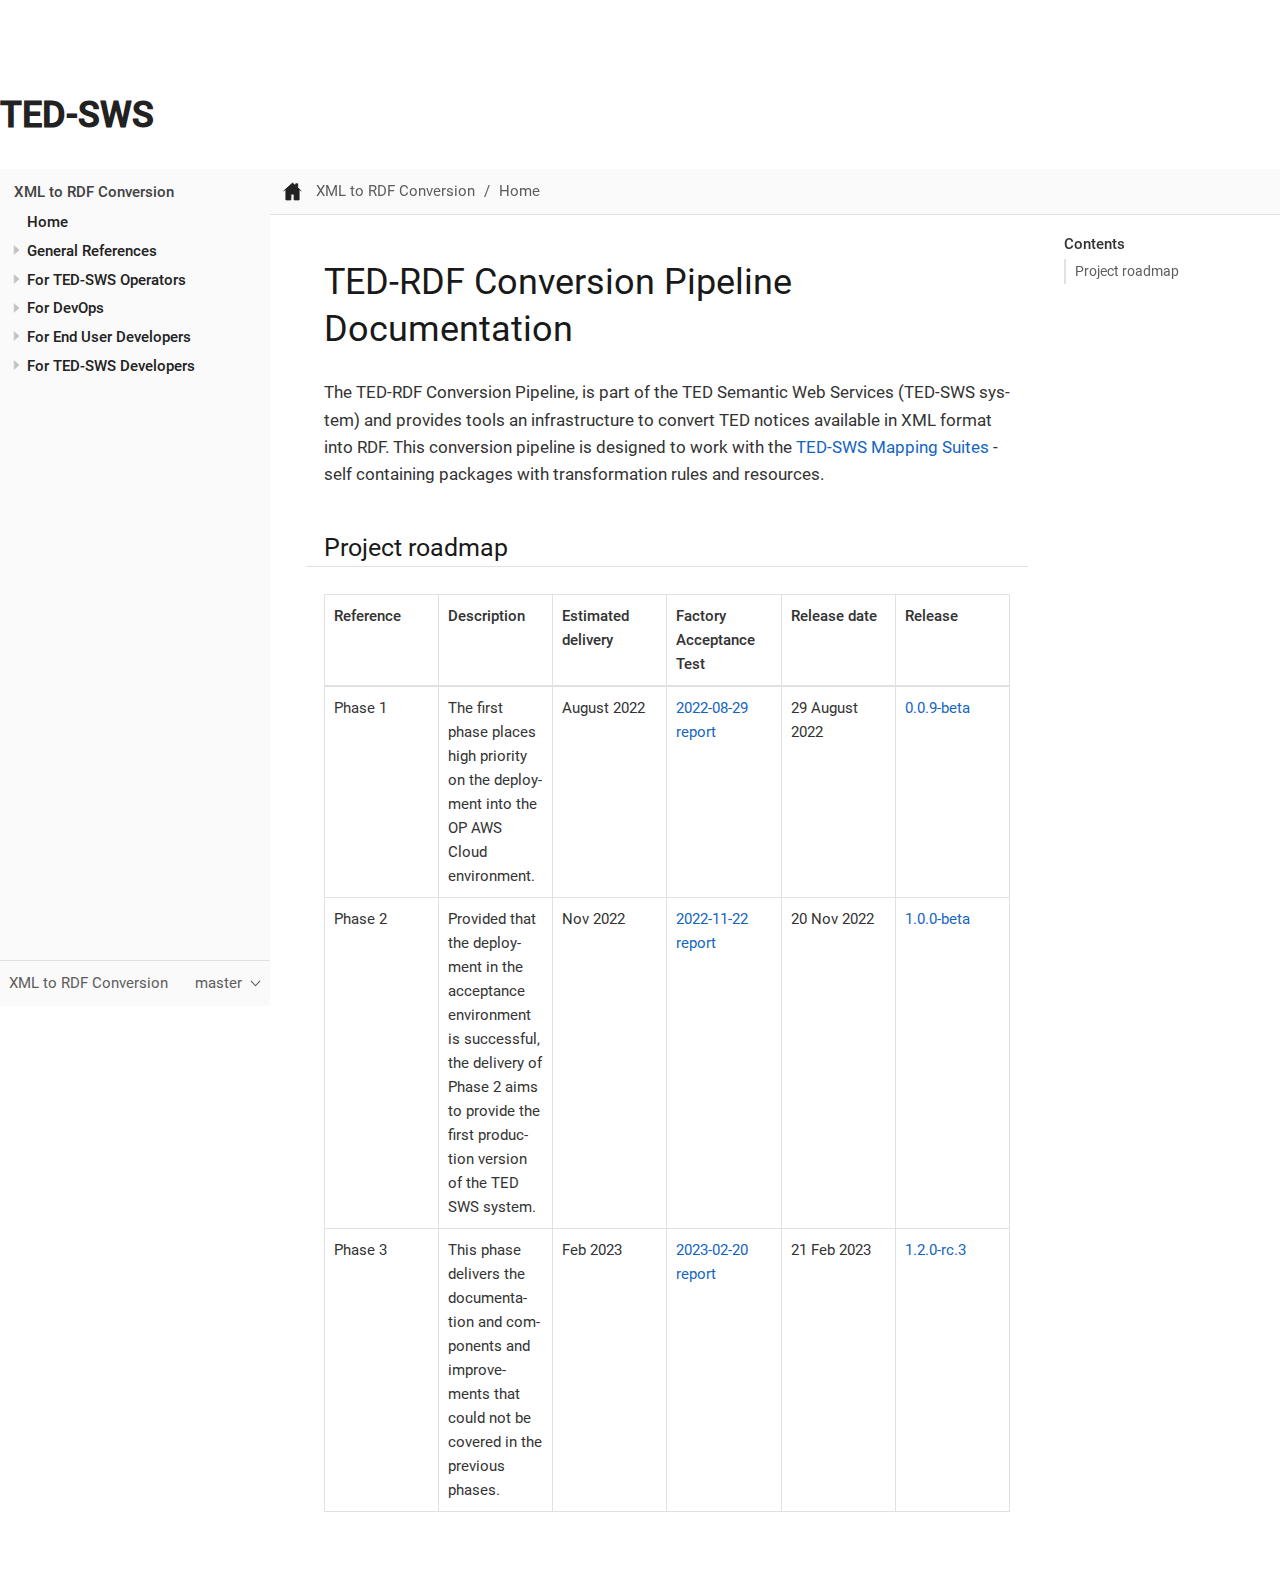
<file: index.html>
<!DOCTYPE html>
<meta charset="utf-8">
<script>location="ted-sws/index.html"</script>
<meta http-equiv="refresh" content="0; url=ted-sws/index.html">
<meta name="robots" content="noindex">
<title>Redirect Notice</title>
<h1>Redirect Notice</h1>
<p>The page you requested has been relocated to <a href="ted-sws/index.html">ted-sws/index.html</a>.</p>
</file>
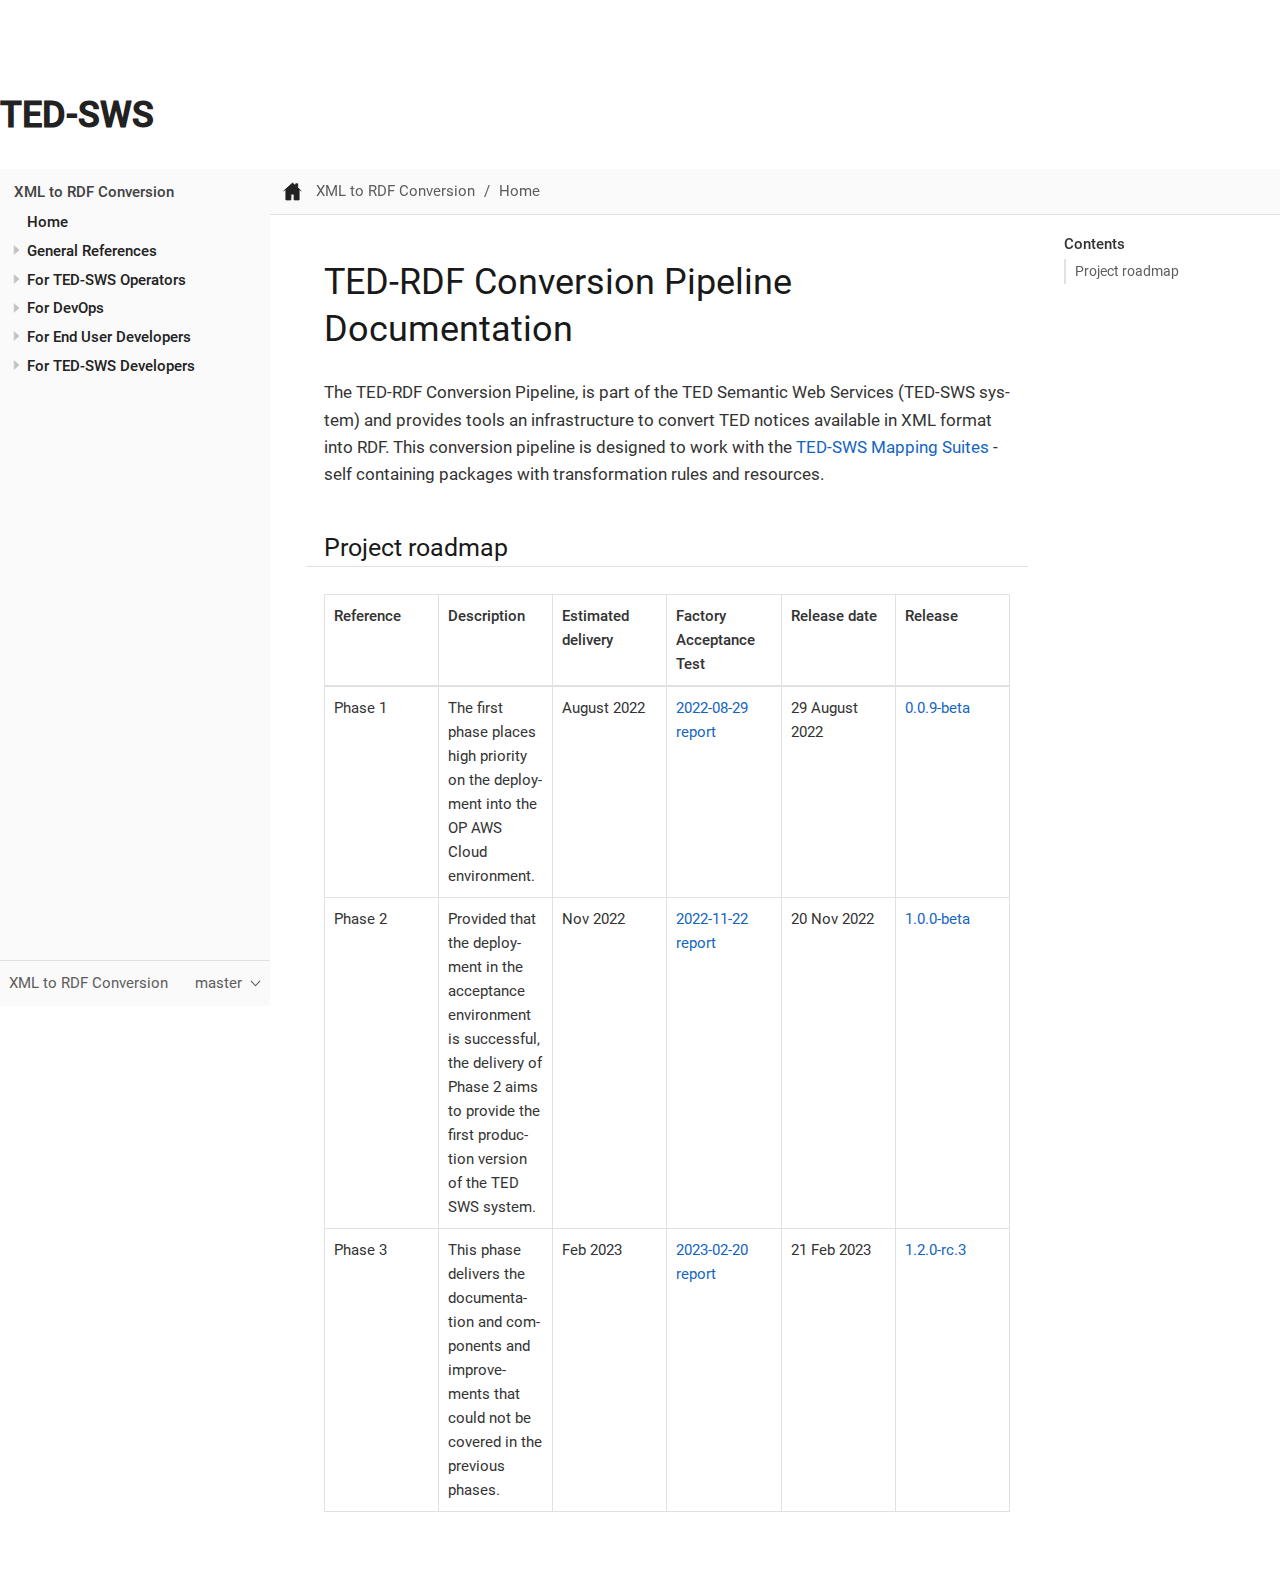
<file: ted-sws/index.html>
<!DOCTYPE html>
<html lang="en">
  <head>
    <meta charset="utf-8">
    <meta name="viewport" content="width=device-width,initial-scale=1">
    <title>TED-RDF Conversion Pipeline Documentation :: ted-sws-docs</title>
    <meta name="generator" content="Antora 3.1.4">
    <link rel="stylesheet" href="../_/css/site.css">
  </head>
  <body class="article">
<div class="navbar-item has-dropdown is-hoverable">
<h1>TED-SWS</h1>
</div><div class="body">
<div class="nav-container" data-component="ted-sws" data-version="master">
  <aside class="nav">
    <div class="panels">
<div class="nav-panel-menu is-active" data-panel="menu">
  <nav class="nav-menu">
    <button class="nav-menu-toggle" aria-label="Toggle expand/collapse all"></button>
    <h3 class="title"><a href="index.html">XML to RDF Conversion</a></h3>
<ul class="nav-list">
  <li class="nav-item" data-depth="0">
<ul class="nav-list">
  <li class="nav-item is-current-page" data-depth="1">
    <a class="nav-link" href="index.html">Home</a>
  </li>
  <li class="nav-item" data-depth="1">
    <button class="nav-item-toggle"></button>
    <span class="nav-text"><span class="separated"><strong>General References</strong></span></span>
<ul class="nav-list">
  <li class="nav-item" data-depth="2">
    <a class="nav-link" href="ted-sws-introduction.html">About TED-SWS</a>
  </li>
  <li class="nav-item" data-depth="2">
    <a class="nav-link" href="glossary.html">Glossary</a>
  </li>
</ul>
  </li>
  <li class="nav-item" data-depth="1">
    <button class="nav-item-toggle"></button>
    <span class="nav-text"><span class="separated"><strong>For TED-SWS Operators</strong></span></span>
<ul class="nav-list">
  <li class="nav-item" data-depth="2">
    <a class="nav-link" href="user_manual/getting_started_user_manual.html">Getting started</a>
  </li>
  <li class="nav-item" data-depth="2">
    <a class="nav-link" href="user_manual/system-overview.html">System overview</a>
  </li>
  <li class="nav-item" data-depth="2">
    <a class="nav-link" href="user_manual/access-security.html">Security and access</a>
  </li>
  <li class="nav-item" data-depth="2">
    <a class="nav-link" href="user_manual/workflow-management-airflow.html">Workflow management with Airflow</a>
  </li>
  <li class="nav-item" data-depth="2">
    <a class="nav-link" href="user_manual/system-monitoring-metabase.html">System monitoring with Metabase</a>
  </li>
</ul>
  </li>
  <li class="nav-item" data-depth="1">
    <button class="nav-item-toggle"></button>
    <span class="nav-text"><span class="separated"><strong>For DevOps</strong></span></span>
<ul class="nav-list">
  <li class="nav-item" data-depth="2">
    <span class="nav-text"><a href="_attachments/aws-infra-docs/TED-SWS-Installation-manual-v2.6.1.pdf" target="_blank" rel="noopener">AWS installation manual (v2.6.1)</a></span>
  </li>
  <li class="nav-item" data-depth="2">
    <span class="nav-text"><a href="_attachments/aws-infra-docs/TED-SWS-AWS-Infrastructure-architecture-overview-v0.9.pdf" target="_blank" rel="noopener">AWS infrastructure architecture (v0.9)</a></span>
  </li>
</ul>
  </li>
  <li class="nav-item" data-depth="1">
    <button class="nav-item-toggle"></button>
    <span class="nav-text"><span class="separated"><strong>For End User Developers</strong></span></span>
<ul class="nav-list">
  <li class="nav-item" data-depth="2">
    <a class="nav-link" href="https://docs.ted.europa.eu/SWS/sample_app/sparql_queries.html">Accessing data in Cellar</a>
  </li>
  <li class="nav-item" data-depth="2">
    <span class="nav-text"><a href="https://docs.ted.europa.eu/EPO/latest/index.html" target="_blank" rel="noopener">eProcurement ontology (latest)</a></span>
  </li>
</ul>
  </li>
  <li class="nav-item" data-depth="1">
    <button class="nav-item-toggle"></button>
    <span class="nav-text"><span class="separated"><strong>For TED-SWS Developers</strong></span></span>
<ul class="nav-list">
  <li class="nav-item" data-depth="2">
    <a class="nav-link" href="architecture/arhitecture_choices.html">Architectural choices</a>
  </li>
</ul>
  </li>
</ul>
  </li>
</ul>
  </nav>
</div>
<div class="nav-panel-explore" data-panel="explore">
  <div class="context">
    <span class="title">XML to RDF Conversion</span>
    <span class="version">master</span>
  </div>
  <ul class="components">
    <li class="component is-current">
      <a class="title" href="index.html">XML to RDF Conversion</a>
      <ul class="versions">
        <li class="version is-current is-latest">
          <a href="index.html">master</a>
        </li>
      </ul>
    </li>
  </ul>
</div>
    </div>
  </aside>
</div>
<main class="article">
<div class="toolbar" role="navigation">
<button class="nav-toggle"></button>
  <a href="index.html" class="home-link is-current"></a>
<nav class="breadcrumbs" aria-label="breadcrumbs">
  <ul>
    <li><a href="index.html">XML to RDF Conversion</a></li>
    <li><a href="index.html">Home</a></li>
  </ul>
</nav>
</div>
  <div class="content">
<aside class="toc sidebar" data-title="Contents" data-levels="6">
  <div class="toc-menu"></div>
</aside>
<article class="doc">
<h1 class="page">TED-RDF Conversion Pipeline Documentation</h1>
<div id="preamble">
<div class="sectionbody">
<div class="paragraph">
<p>The TED-RDF Conversion Pipeline, is part of the TED Semantic Web Services (TED-SWS system) and provides tools an infrastructure to convert TED notices available in XML format into RDF. This conversion pipeline is designed to work with the <a href="https://docs.ted.europa.eu/rdf-mapping/index.html">TED-SWS Mapping Suites</a> - self containing packages with transformation rules and resources.</p>
</div>
</div>
</div>
<div class="sect1">
<h2 id="_project_roadmap"><a class="anchor" href="#_project_roadmap"></a>Project roadmap</h2>
<div class="sectionbody">
<table class="tableblock frame-all grid-all stretch">
<colgroup>
<col style="width: 16.6666%;">
<col style="width: 16.6666%;">
<col style="width: 16.6666%;">
<col style="width: 16.6666%;">
<col style="width: 16.6666%;">
<col style="width: 16.667%;">
</colgroup>
<thead>
<tr>
<th class="tableblock halign-left valign-top">Reference</th>
<th class="tableblock halign-left valign-top">Description</th>
<th class="tableblock halign-left valign-top">Estimated delivery</th>
<th class="tableblock halign-left valign-top">Factory Acceptance Test</th>
<th class="tableblock halign-left valign-top">Release date</th>
<th class="tableblock halign-left valign-top">Release</th>
</tr>
</thead>
<tbody>
<tr>
<td class="tableblock halign-left valign-top"><p class="tableblock">Phase 1</p></td>
<td class="tableblock halign-left valign-top"><p class="tableblock">The first phase places high priority on the deployment into the OP AWS Cloud environment.</p></td>
<td class="tableblock halign-left valign-top"><p class="tableblock">August 2022</p></td>
<td class="tableblock halign-left valign-top"><p class="tableblock"><a href="_attachments/FATs/2022-08-29-report/index.html" class="xref attachment">2022-08-29 report</a></p></td>
<td class="tableblock halign-left valign-top"><p class="tableblock">29 August 2022</p></td>
<td class="tableblock halign-left valign-top"><p class="tableblock"><a href="https://github.com/OP-TED/ted-rdf-conversion-pipeline/releases/tag/0.0.9-beta">0.0.9-beta</a></p></td>
</tr>
<tr>
<td class="tableblock halign-left valign-top"><p class="tableblock">Phase 2</p></td>
<td class="tableblock halign-left valign-top"><p class="tableblock">Provided that the deployment in the acceptance environment is successful, the delivery of Phase 2 aims to provide the first production version of the TED SWS system.</p></td>
<td class="tableblock halign-left valign-top"><p class="tableblock">Nov 2022</p></td>
<td class="tableblock halign-left valign-top"><p class="tableblock"><a href="_attachments/FATs/2022-11-22-TED-SWS-FAT-complete.html" class="xref attachment">2022-11-22 report</a></p></td>
<td class="tableblock halign-left valign-top"><p class="tableblock">20 Nov 2022</p></td>
<td class="tableblock halign-left valign-top"><p class="tableblock"><a href="https://github.com/OP-TED/ted-rdf-conversion-pipeline/releases/tag/1.0.0-beta">1.0.0-beta</a></p></td>
</tr>
<tr>
<td class="tableblock halign-left valign-top"><p class="tableblock">Phase 3</p></td>
<td class="tableblock halign-left valign-top"><p class="tableblock">This phase delivers the documentation and components and improvements that could not be covered in the previous phases.</p></td>
<td class="tableblock halign-left valign-top"><p class="tableblock">Feb 2023</p></td>
<td class="tableblock halign-left valign-top"><p class="tableblock"><a href="_attachments/FATs/2023-02-20-TED-SWS-FAT-complete.html" class="xref attachment">2023-02-20 report</a></p></td>
<td class="tableblock halign-left valign-top"><p class="tableblock">21 Feb 2023</p></td>
<td class="tableblock halign-left valign-top"><p class="tableblock"><a href="https://github.com/OP-TED/ted-rdf-conversion-pipeline/tree/1.2.0-rc.3">1.2.0-rc.3</a></p></td>
</tr>
</tbody>
</table>
</div>
</div>
</article>
  </div>
</main>
</div>
<div>
</div>
<script id="site-script" src="../_/js/site.js" data-ui-root-path="../_"></script>
<script async src="../_/js/vendor/highlight.js"></script>
  </body>
</html>
</file>
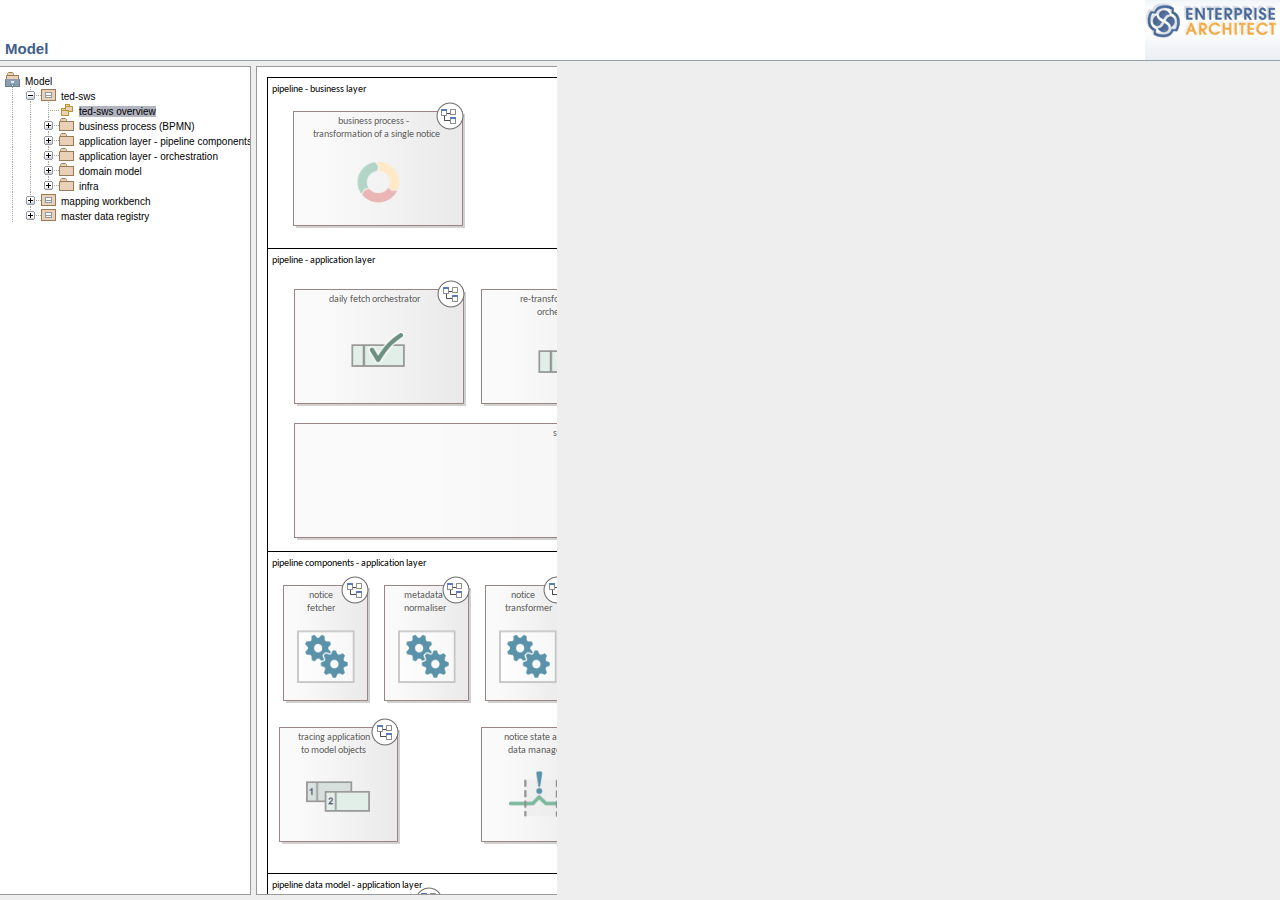
<file: ted-sws/_attachments/ted-sws-architecture/index.html>
<!DOCTYPE html PUBLIC "-//W3C//DTD XHTML 1.0 Transitional//EN" "http://www.w3.org/TR/xhtml1/DTD/xhtml1-transitional.dtd">
<html xmlns="http://www.w3.org/1999/xhtml">
<head>
<meta http-equiv="Content-Type" content="text/html; charset=UTF-8" />
<title>Model</title>
<link href="css/ea.css" rel="stylesheet" type="text/css" />
<script language="JavaScript" src="js/displayToc.js" type="text/javascript"></script>
</head>
<body onload="initLoad(this,'toc.html','./EARoot/EA1/EA1.html')" onresize="resizePage()">
<div class="IndexTitle">
	Model
</div>
<div class="IndexHeader" id="IndexHeader">
	<img src="images/ea.gif" align="right" alt="Enterprise Architect" />
</div>
<noscript>
	<div class="NoScript">
		It appears that you may have Javascript disabled.
	</div>
</noscript>
</body>
</html>
</file>
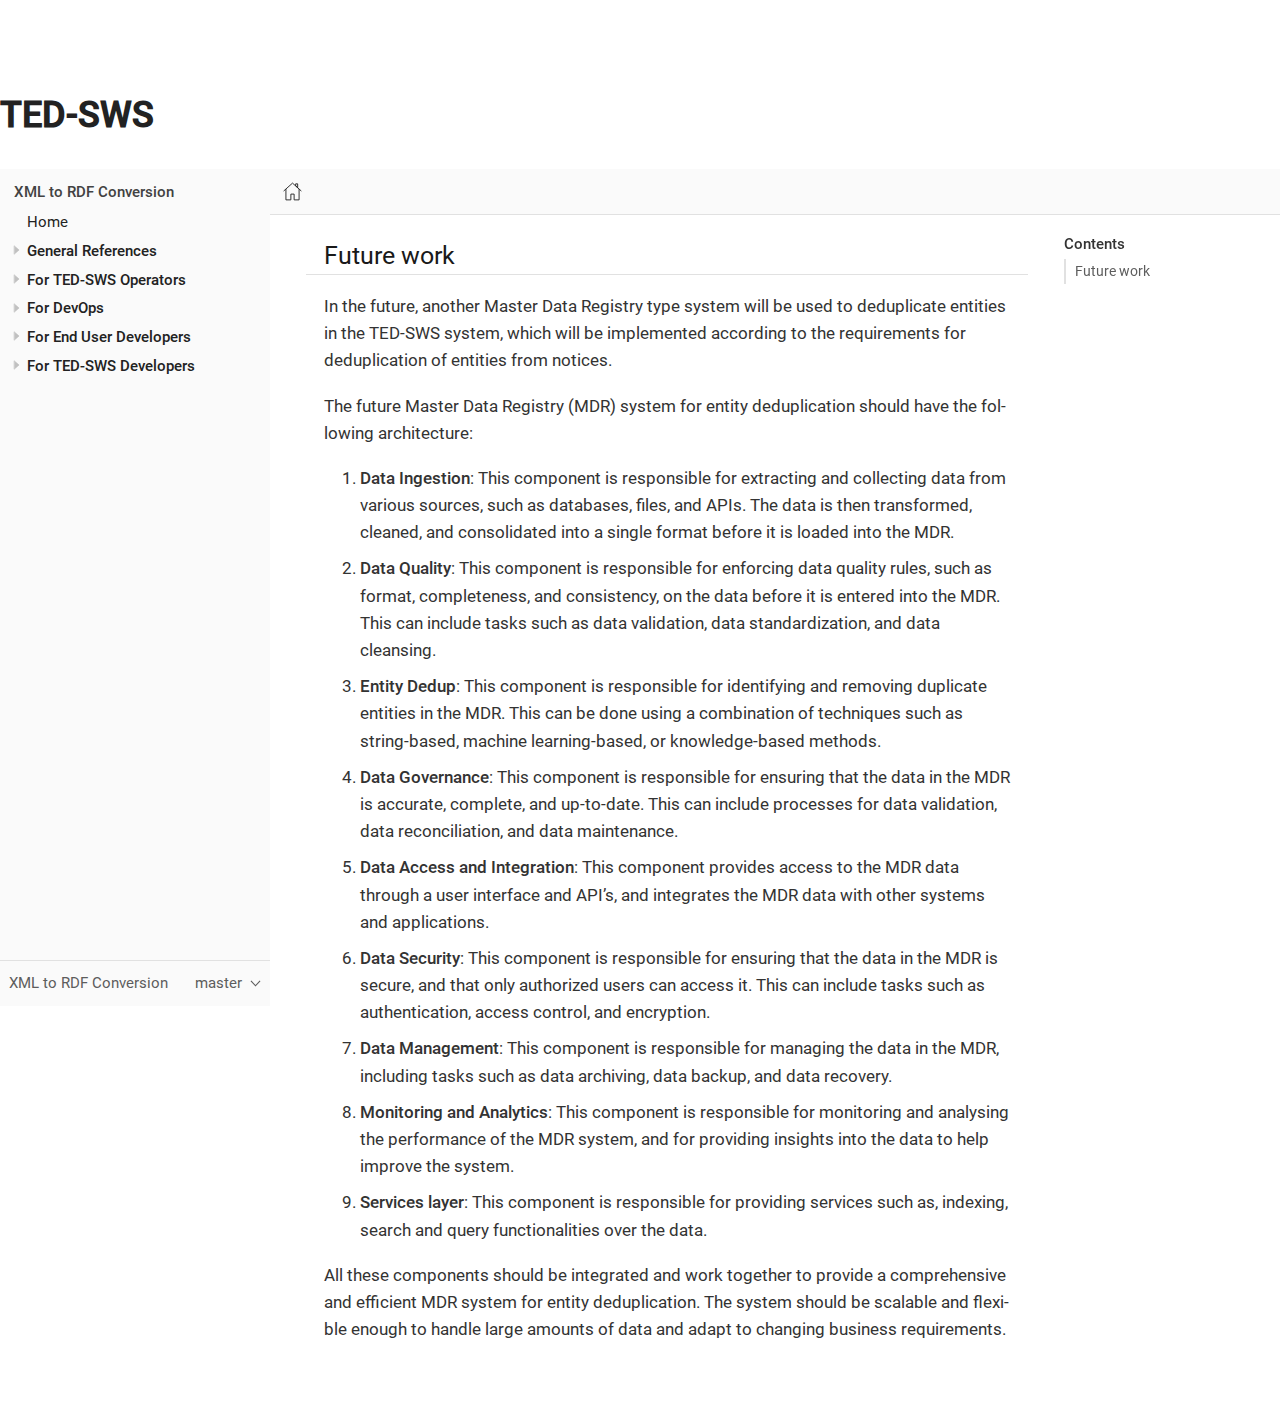
<file: ted-sws/future_work.html>
<!DOCTYPE html>
<html lang="en">
  <head>
    <meta charset="utf-8">
    <meta name="viewport" content="width=device-width,initial-scale=1">
    <title>Untitled :: ted-sws-docs</title>
    <meta name="generator" content="Antora 3.1.4">
    <link rel="stylesheet" href="../_/css/site.css">
  </head>
  <body class="article">
<div class="navbar-item has-dropdown is-hoverable">
<h1>TED-SWS</h1>
</div><div class="body">
<div class="nav-container" data-component="ted-sws" data-version="master">
  <aside class="nav">
    <div class="panels">
<div class="nav-panel-menu is-active" data-panel="menu">
  <nav class="nav-menu">
    <button class="nav-menu-toggle" aria-label="Toggle expand/collapse all"></button>
    <h3 class="title"><a href="index.html">XML to RDF Conversion</a></h3>
<ul class="nav-list">
  <li class="nav-item" data-depth="0">
<ul class="nav-list">
  <li class="nav-item" data-depth="1">
    <a class="nav-link" href="index.html">Home</a>
  </li>
  <li class="nav-item" data-depth="1">
    <button class="nav-item-toggle"></button>
    <span class="nav-text"><span class="separated"><strong>General References</strong></span></span>
<ul class="nav-list">
  <li class="nav-item" data-depth="2">
    <a class="nav-link" href="ted-sws-introduction.html">About TED-SWS</a>
  </li>
  <li class="nav-item" data-depth="2">
    <a class="nav-link" href="glossary.html">Glossary</a>
  </li>
</ul>
  </li>
  <li class="nav-item" data-depth="1">
    <button class="nav-item-toggle"></button>
    <span class="nav-text"><span class="separated"><strong>For TED-SWS Operators</strong></span></span>
<ul class="nav-list">
  <li class="nav-item" data-depth="2">
    <a class="nav-link" href="user_manual/getting_started_user_manual.html">Getting started</a>
  </li>
  <li class="nav-item" data-depth="2">
    <a class="nav-link" href="user_manual/system-overview.html">System overview</a>
  </li>
  <li class="nav-item" data-depth="2">
    <a class="nav-link" href="user_manual/access-security.html">Security and access</a>
  </li>
  <li class="nav-item" data-depth="2">
    <a class="nav-link" href="user_manual/workflow-management-airflow.html">Workflow management with Airflow</a>
  </li>
  <li class="nav-item" data-depth="2">
    <a class="nav-link" href="user_manual/system-monitoring-metabase.html">System monitoring with Metabase</a>
  </li>
</ul>
  </li>
  <li class="nav-item" data-depth="1">
    <button class="nav-item-toggle"></button>
    <span class="nav-text"><span class="separated"><strong>For DevOps</strong></span></span>
<ul class="nav-list">
  <li class="nav-item" data-depth="2">
    <span class="nav-text"><a href="_attachments/aws-infra-docs/TED-SWS-Installation-manual-v2.6.1.pdf" target="_blank" rel="noopener">AWS installation manual (v2.6.1)</a></span>
  </li>
  <li class="nav-item" data-depth="2">
    <span class="nav-text"><a href="_attachments/aws-infra-docs/TED-SWS-AWS-Infrastructure-architecture-overview-v0.9.pdf" target="_blank" rel="noopener">AWS infrastructure architecture (v0.9)</a></span>
  </li>
</ul>
  </li>
  <li class="nav-item" data-depth="1">
    <button class="nav-item-toggle"></button>
    <span class="nav-text"><span class="separated"><strong>For End User Developers</strong></span></span>
<ul class="nav-list">
  <li class="nav-item" data-depth="2">
    <a class="nav-link" href="https://docs.ted.europa.eu/SWS/sample_app/sparql_queries.html">Accessing data in Cellar</a>
  </li>
  <li class="nav-item" data-depth="2">
    <span class="nav-text"><a href="https://docs.ted.europa.eu/EPO/latest/index.html" target="_blank" rel="noopener">eProcurement ontology (latest)</a></span>
  </li>
</ul>
  </li>
  <li class="nav-item" data-depth="1">
    <button class="nav-item-toggle"></button>
    <span class="nav-text"><span class="separated"><strong>For TED-SWS Developers</strong></span></span>
<ul class="nav-list">
  <li class="nav-item" data-depth="2">
    <a class="nav-link" href="architecture/arhitecture_choices.html">Architectural choices</a>
  </li>
</ul>
  </li>
</ul>
  </li>
</ul>
  </nav>
</div>
<div class="nav-panel-explore" data-panel="explore">
  <div class="context">
    <span class="title">XML to RDF Conversion</span>
    <span class="version">master</span>
  </div>
  <ul class="components">
    <li class="component is-current">
      <a class="title" href="index.html">XML to RDF Conversion</a>
      <ul class="versions">
        <li class="version is-current is-latest">
          <a href="index.html">master</a>
        </li>
      </ul>
    </li>
  </ul>
</div>
    </div>
  </aside>
</div>
<main class="article">
<div class="toolbar" role="navigation">
<button class="nav-toggle"></button>
  <a href="index.html" class="home-link"></a>
<nav class="breadcrumbs" aria-label="breadcrumbs">
</nav>
</div>
  <div class="content">
<aside class="toc sidebar" data-title="Contents" data-levels="6">
  <div class="toc-menu"></div>
</aside>
<article class="doc">
<div class="sect1">
<h2 id="_future_work"><a class="anchor" href="#_future_work"></a>Future work</h2>
<div class="sectionbody">
<div class="paragraph">
<p>In the future, another Master Data Registry type system will be used to
deduplicate entities in the TED-SWS system, which will be implemented
according to the requirements for deduplication of entities from
notices.</p>
</div>
<div class="paragraph">
<p>The future Master Data Registry (MDR) system for entity deduplication
should have the following architecture:</p>
</div>
<div class="olist arabic">
<ol class="arabic">
<li>
<p><strong>Data Ingestion</strong>: This component is responsible for extracting and
collecting data from various sources, such as databases, files, and
APIs. The data is then transformed, cleaned, and consolidated into a
single format before it is loaded into the MDR.</p>
</li>
<li>
<p><strong>Data Quality</strong>: This component is responsible for enforcing data quality
rules, such as format, completeness, and consistency, on the data before
it is entered into the MDR. This can include tasks such as data
validation, data standardization, and data cleansing.</p>
</li>
<li>
<p><strong>Entity Dedup</strong>: This component is responsible for identifying and
removing duplicate entities in the MDR. This can be done using a
combination of techniques such as string-based, machine learning-based,
or knowledge-based methods.</p>
</li>
<li>
<p><strong>Data Governance</strong>: This component is responsible for ensuring that the
data in the MDR is accurate, complete, and up-to-date. This can include
processes for data validation, data reconciliation, and data
maintenance.</p>
</li>
<li>
<p><strong>Data Access and Integration</strong>: This component provides access to the MDR
data through a user interface and API&#8217;s, and integrates the MDR data
with other systems and applications.</p>
</li>
<li>
<p><strong>Data Security</strong>: This component is responsible for ensuring that the
data in the MDR is secure, and that only authorized users can access it.
This can include tasks such as authentication, access control, and
encryption.</p>
</li>
<li>
<p><strong>Data Management</strong>: This component is responsible for managing the data
in the MDR, including tasks such as data archiving, data backup, and
data recovery.</p>
</li>
<li>
<p><strong>Monitoring and Analytics</strong>: This component is responsible for monitoring
and analysing the performance of the MDR system, and for providing
insights into the data to help improve the system.</p>
</li>
<li>
<p><strong>Services layer</strong>: This component is responsible for providing services
such as, indexing, search and query functionalities over the data.</p>
</li>
</ol>
</div>
<div class="paragraph">
<p>All these components should be integrated and work together to provide a
comprehensive and efficient MDR system for entity deduplication. The
system should be scalable and flexible enough to handle large amounts of
data and adapt to changing business requirements.</p>
</div>
</div>
</div>
</article>
  </div>
</main>
</div>
<div>
</div>
<script id="site-script" src="../_/js/site.js" data-ui-root-path="../_"></script>
<script async src="../_/js/vendor/highlight.js"></script>
  </body>
</html>
</file>
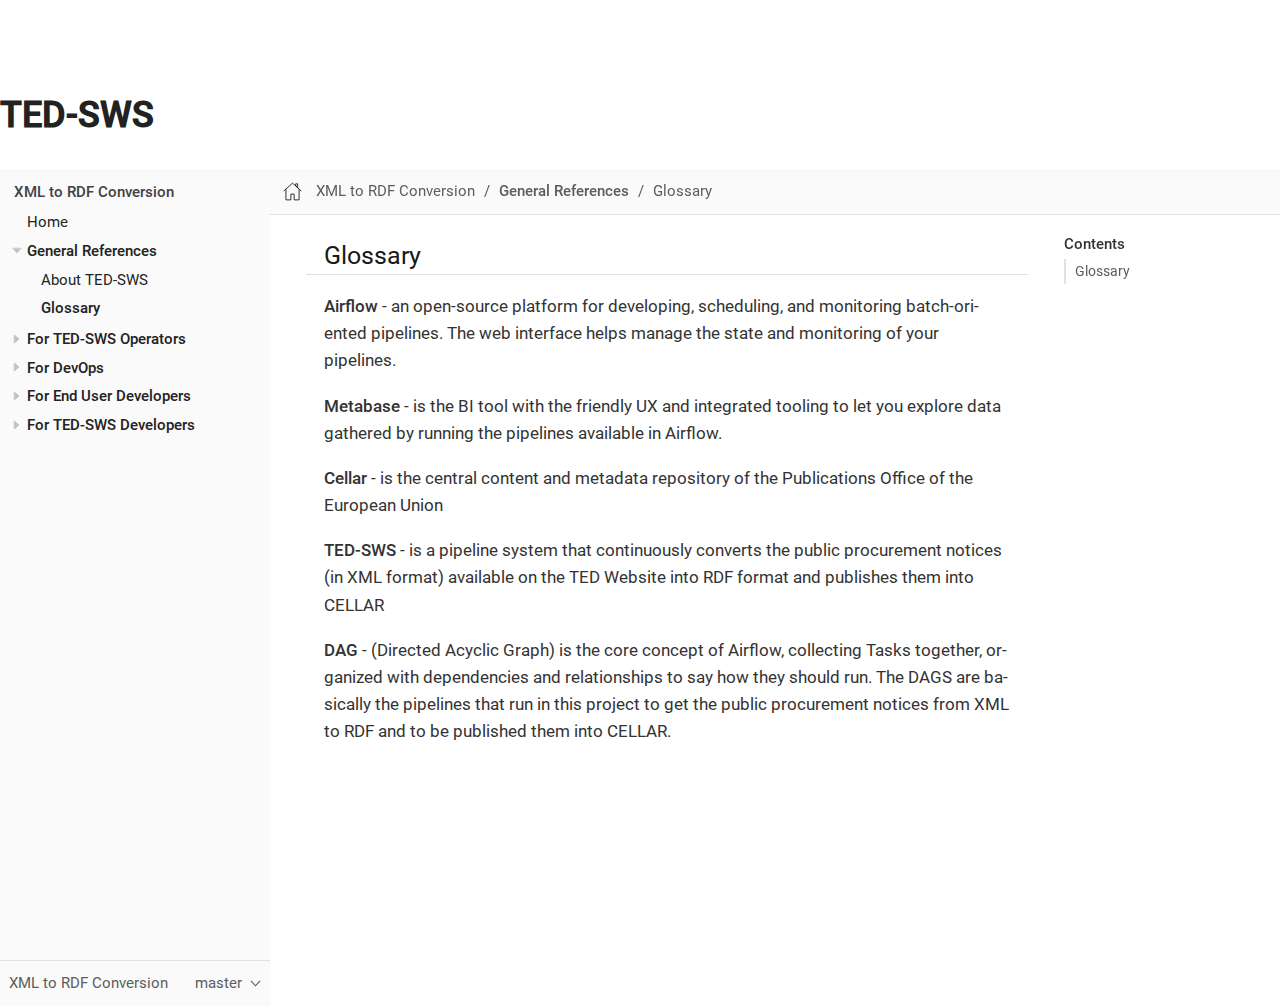
<file: ted-sws/glossary.html>
<!DOCTYPE html>
<html lang="en">
  <head>
    <meta charset="utf-8">
    <meta name="viewport" content="width=device-width,initial-scale=1">
    <title>Untitled :: ted-sws-docs</title>
    <meta name="generator" content="Antora 3.1.4">
    <link rel="stylesheet" href="../_/css/site.css">
  </head>
  <body class="article">
<div class="navbar-item has-dropdown is-hoverable">
<h1>TED-SWS</h1>
</div><div class="body">
<div class="nav-container" data-component="ted-sws" data-version="master">
  <aside class="nav">
    <div class="panels">
<div class="nav-panel-menu is-active" data-panel="menu">
  <nav class="nav-menu">
    <button class="nav-menu-toggle" aria-label="Toggle expand/collapse all"></button>
    <h3 class="title"><a href="index.html">XML to RDF Conversion</a></h3>
<ul class="nav-list">
  <li class="nav-item" data-depth="0">
<ul class="nav-list">
  <li class="nav-item" data-depth="1">
    <a class="nav-link" href="index.html">Home</a>
  </li>
  <li class="nav-item" data-depth="1">
    <button class="nav-item-toggle"></button>
    <span class="nav-text"><span class="separated"><strong>General References</strong></span></span>
<ul class="nav-list">
  <li class="nav-item" data-depth="2">
    <a class="nav-link" href="ted-sws-introduction.html">About TED-SWS</a>
  </li>
  <li class="nav-item is-current-page" data-depth="2">
    <a class="nav-link" href="glossary.html">Glossary</a>
  </li>
</ul>
  </li>
  <li class="nav-item" data-depth="1">
    <button class="nav-item-toggle"></button>
    <span class="nav-text"><span class="separated"><strong>For TED-SWS Operators</strong></span></span>
<ul class="nav-list">
  <li class="nav-item" data-depth="2">
    <a class="nav-link" href="user_manual/getting_started_user_manual.html">Getting started</a>
  </li>
  <li class="nav-item" data-depth="2">
    <a class="nav-link" href="user_manual/system-overview.html">System overview</a>
  </li>
  <li class="nav-item" data-depth="2">
    <a class="nav-link" href="user_manual/access-security.html">Security and access</a>
  </li>
  <li class="nav-item" data-depth="2">
    <a class="nav-link" href="user_manual/workflow-management-airflow.html">Workflow management with Airflow</a>
  </li>
  <li class="nav-item" data-depth="2">
    <a class="nav-link" href="user_manual/system-monitoring-metabase.html">System monitoring with Metabase</a>
  </li>
</ul>
  </li>
  <li class="nav-item" data-depth="1">
    <button class="nav-item-toggle"></button>
    <span class="nav-text"><span class="separated"><strong>For DevOps</strong></span></span>
<ul class="nav-list">
  <li class="nav-item" data-depth="2">
    <span class="nav-text"><a href="_attachments/aws-infra-docs/TED-SWS-Installation-manual-v2.6.1.pdf" target="_blank" rel="noopener">AWS installation manual (v2.6.1)</a></span>
  </li>
  <li class="nav-item" data-depth="2">
    <span class="nav-text"><a href="_attachments/aws-infra-docs/TED-SWS-AWS-Infrastructure-architecture-overview-v0.9.pdf" target="_blank" rel="noopener">AWS infrastructure architecture (v0.9)</a></span>
  </li>
</ul>
  </li>
  <li class="nav-item" data-depth="1">
    <button class="nav-item-toggle"></button>
    <span class="nav-text"><span class="separated"><strong>For End User Developers</strong></span></span>
<ul class="nav-list">
  <li class="nav-item" data-depth="2">
    <a class="nav-link" href="https://docs.ted.europa.eu/SWS/sample_app/sparql_queries.html">Accessing data in Cellar</a>
  </li>
  <li class="nav-item" data-depth="2">
    <span class="nav-text"><a href="https://docs.ted.europa.eu/EPO/latest/index.html" target="_blank" rel="noopener">eProcurement ontology (latest)</a></span>
  </li>
</ul>
  </li>
  <li class="nav-item" data-depth="1">
    <button class="nav-item-toggle"></button>
    <span class="nav-text"><span class="separated"><strong>For TED-SWS Developers</strong></span></span>
<ul class="nav-list">
  <li class="nav-item" data-depth="2">
    <a class="nav-link" href="architecture/arhitecture_choices.html">Architectural choices</a>
  </li>
</ul>
  </li>
</ul>
  </li>
</ul>
  </nav>
</div>
<div class="nav-panel-explore" data-panel="explore">
  <div class="context">
    <span class="title">XML to RDF Conversion</span>
    <span class="version">master</span>
  </div>
  <ul class="components">
    <li class="component is-current">
      <a class="title" href="index.html">XML to RDF Conversion</a>
      <ul class="versions">
        <li class="version is-current is-latest">
          <a href="index.html">master</a>
        </li>
      </ul>
    </li>
  </ul>
</div>
    </div>
  </aside>
</div>
<main class="article">
<div class="toolbar" role="navigation">
<button class="nav-toggle"></button>
  <a href="index.html" class="home-link"></a>
<nav class="breadcrumbs" aria-label="breadcrumbs">
  <ul>
    <li><a href="index.html">XML to RDF Conversion</a></li>
    <li><span class="separated"><strong>General References</strong></span></li>
    <li><a href="glossary.html">Glossary</a></li>
  </ul>
</nav>
</div>
  <div class="content">
<aside class="toc sidebar" data-title="Contents" data-levels="6">
  <div class="toc-menu"></div>
</aside>
<article class="doc">
<div class="sect1">
<h2 id="_glossary"><a class="anchor" href="#_glossary"></a>Glossary</h2>
<div class="sectionbody">
<div class="paragraph">
<p><strong>Airflow</strong> - an open-source platform for developing, scheduling, and
monitoring batch-oriented pipelines. The web interface helps manage the
state and monitoring of your pipelines.</p>
</div>
<div class="paragraph">
<p><strong>Metabase</strong> - is the BI tool with the friendly UX and integrated tooling
to let you explore data gathered by running the pipelines available in
Airflow.</p>
</div>
<div class="paragraph">
<p><strong>Cellar</strong> - is the central content and metadata repository of the
Publications Office of the European Union</p>
</div>
<div class="paragraph">
<p><strong>TED-SWS</strong> - is a pipeline system that continuously converts the public
procurement notices (in XML format) available on the TED Website into
RDF format and publishes them into CELLAR</p>
</div>
<div class="paragraph">
<p><strong>DAG</strong> - (Directed Acyclic Graph) is the core concept of Airflow,
collecting Tasks together, organized with dependencies and relationships
to say how they should run. The DAGS are basically the pipelines that
run in this project to get the public procurement notices from XML to
RDF and to be published them into CELLAR.</p>
</div>
</div>
</div>
</article>
  </div>
</main>
</div>
<div>
</div>
<script id="site-script" src="../_/js/site.js" data-ui-root-path="../_"></script>
<script async src="../_/js/vendor/highlight.js"></script>
  </body>
</html>
</file>
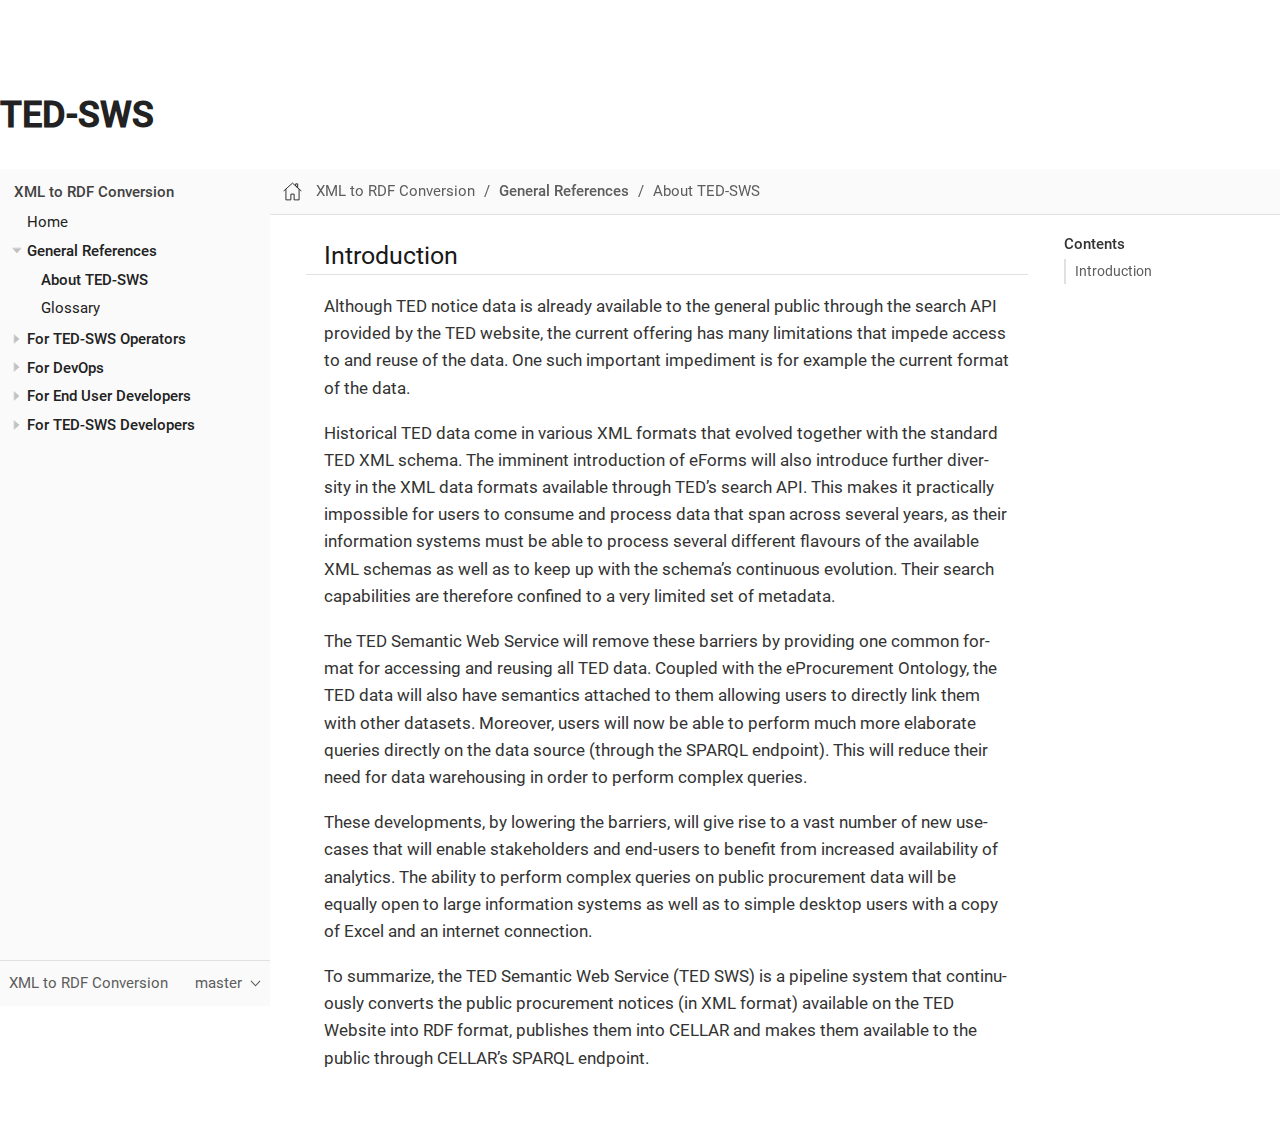
<file: ted-sws/ted-sws-introduction.html>
<!DOCTYPE html>
<html lang="en">
  <head>
    <meta charset="utf-8">
    <meta name="viewport" content="width=device-width,initial-scale=1">
    <title>Untitled :: ted-sws-docs</title>
    <meta name="generator" content="Antora 3.1.4">
    <link rel="stylesheet" href="../_/css/site.css">
  </head>
  <body class="article">
<div class="navbar-item has-dropdown is-hoverable">
<h1>TED-SWS</h1>
</div><div class="body">
<div class="nav-container" data-component="ted-sws" data-version="master">
  <aside class="nav">
    <div class="panels">
<div class="nav-panel-menu is-active" data-panel="menu">
  <nav class="nav-menu">
    <button class="nav-menu-toggle" aria-label="Toggle expand/collapse all"></button>
    <h3 class="title"><a href="index.html">XML to RDF Conversion</a></h3>
<ul class="nav-list">
  <li class="nav-item" data-depth="0">
<ul class="nav-list">
  <li class="nav-item" data-depth="1">
    <a class="nav-link" href="index.html">Home</a>
  </li>
  <li class="nav-item" data-depth="1">
    <button class="nav-item-toggle"></button>
    <span class="nav-text"><span class="separated"><strong>General References</strong></span></span>
<ul class="nav-list">
  <li class="nav-item is-current-page" data-depth="2">
    <a class="nav-link" href="ted-sws-introduction.html">About TED-SWS</a>
  </li>
  <li class="nav-item" data-depth="2">
    <a class="nav-link" href="glossary.html">Glossary</a>
  </li>
</ul>
  </li>
  <li class="nav-item" data-depth="1">
    <button class="nav-item-toggle"></button>
    <span class="nav-text"><span class="separated"><strong>For TED-SWS Operators</strong></span></span>
<ul class="nav-list">
  <li class="nav-item" data-depth="2">
    <a class="nav-link" href="user_manual/getting_started_user_manual.html">Getting started</a>
  </li>
  <li class="nav-item" data-depth="2">
    <a class="nav-link" href="user_manual/system-overview.html">System overview</a>
  </li>
  <li class="nav-item" data-depth="2">
    <a class="nav-link" href="user_manual/access-security.html">Security and access</a>
  </li>
  <li class="nav-item" data-depth="2">
    <a class="nav-link" href="user_manual/workflow-management-airflow.html">Workflow management with Airflow</a>
  </li>
  <li class="nav-item" data-depth="2">
    <a class="nav-link" href="user_manual/system-monitoring-metabase.html">System monitoring with Metabase</a>
  </li>
</ul>
  </li>
  <li class="nav-item" data-depth="1">
    <button class="nav-item-toggle"></button>
    <span class="nav-text"><span class="separated"><strong>For DevOps</strong></span></span>
<ul class="nav-list">
  <li class="nav-item" data-depth="2">
    <span class="nav-text"><a href="_attachments/aws-infra-docs/TED-SWS-Installation-manual-v2.6.1.pdf" target="_blank" rel="noopener">AWS installation manual (v2.6.1)</a></span>
  </li>
  <li class="nav-item" data-depth="2">
    <span class="nav-text"><a href="_attachments/aws-infra-docs/TED-SWS-AWS-Infrastructure-architecture-overview-v0.9.pdf" target="_blank" rel="noopener">AWS infrastructure architecture (v0.9)</a></span>
  </li>
</ul>
  </li>
  <li class="nav-item" data-depth="1">
    <button class="nav-item-toggle"></button>
    <span class="nav-text"><span class="separated"><strong>For End User Developers</strong></span></span>
<ul class="nav-list">
  <li class="nav-item" data-depth="2">
    <a class="nav-link" href="https://docs.ted.europa.eu/SWS/sample_app/sparql_queries.html">Accessing data in Cellar</a>
  </li>
  <li class="nav-item" data-depth="2">
    <span class="nav-text"><a href="https://docs.ted.europa.eu/EPO/latest/index.html" target="_blank" rel="noopener">eProcurement ontology (latest)</a></span>
  </li>
</ul>
  </li>
  <li class="nav-item" data-depth="1">
    <button class="nav-item-toggle"></button>
    <span class="nav-text"><span class="separated"><strong>For TED-SWS Developers</strong></span></span>
<ul class="nav-list">
  <li class="nav-item" data-depth="2">
    <a class="nav-link" href="architecture/arhitecture_choices.html">Architectural choices</a>
  </li>
</ul>
  </li>
</ul>
  </li>
</ul>
  </nav>
</div>
<div class="nav-panel-explore" data-panel="explore">
  <div class="context">
    <span class="title">XML to RDF Conversion</span>
    <span class="version">master</span>
  </div>
  <ul class="components">
    <li class="component is-current">
      <a class="title" href="index.html">XML to RDF Conversion</a>
      <ul class="versions">
        <li class="version is-current is-latest">
          <a href="index.html">master</a>
        </li>
      </ul>
    </li>
  </ul>
</div>
    </div>
  </aside>
</div>
<main class="article">
<div class="toolbar" role="navigation">
<button class="nav-toggle"></button>
  <a href="index.html" class="home-link"></a>
<nav class="breadcrumbs" aria-label="breadcrumbs">
  <ul>
    <li><a href="index.html">XML to RDF Conversion</a></li>
    <li><span class="separated"><strong>General References</strong></span></li>
    <li><a href="ted-sws-introduction.html">About TED-SWS</a></li>
  </ul>
</nav>
</div>
  <div class="content">
<aside class="toc sidebar" data-title="Contents" data-levels="6">
  <div class="toc-menu"></div>
</aside>
<article class="doc">
<div class="sect1">
<h2 id="_introduction"><a class="anchor" href="#_introduction"></a>Introduction</h2>
<div class="sectionbody">
<div class="paragraph">
<p>Although TED notice data is already available to the general public
through the search API provided by the TED website, the current offering
has many limitations that impede access to and reuse of the data. One
such important impediment is for example the current format of the data.</p>
</div>
<div class="paragraph">
<p>Historical TED data come in various XML formats that evolved together
with the standard TED XML schema. The imminent introduction of eForms
will also introduce further diversity in the XML data formats available
through TED&#8217;s search API. This makes it practically impossible for users
to consume and process data that span across several years, as
their information systems must be able to process several different
flavours of the available XML schemas as well as to keep up with the
schema&#8217;s continuous evolution. Their search capabilities are therefore
confined to a very limited set of metadata.</p>
</div>
<div class="paragraph">
<p>The TED Semantic Web Service will remove these barriers by providing one
common format for accessing and reusing all TED data. Coupled with the
eProcurement Ontology, the TED data will also have semantics attached to
them allowing users to directly link them with other datasets.
Moreover, users will now be able to perform much more elaborate
queries directly on the data source (through the SPARQL endpoint). This
will reduce their need for data warehousing in order to perform complex
queries.</p>
</div>
<div class="paragraph">
<p>These developments, by lowering the barriers, will give rise to a vast
number of new use-cases that will enable stakeholders and end-users to
benefit from increased availability of analytics. The ability to perform
complex queries on public procurement data will be equally open to large
information systems as well as to simple desktop users with a copy of
Excel and an internet connection.</p>
</div>
<div class="paragraph">
<p>To summarize, the TED Semantic Web Service (TED SWS) is a pipeline
system that continuously converts the public procurement notices (in XML
format) available on the TED Website into RDF format, publishes them
into CELLAR and makes them available to the public through CELLAR’s
SPARQL endpoint.</p>
</div>
</div>
</div>
</article>
  </div>
</main>
</div>
<div>
</div>
<script id="site-script" src="../_/js/site.js" data-ui-root-path="../_"></script>
<script async src="../_/js/vendor/highlight.js"></script>
  </body>
</html>
</file>
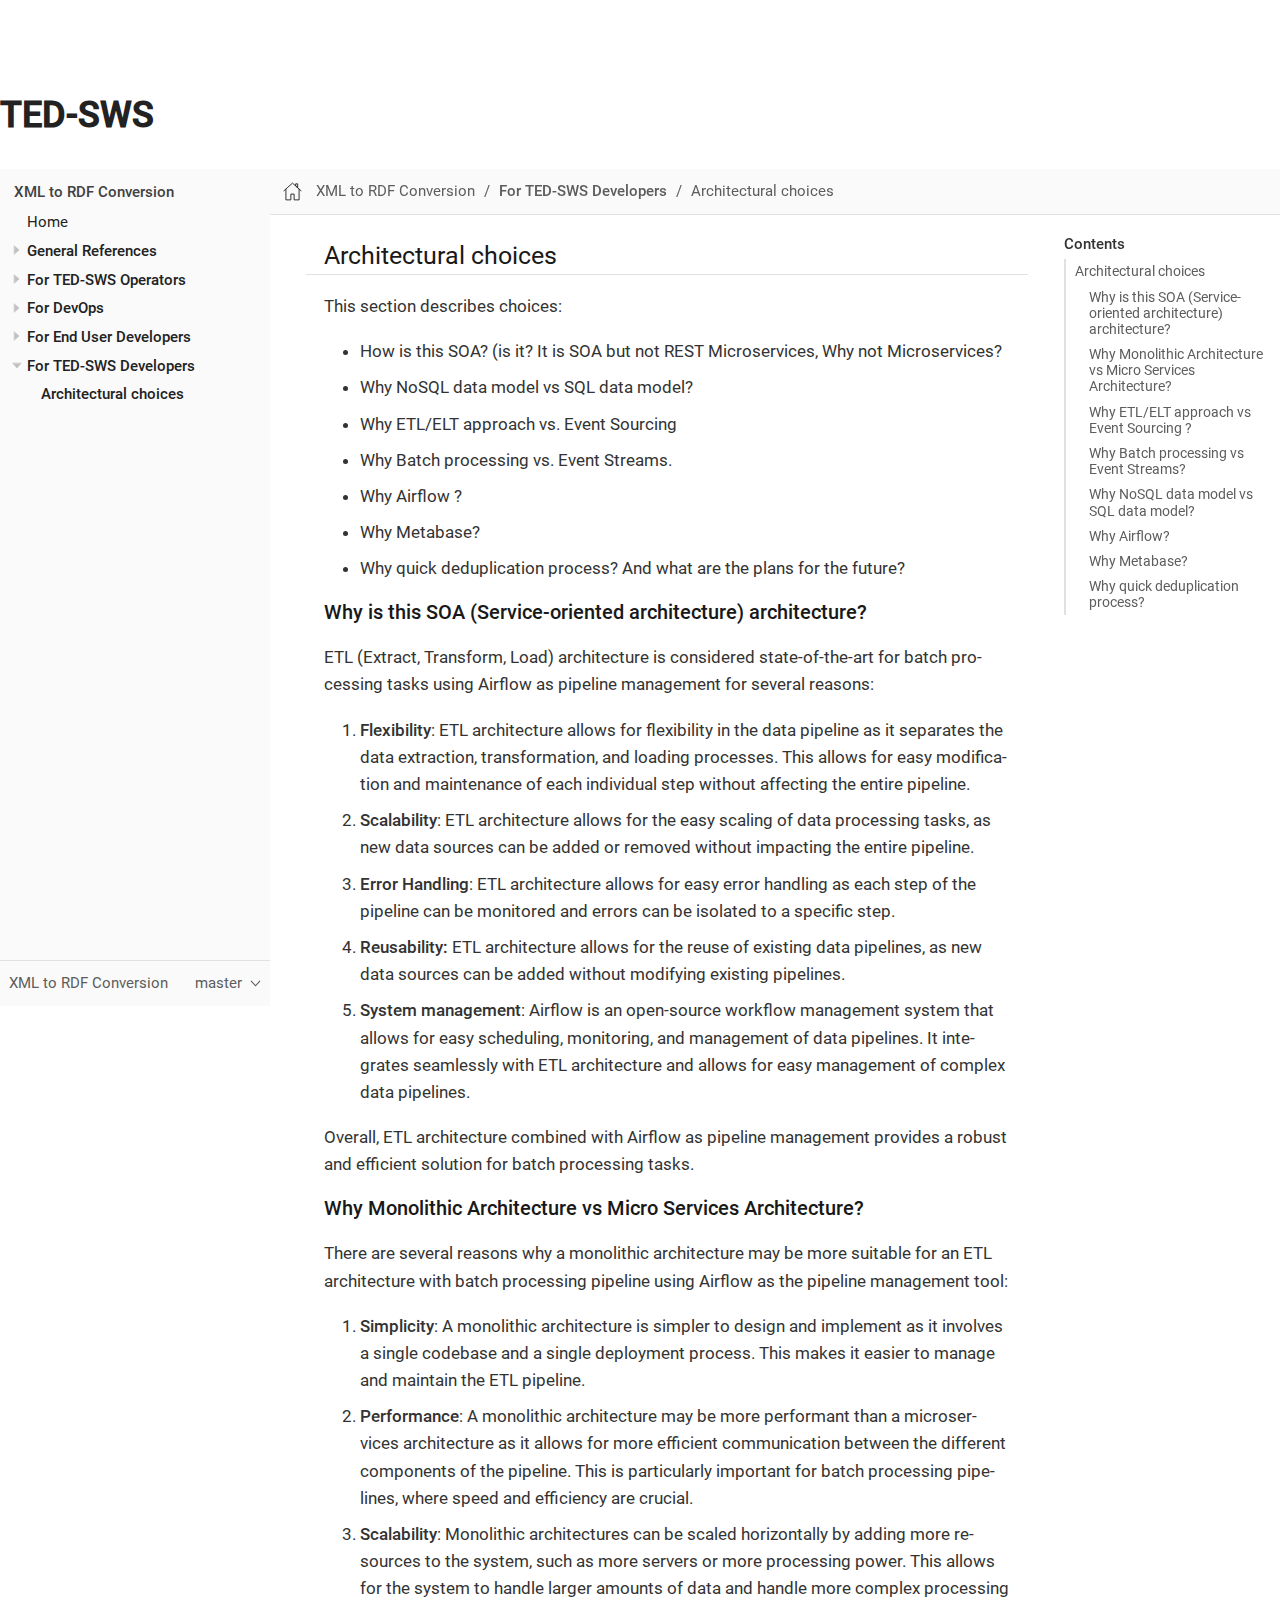
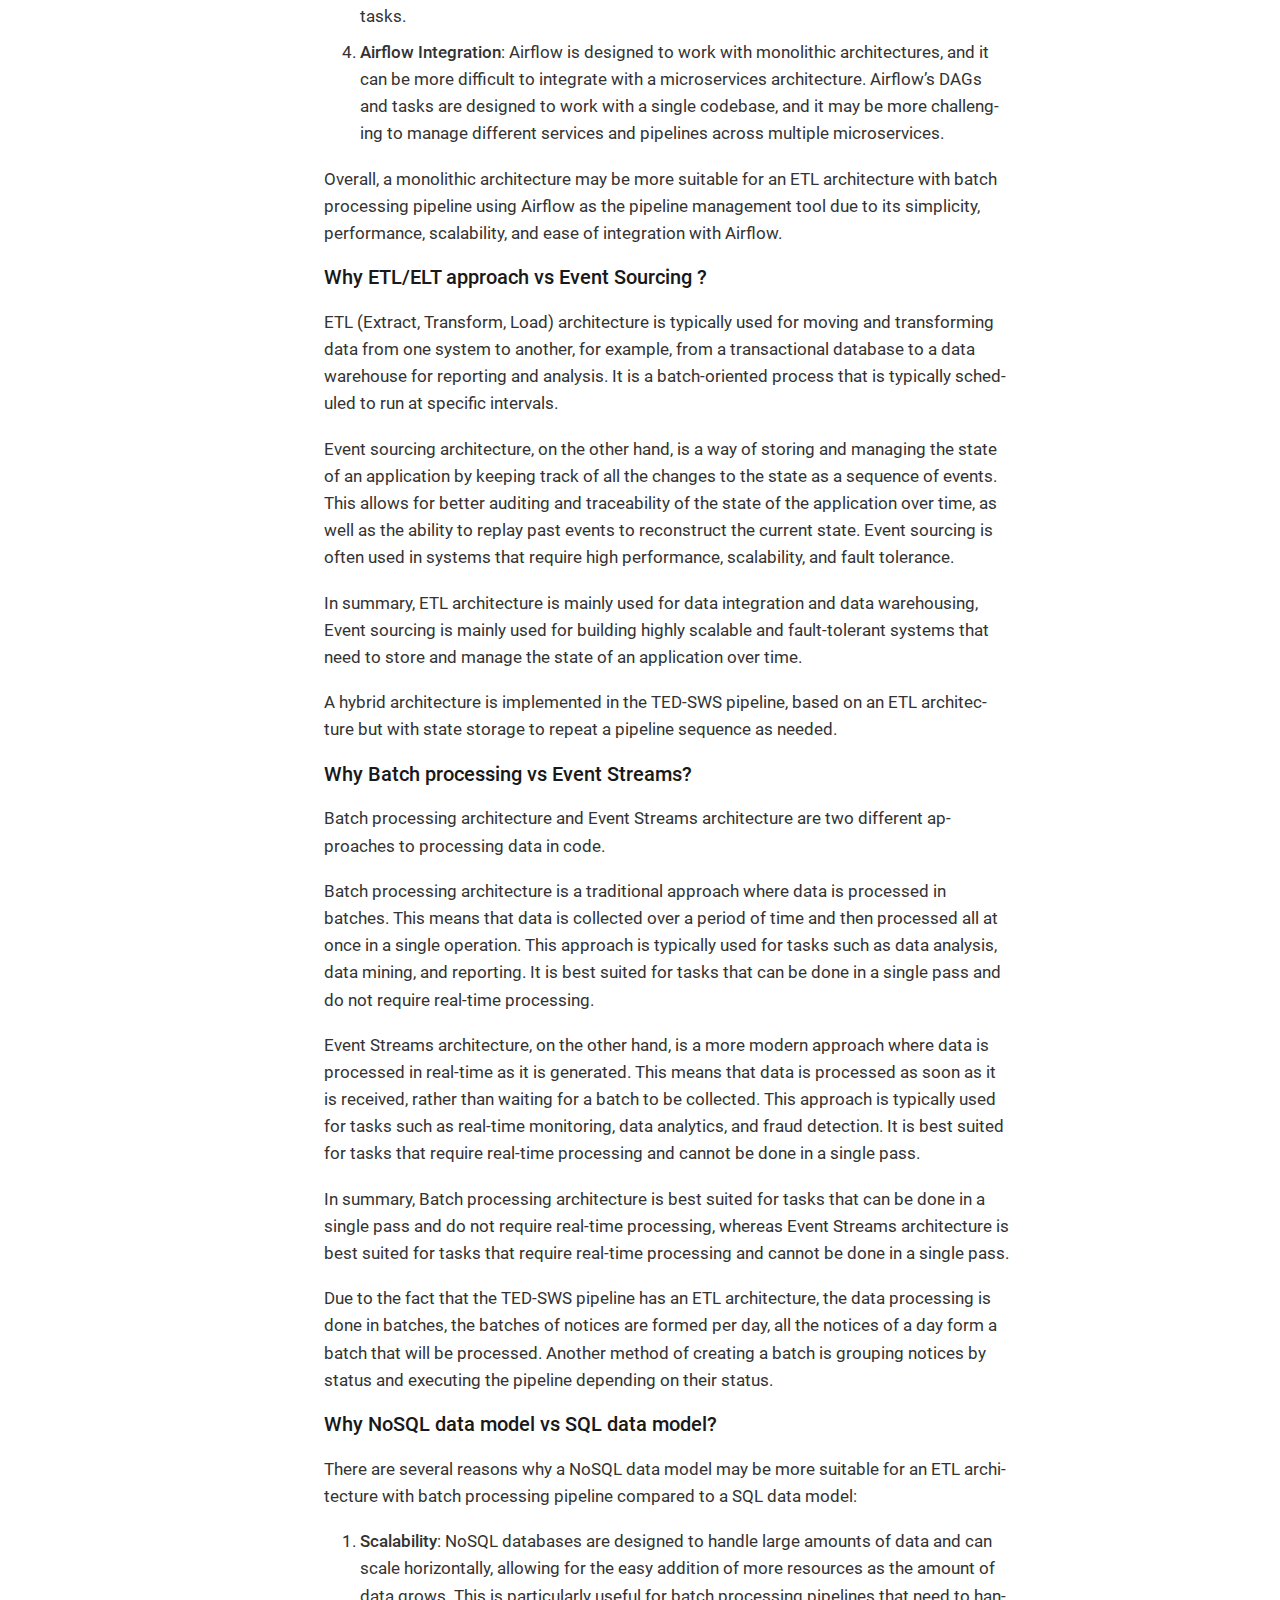
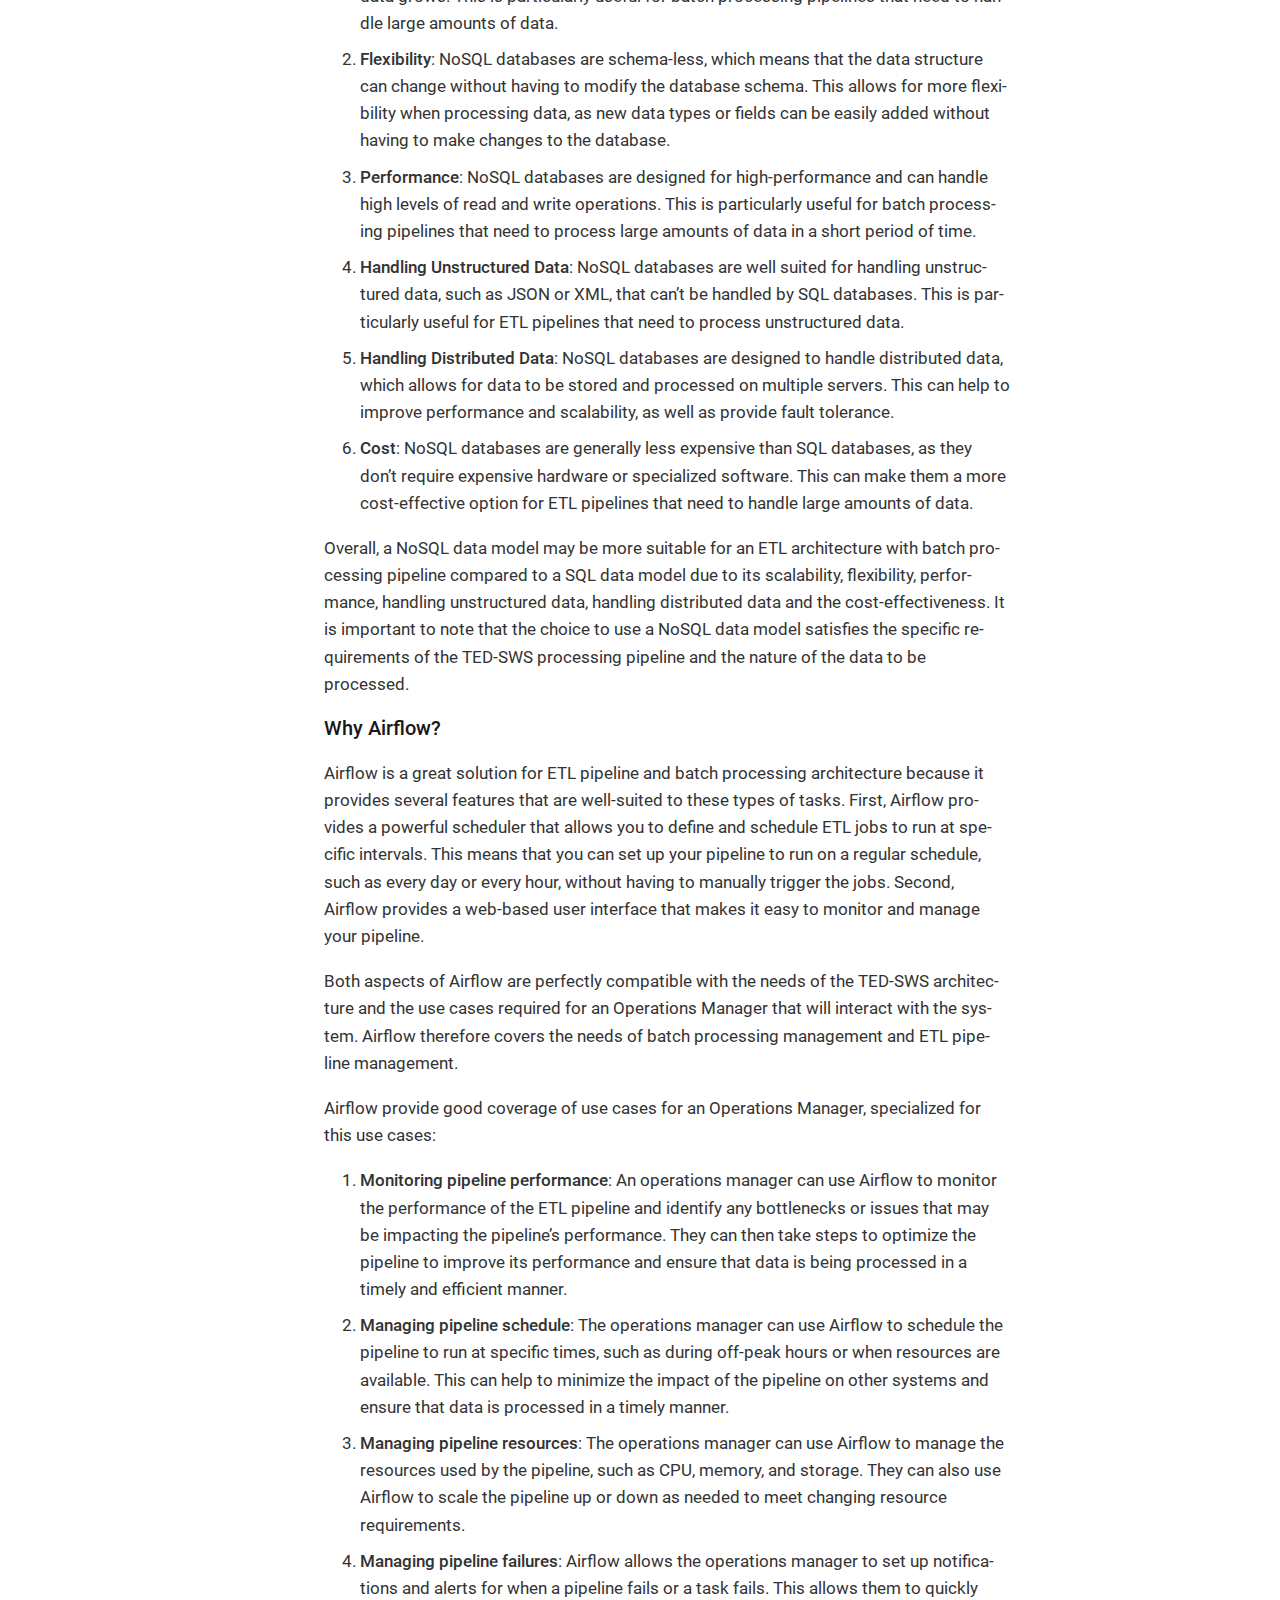
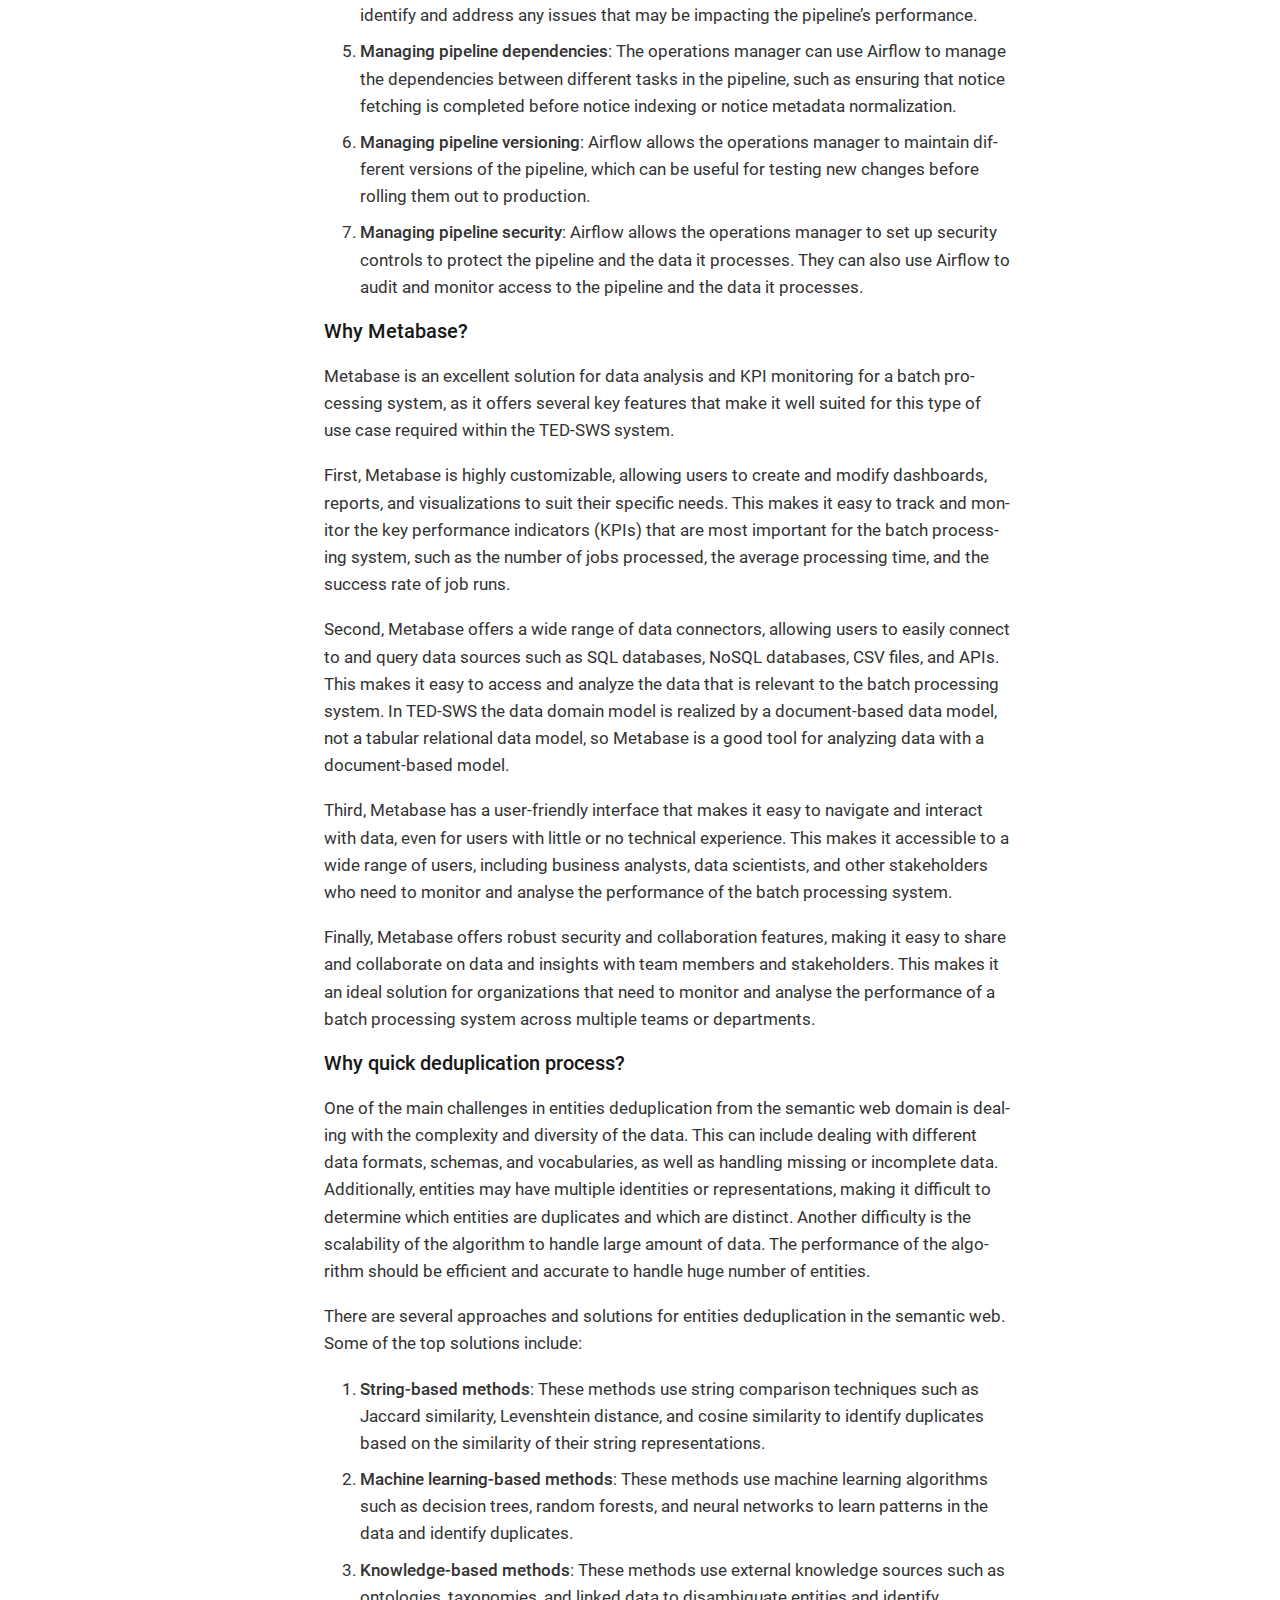
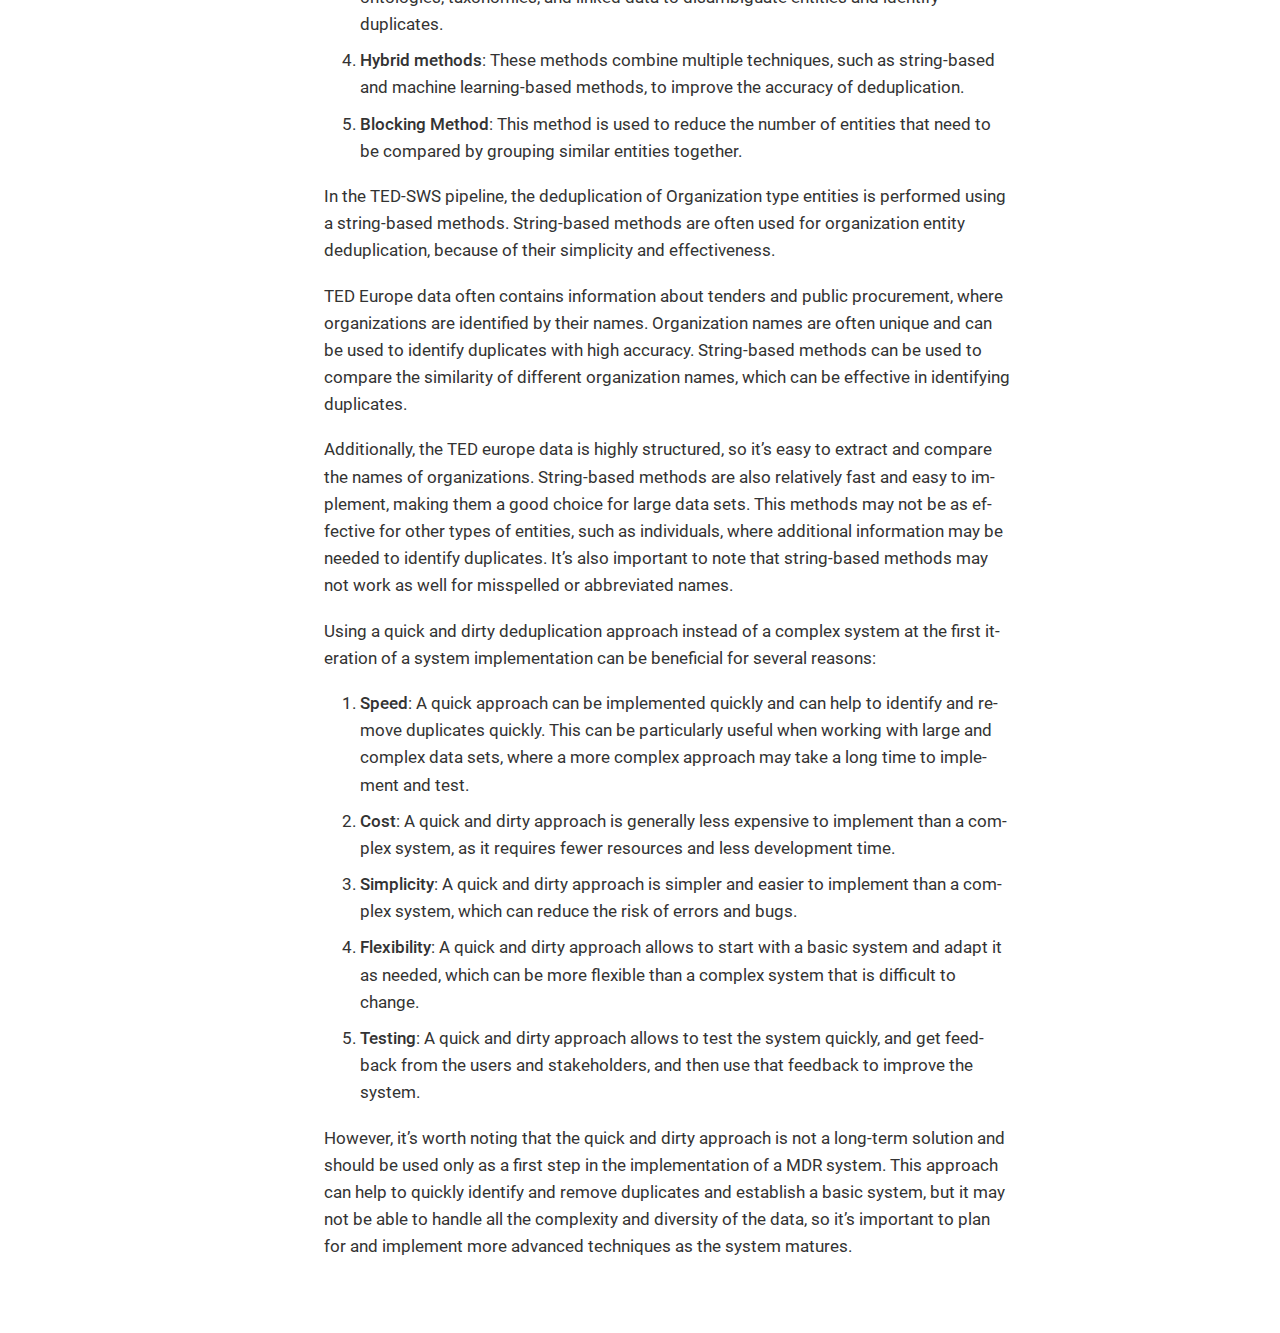
<file: ted-sws/architecture/arhitecture_choices.html>
<!DOCTYPE html>
<html lang="en">
  <head>
    <meta charset="utf-8">
    <meta name="viewport" content="width=device-width,initial-scale=1">
    <title>Untitled :: ted-sws-docs</title>
    <meta name="generator" content="Antora 3.1.4">
    <link rel="stylesheet" href="../../_/css/site.css">
  </head>
  <body class="article">
<div class="navbar-item has-dropdown is-hoverable">
<h1>TED-SWS</h1>
</div><div class="body">
<div class="nav-container" data-component="ted-sws" data-version="master">
  <aside class="nav">
    <div class="panels">
<div class="nav-panel-menu is-active" data-panel="menu">
  <nav class="nav-menu">
    <button class="nav-menu-toggle" aria-label="Toggle expand/collapse all"></button>
    <h3 class="title"><a href="../index.html">XML to RDF Conversion</a></h3>
<ul class="nav-list">
  <li class="nav-item" data-depth="0">
<ul class="nav-list">
  <li class="nav-item" data-depth="1">
    <a class="nav-link" href="../index.html">Home</a>
  </li>
  <li class="nav-item" data-depth="1">
    <button class="nav-item-toggle"></button>
    <span class="nav-text"><span class="separated"><strong>General References</strong></span></span>
<ul class="nav-list">
  <li class="nav-item" data-depth="2">
    <a class="nav-link" href="../ted-sws-introduction.html">About TED-SWS</a>
  </li>
  <li class="nav-item" data-depth="2">
    <a class="nav-link" href="../glossary.html">Glossary</a>
  </li>
</ul>
  </li>
  <li class="nav-item" data-depth="1">
    <button class="nav-item-toggle"></button>
    <span class="nav-text"><span class="separated"><strong>For TED-SWS Operators</strong></span></span>
<ul class="nav-list">
  <li class="nav-item" data-depth="2">
    <a class="nav-link" href="../user_manual/getting_started_user_manual.html">Getting started</a>
  </li>
  <li class="nav-item" data-depth="2">
    <a class="nav-link" href="../user_manual/system-overview.html">System overview</a>
  </li>
  <li class="nav-item" data-depth="2">
    <a class="nav-link" href="../user_manual/access-security.html">Security and access</a>
  </li>
  <li class="nav-item" data-depth="2">
    <a class="nav-link" href="../user_manual/workflow-management-airflow.html">Workflow management with Airflow</a>
  </li>
  <li class="nav-item" data-depth="2">
    <a class="nav-link" href="../user_manual/system-monitoring-metabase.html">System monitoring with Metabase</a>
  </li>
</ul>
  </li>
  <li class="nav-item" data-depth="1">
    <button class="nav-item-toggle"></button>
    <span class="nav-text"><span class="separated"><strong>For DevOps</strong></span></span>
<ul class="nav-list">
  <li class="nav-item" data-depth="2">
    <span class="nav-text"><a href="_attachments/aws-infra-docs/TED-SWS-Installation-manual-v2.6.1.pdf" target="_blank" rel="noopener">AWS installation manual (v2.6.1)</a></span>
  </li>
  <li class="nav-item" data-depth="2">
    <span class="nav-text"><a href="_attachments/aws-infra-docs/TED-SWS-AWS-Infrastructure-architecture-overview-v0.9.pdf" target="_blank" rel="noopener">AWS infrastructure architecture (v0.9)</a></span>
  </li>
</ul>
  </li>
  <li class="nav-item" data-depth="1">
    <button class="nav-item-toggle"></button>
    <span class="nav-text"><span class="separated"><strong>For End User Developers</strong></span></span>
<ul class="nav-list">
  <li class="nav-item" data-depth="2">
    <a class="nav-link" href="https://docs.ted.europa.eu/SWS/sample_app/sparql_queries.html">Accessing data in Cellar</a>
  </li>
  <li class="nav-item" data-depth="2">
    <span class="nav-text"><a href="https://docs.ted.europa.eu/EPO/latest/index.html" target="_blank" rel="noopener">eProcurement ontology (latest)</a></span>
  </li>
</ul>
  </li>
  <li class="nav-item" data-depth="1">
    <button class="nav-item-toggle"></button>
    <span class="nav-text"><span class="separated"><strong>For TED-SWS Developers</strong></span></span>
<ul class="nav-list">
  <li class="nav-item is-current-page" data-depth="2">
    <a class="nav-link" href="arhitecture_choices.html">Architectural choices</a>
  </li>
</ul>
  </li>
</ul>
  </li>
</ul>
  </nav>
</div>
<div class="nav-panel-explore" data-panel="explore">
  <div class="context">
    <span class="title">XML to RDF Conversion</span>
    <span class="version">master</span>
  </div>
  <ul class="components">
    <li class="component is-current">
      <a class="title" href="../index.html">XML to RDF Conversion</a>
      <ul class="versions">
        <li class="version is-current is-latest">
          <a href="../index.html">master</a>
        </li>
      </ul>
    </li>
  </ul>
</div>
    </div>
  </aside>
</div>
<main class="article">
<div class="toolbar" role="navigation">
<button class="nav-toggle"></button>
  <a href="../index.html" class="home-link"></a>
<nav class="breadcrumbs" aria-label="breadcrumbs">
  <ul>
    <li><a href="../index.html">XML to RDF Conversion</a></li>
    <li><span class="separated"><strong>For TED-SWS Developers</strong></span></li>
    <li><a href="arhitecture_choices.html">Architectural choices</a></li>
  </ul>
</nav>
</div>
  <div class="content">
<aside class="toc sidebar" data-title="Contents" data-levels="6">
  <div class="toc-menu"></div>
</aside>
<article class="doc">
<div class="sect1">
<h2 id="_architectural_choices"><a class="anchor" href="#_architectural_choices"></a>Architectural choices</h2>
<div class="sectionbody">
<div class="paragraph">
<p>This section describes choices:</p>
</div>
<div class="ulist">
<ul>
<li>
<p>How is this SOA? (is it? It is SOA but not REST Microservices, Why not
Microservices?</p>
</li>
<li>
<p>Why NoSQL data model vs SQL data model?</p>
</li>
<li>
<p>Why ETL/ELT approach vs. Event Sourcing</p>
</li>
<li>
<p>Why Batch processing vs. Event Streams.</p>
</li>
<li>
<p>Why Airflow ?</p>
</li>
<li>
<p>Why Metabase?</p>
</li>
<li>
<p>Why quick deduplication process? And what are the plans for the
future?</p>
</li>
</ul>
</div>
<div class="sect2">
<h3 id="_why_is_this_soa_service_oriented_architecture_architecture"><a class="anchor" href="#_why_is_this_soa_service_oriented_architecture_architecture"></a>Why is this SOA (Service-oriented architecture) architecture?</h3>
<div class="paragraph">
<p>ETL (Extract, Transform, Load) architecture is considered
state-of-the-art for batch processing tasks using Airflow as pipeline
management for several reasons:</p>
</div>
<div class="olist arabic">
<ol class="arabic">
<li>
<p><strong>Flexibility</strong>: ETL architecture allows for flexibility in the data
pipeline as it separates the data extraction, transformation, and
loading processes. This allows for easy modification and maintenance of
each individual step without affecting the entire pipeline.</p>
</li>
<li>
<p><strong>Scalability</strong>: ETL architecture allows for the easy scaling of data
processing tasks, as new data sources can be added or removed without
impacting the entire pipeline.</p>
</li>
<li>
<p><strong>Error Handling</strong>: ETL architecture allows for easy error handling as
each step of the pipeline can be monitored and errors can be isolated to
a specific step.</p>
</li>
<li>
<p><strong>Reusability:</strong> ETL architecture allows for the reuse of existing data
pipelines, as new data sources can be added without modifying existing
pipelines.</p>
</li>
<li>
<p><strong>System management</strong>: Airflow is an open-source workflow management
system that allows for easy scheduling, monitoring, and management of
data pipelines. It integrates seamlessly with ETL architecture and
allows for easy management of complex data pipelines.</p>
</li>
</ol>
</div>
<div class="paragraph">
<p>Overall, ETL architecture combined with Airflow as pipeline management
provides a robust and efficient solution for batch processing tasks.</p>
</div>
</div>
<div class="sect2">
<h3 id="_why_monolithic_architecture_vs_micro_services_architecture"><a class="anchor" href="#_why_monolithic_architecture_vs_micro_services_architecture"></a>Why Monolithic Architecture vs Micro Services Architecture?</h3>
<div class="paragraph">
<p>There are several reasons why a monolithic architecture may be more
suitable for an ETL architecture with batch processing pipeline using
Airflow as the pipeline management tool:</p>
</div>
<div class="olist arabic">
<ol class="arabic">
<li>
<p><strong>Simplicity</strong>: A monolithic architecture is simpler to design and
implement as it involves a single codebase and a single deployment
process. This makes it easier to manage and maintain the ETL pipeline.</p>
</li>
<li>
<p><strong>Performance</strong>: A monolithic architecture may be more performant than a
microservices architecture as it allows for more efficient communication
between the different components of the pipeline. This is particularly
important for batch processing pipelines, where speed and efficiency are
crucial.</p>
</li>
<li>
<p><strong>Scalability</strong>: Monolithic architectures can be scaled horizontally by
adding more resources to the system, such as more servers or more
processing power. This allows for the system to handle larger amounts of
data and handle more complex processing tasks.</p>
</li>
<li>
<p><strong>Airflow Integration</strong>: Airflow is designed to work with monolithic
architectures, and it can be more difficult to integrate with a
microservices architecture. Airflow&#8217;s DAGs and tasks are designed to
work with a single codebase, and it may be more challenging to manage
different services and pipelines across multiple microservices.</p>
</li>
</ol>
</div>
<div class="paragraph">
<p>Overall, a monolithic architecture may be more suitable for an ETL
architecture with batch processing pipeline using Airflow as the
pipeline management tool due to its simplicity, performance,
scalability, and ease of integration with Airflow.</p>
</div>
</div>
<div class="sect2">
<h3 id="_why_etlelt_approach_vs_event_sourcing"><a class="anchor" href="#_why_etlelt_approach_vs_event_sourcing"></a>Why ETL/ELT approach vs Event Sourcing ?</h3>
<div class="paragraph">
<p>ETL (Extract, Transform, Load) architecture is typically used for moving
and transforming data from one system to another, for example, from a
transactional database to a data warehouse for reporting and analysis.
It is a batch-oriented process that is typically scheduled to run at
specific intervals.</p>
</div>
<div class="paragraph">
<p>Event sourcing architecture, on the other hand, is a way of storing and
managing the state of an application by keeping track of all the changes
to the state as a sequence of events. This allows for better auditing
and traceability of the state of the application over time, as well as
the ability to replay past events to reconstruct the current state.
Event sourcing is often used in systems that require high performance,
scalability, and fault tolerance.</p>
</div>
<div class="paragraph">
<p>In summary, ETL architecture is mainly used for data integration and
data warehousing, Event sourcing is mainly used for building highly
scalable and fault-tolerant systems that need to store and manage the
state of an application over time.</p>
</div>
<div class="paragraph">
<p>A hybrid architecture is implemented in the TED-SWS pipeline, based on
an ETL architecture but with state storage to repeat a pipeline sequence
as needed.</p>
</div>
</div>
<div class="sect2">
<h3 id="_why_batch_processing_vs_event_streams"><a class="anchor" href="#_why_batch_processing_vs_event_streams"></a>Why Batch processing vs Event Streams?</h3>
<div class="paragraph">
<p>Batch processing architecture and Event Streams architecture are two
different approaches to processing data in code.</p>
</div>
<div class="paragraph">
<p>Batch processing architecture is a traditional approach where data is
processed in batches. This means that data is collected over a period of
time and then processed all at once in a single operation. This approach
is typically used for tasks such as data analysis, data mining, and
reporting. It is best suited for tasks that can be done in a single pass
and do not require real-time processing.</p>
</div>
<div class="paragraph">
<p>Event Streams architecture, on the other hand, is a more modern approach
where data is processed in real-time as it is generated. This means that
data is processed as soon as it is received, rather than waiting for a
batch to be collected. This approach is typically used for tasks such as
real-time monitoring, data analytics, and fraud detection. It is best
suited for tasks that require real-time processing and cannot be done in
a single pass.</p>
</div>
<div class="paragraph">
<p>In summary, Batch processing architecture is best suited for tasks that
can be done in a single pass and do not require real-time processing,
whereas Event Streams architecture is best suited for tasks that require
real-time processing and cannot be done in a single pass.</p>
</div>
<div class="paragraph">
<p>Due to the fact that the TED-SWS pipeline has an ETL architecture, the
data processing is done in batches, the batches of notices are formed
per day, all the notices of a day form a batch that will be processed.
Another method of creating a batch is grouping notices by status and
executing the pipeline depending on their status.</p>
</div>
</div>
<div class="sect2">
<h3 id="_why_nosql_data_model_vs_sql_data_model"><a class="anchor" href="#_why_nosql_data_model_vs_sql_data_model"></a>Why NoSQL data model vs SQL data model?</h3>
<div class="paragraph">
<p>There are several reasons why a NoSQL data model may be more suitable
for an ETL architecture with batch processing pipeline compared to a SQL
data model:</p>
</div>
<div class="olist arabic">
<ol class="arabic">
<li>
<p><strong>Scalability</strong>: NoSQL databases are designed to handle large amounts of
data and can scale horizontally, allowing for the easy addition of more
resources as the amount of data grows. This is particularly useful for
batch processing pipelines that need to handle large amounts of data.</p>
</li>
<li>
<p><strong>Flexibility</strong>: NoSQL databases are schema-less, which means that the
data structure can change without having to modify the database schema.
This allows for more flexibility when processing data, as new data types
or fields can be easily added without having to make changes to the
database.</p>
</li>
<li>
<p><strong>Performance</strong>: NoSQL databases are designed for high-performance and can
handle high levels of read and write operations. This is particularly
useful for batch processing pipelines that need to process large amounts
of data in a short period of time.</p>
</li>
<li>
<p><strong>Handling Unstructured Data</strong>: NoSQL databases are well suited for
handling unstructured data, such as JSON or XML, that can&#8217;t be handled
by SQL databases. This is particularly useful for ETL pipelines that
need to process unstructured data.</p>
</li>
<li>
<p><strong>Handling Distributed Data</strong>: NoSQL databases are designed to handle
distributed data, which allows for data to be stored and processed on
multiple servers. This can help to improve performance and scalability,
as well as provide fault tolerance.</p>
</li>
<li>
<p><strong>Cost</strong>: NoSQL databases are generally less expensive than SQL databases,
as they don&#8217;t require expensive hardware or specialized software. This
can make them a more cost-effective option for ETL pipelines that need
to handle large amounts of data.</p>
</li>
</ol>
</div>
<div class="paragraph">
<p>Overall, a NoSQL data model may be more suitable for an ETL architecture
with batch processing pipeline compared to a SQL data model due to its
scalability, flexibility, performance, handling unstructured data,
handling distributed data and the cost-effectiveness. It is important to
note that the choice to use a NoSQL data model satisfies the specific
requirements of the TED-SWS processing pipeline and the nature of the
data to be processed.</p>
</div>
</div>
<div class="sect2">
<h3 id="_why_airflow"><a class="anchor" href="#_why_airflow"></a>Why Airflow?</h3>
<div class="paragraph">
<p>Airflow is a great solution for ETL pipeline and batch processing
architecture because it provides several features that are well-suited
to these types of tasks. First, Airflow provides a powerful scheduler
that allows you to define and schedule ETL jobs to run at specific
intervals. This means that you can set up your pipeline to run on a
regular schedule, such as every day or every hour, without having to
manually trigger the jobs. Second, Airflow provides a web-based user
interface that makes it easy to monitor and manage your pipeline.</p>
</div>
<div class="paragraph">
<p>Both aspects of Airflow are perfectly compatible with the needs of the
TED-SWS architecture and the use cases required for an Operations
Manager that will interact with the system. Airflow therefore covers the
needs of batch processing management and ETL pipeline management.</p>
</div>
<div class="paragraph">
<p>Airflow provide good coverage of use cases for an Operations Manager,
specialized for this use cases:</p>
</div>
<div class="olist arabic">
<ol class="arabic">
<li>
<p><strong>Monitoring pipeline performance</strong>: An operations manager can use Airflow
to monitor the performance of the ETL pipeline and identify any
bottlenecks or issues that may be impacting the pipeline&#8217;s performance.
They can then take steps to optimize the pipeline to improve its
performance and ensure that data is being processed in a timely and
efficient manner.</p>
</li>
<li>
<p><strong>Managing pipeline schedule</strong>: The operations manager can use Airflow to
schedule the pipeline to run at specific times, such as during off-peak
hours or when resources are available. This can help to minimize the
impact of the pipeline on other systems and ensure that data is
processed in a timely manner.</p>
</li>
<li>
<p><strong>Managing pipeline resources</strong>: The operations manager can use Airflow to
manage the resources used by the pipeline, such as CPU, memory, and
storage. They can also use Airflow to scale the pipeline up or down as
needed to meet changing resource requirements.</p>
</li>
<li>
<p><strong>Managing pipeline failures</strong>: Airflow allows the operations manager to
set up notifications and alerts for when a pipeline fails or a task
fails. This allows them to quickly identify and address any issues that
may be impacting the pipeline&#8217;s performance.</p>
</li>
<li>
<p><strong>Managing pipeline dependencies</strong>: The operations manager can use Airflow
to manage the dependencies between different tasks in the pipeline, such
as ensuring that notice fetching is completed before notice indexing or
notice metadata normalization.</p>
</li>
<li>
<p><strong>Managing pipeline versioning</strong>: Airflow allows the operations manager to
maintain different versions of the pipeline, which can be useful for
testing new changes before rolling them out to production.</p>
</li>
<li>
<p><strong>Managing pipeline security</strong>: Airflow allows the operations manager to
set up security controls to protect the pipeline and the data it
processes. They can also use Airflow to audit and monitor access to the
pipeline and the data it processes.</p>
</li>
</ol>
</div>
</div>
<div class="sect2">
<h3 id="_why_metabase"><a class="anchor" href="#_why_metabase"></a>Why Metabase?</h3>
<div class="paragraph">
<p>Metabase is an excellent solution for data analysis and KPI monitoring
for a batch processing system, as it offers several key features that
make it well suited for this type of use case required within the
TED-SWS system.</p>
</div>
<div class="paragraph">
<p>First, Metabase is highly customizable, allowing users to create and
modify dashboards, reports, and visualizations to suit their specific
needs. This makes it easy to track and monitor the key performance
indicators (KPIs) that are most important for the batch processing
system, such as the number of jobs processed, the average processing
time, and the success rate of job runs.</p>
</div>
<div class="paragraph">
<p>Second, Metabase offers a wide range of data connectors, allowing users
to easily connect to and query data sources such as SQL databases, NoSQL
databases, CSV files, and APIs. This makes it easy to access and analyze
the data that is relevant to the batch processing system. In TED-SWS the
data domain model is realized by a document-based data model, not a
tabular relational data model, so Metabase is a good tool for analyzing
data with a document-based model.</p>
</div>
<div class="paragraph">
<p>Third, Metabase has a user-friendly interface that makes it easy to
navigate and interact with data, even for users with little or no
technical experience. This makes it accessible to a wide range of users,
including business analysts, data scientists, and other stakeholders who
need to monitor and analyse the performance of the batch processing
system.</p>
</div>
<div class="paragraph">
<p>Finally, Metabase offers robust security and collaboration features,
making it easy to share and collaborate on data and insights with team
members and stakeholders. This makes it an ideal solution for
organizations that need to monitor and analyse the performance of a
batch processing system across multiple teams or departments.</p>
</div>
</div>
<div class="sect2">
<h3 id="_why_quick_deduplication_process"><a class="anchor" href="#_why_quick_deduplication_process"></a>Why quick deduplication process?</h3>
<div class="paragraph">
<p>One of the main challenges in entities deduplication from the semantic
web domain is dealing with the complexity and diversity of the data.
This can include dealing with different data formats, schemas, and
vocabularies, as well as handling missing or incomplete data.
Additionally, entities may have multiple identities or representations,
making it difficult to determine which entities are duplicates and which
are distinct. Another difficulty is the scalability of the algorithm to
handle large amount of data. The performance of the algorithm should be
efficient and accurate to handle huge number of entities.</p>
</div>
<div class="paragraph">
<p>There are several approaches and solutions for entities deduplication in
the semantic web. Some of the top solutions include:</p>
</div>
<div class="olist arabic">
<ol class="arabic">
<li>
<p><strong>String-based methods</strong>: These methods use string comparison techniques
such as Jaccard similarity, Levenshtein distance, and cosine similarity
to identify duplicates based on the similarity of their string
representations.</p>
</li>
<li>
<p><strong>Machine learning-based methods</strong>: These methods use machine learning
algorithms such as decision trees, random forests, and neural networks
to learn patterns in the data and identify duplicates.</p>
</li>
<li>
<p><strong>Knowledge-based methods</strong>: These methods use external knowledge sources
such as ontologies, taxonomies, and linked data to disambiguate entities
and identify duplicates.</p>
</li>
<li>
<p><strong>Hybrid methods</strong>: These methods combine multiple techniques, such as
string-based and machine learning-based methods, to improve the accuracy
of deduplication.</p>
</li>
<li>
<p><strong>Blocking Method</strong>: This method is used to reduce the number of entities
that need to be compared by grouping similar entities together.</p>
</li>
</ol>
</div>
<div class="paragraph">
<p>In the TED-SWS pipeline, the deduplication of Organization type entities
is performed using a string-based methods. String-based methods are
often used for organization entity deduplication, because of their
simplicity and effectiveness.</p>
</div>
<div class="paragraph">
<p>TED Europe data often contains information about tenders and public
procurement, where organizations are identified by their names.
Organization names are often unique and can be used to identify
duplicates with high accuracy. String-based methods can be used to
compare the similarity of different organization names, which can be
effective in identifying duplicates.</p>
</div>
<div class="paragraph">
<p>Additionally, the TED europe data is highly structured, so it&#8217;s easy to
extract and compare the names of organizations. String-based methods are
also relatively fast and easy to implement, making them a good choice
for large data sets. This methods may not be as effective for other
types of entities, such as individuals, where additional information may
be needed to identify duplicates. It&#8217;s also important to note that
string-based methods may not work as well for misspelled or abbreviated
names.</p>
</div>
<div class="paragraph">
<p>Using a quick and dirty deduplication approach instead of a complex
system at the first iteration of a system implementation can be
beneficial for several reasons:</p>
</div>
<div class="olist arabic">
<ol class="arabic">
<li>
<p><strong>Speed</strong>: A quick approach can be implemented quickly and can
help to identify and remove duplicates quickly. This can be particularly
useful when working with large and complex data sets, where a more
complex approach may take a long time to implement and test.</p>
</li>
<li>
<p><strong>Cost</strong>: A quick and dirty approach is generally less expensive to
implement than a complex system, as it requires fewer resources and less
development time.</p>
</li>
<li>
<p><strong>Simplicity</strong>: A quick and dirty approach is simpler and easier to
implement than a complex system, which can reduce the risk of errors and
bugs.</p>
</li>
<li>
<p><strong>Flexibility</strong>: A quick and dirty approach allows to start with a basic
system and adapt it as needed, which can be more flexible than a complex
system that is difficult to change.</p>
</li>
<li>
<p><strong>Testing</strong>: A quick and dirty approach allows to test the system quickly,
and get feedback from the users and stakeholders, and then use that
feedback to improve the system.</p>
</li>
</ol>
</div>
<div class="paragraph">
<p>However, it&#8217;s worth noting that the quick and dirty approach is not a
long-term solution and should be used only as a first step in the
implementation of a MDR system. This approach can help to quickly
identify and remove duplicates and establish a basic system, but it may
not be able to handle all the complexity and diversity of the data, so
it&#8217;s important to plan for and implement more advanced techniques as the
system matures.</p>
</div>
</div>
</div>
</div>
</article>
  </div>
</main>
</div>
<div>
</div>
<script id="site-script" src="../../_/js/site.js" data-ui-root-path="../../_"></script>
<script async src="../../_/js/vendor/highlight.js"></script>
  </body>
</html>
</file>
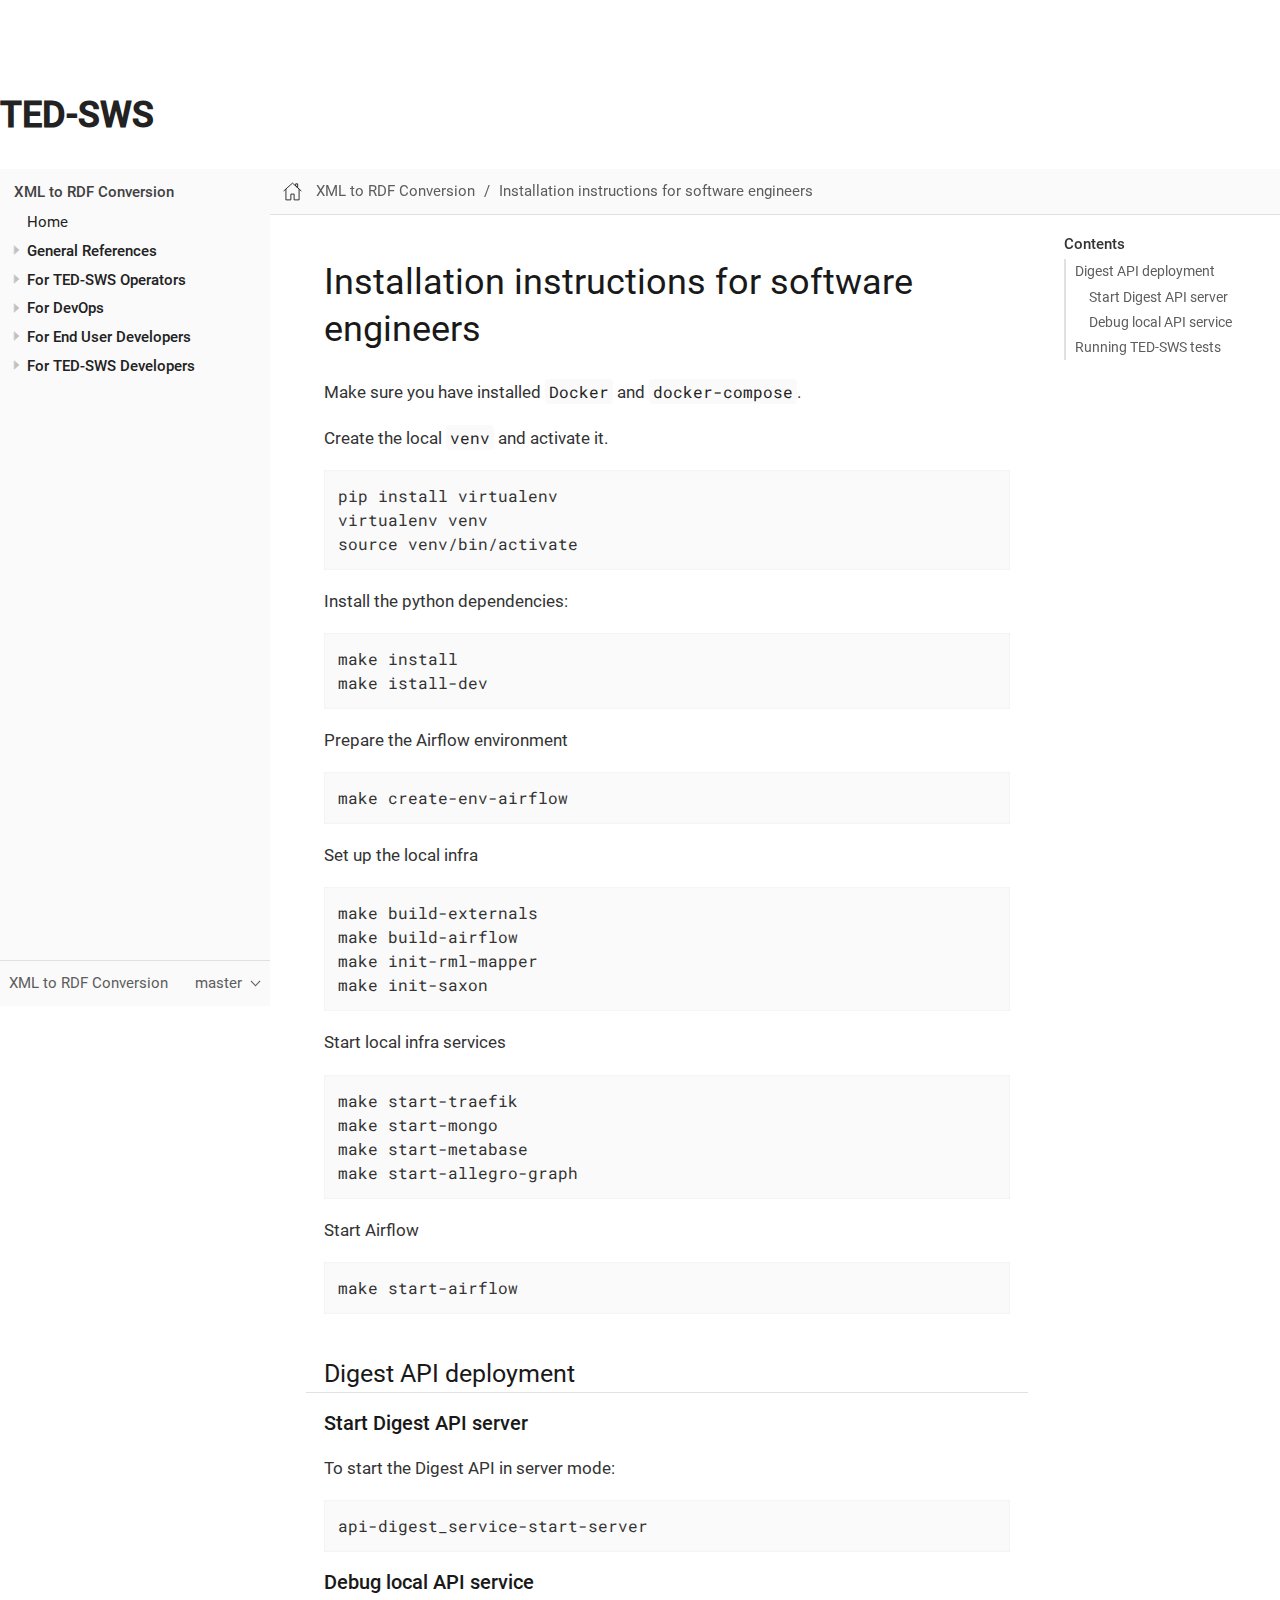
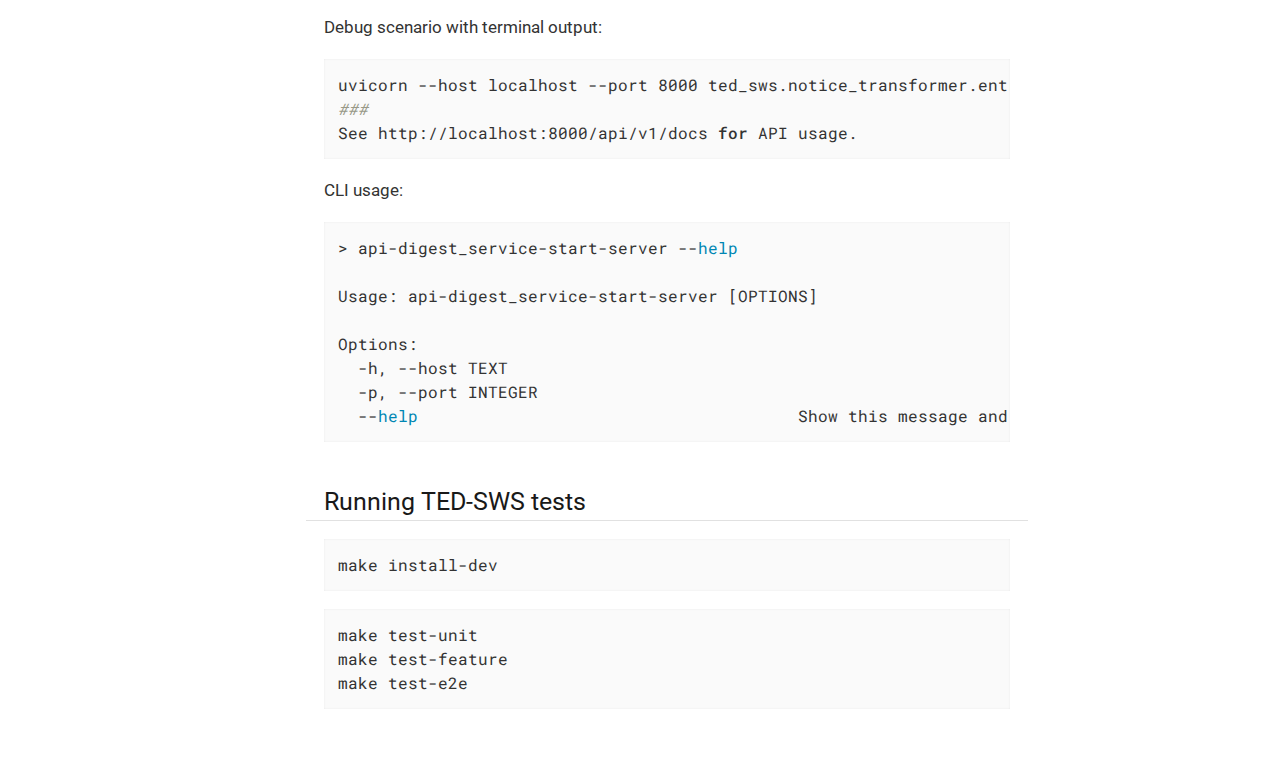
<file: ted-sws/technical/demo_installation.html>
<!DOCTYPE html>
<html lang="en">
  <head>
    <meta charset="utf-8">
    <meta name="viewport" content="width=device-width,initial-scale=1">
    <title>Installation instructions for software engineers :: ted-sws-docs</title>
    <meta name="generator" content="Antora 3.1.4">
    <link rel="stylesheet" href="../../_/css/site.css">
  </head>
  <body class="article">
<div class="navbar-item has-dropdown is-hoverable">
<h1>TED-SWS</h1>
</div><div class="body">
<div class="nav-container" data-component="ted-sws" data-version="master">
  <aside class="nav">
    <div class="panels">
<div class="nav-panel-menu is-active" data-panel="menu">
  <nav class="nav-menu">
    <button class="nav-menu-toggle" aria-label="Toggle expand/collapse all"></button>
    <h3 class="title"><a href="../index.html">XML to RDF Conversion</a></h3>
<ul class="nav-list">
  <li class="nav-item" data-depth="0">
<ul class="nav-list">
  <li class="nav-item" data-depth="1">
    <a class="nav-link" href="../index.html">Home</a>
  </li>
  <li class="nav-item" data-depth="1">
    <button class="nav-item-toggle"></button>
    <span class="nav-text"><span class="separated"><strong>General References</strong></span></span>
<ul class="nav-list">
  <li class="nav-item" data-depth="2">
    <a class="nav-link" href="../ted-sws-introduction.html">About TED-SWS</a>
  </li>
  <li class="nav-item" data-depth="2">
    <a class="nav-link" href="../glossary.html">Glossary</a>
  </li>
</ul>
  </li>
  <li class="nav-item" data-depth="1">
    <button class="nav-item-toggle"></button>
    <span class="nav-text"><span class="separated"><strong>For TED-SWS Operators</strong></span></span>
<ul class="nav-list">
  <li class="nav-item" data-depth="2">
    <a class="nav-link" href="../user_manual/getting_started_user_manual.html">Getting started</a>
  </li>
  <li class="nav-item" data-depth="2">
    <a class="nav-link" href="../user_manual/system-overview.html">System overview</a>
  </li>
  <li class="nav-item" data-depth="2">
    <a class="nav-link" href="../user_manual/access-security.html">Security and access</a>
  </li>
  <li class="nav-item" data-depth="2">
    <a class="nav-link" href="../user_manual/workflow-management-airflow.html">Workflow management with Airflow</a>
  </li>
  <li class="nav-item" data-depth="2">
    <a class="nav-link" href="../user_manual/system-monitoring-metabase.html">System monitoring with Metabase</a>
  </li>
</ul>
  </li>
  <li class="nav-item" data-depth="1">
    <button class="nav-item-toggle"></button>
    <span class="nav-text"><span class="separated"><strong>For DevOps</strong></span></span>
<ul class="nav-list">
  <li class="nav-item" data-depth="2">
    <span class="nav-text"><a href="_attachments/aws-infra-docs/TED-SWS-Installation-manual-v2.6.1.pdf" target="_blank" rel="noopener">AWS installation manual (v2.6.1)</a></span>
  </li>
  <li class="nav-item" data-depth="2">
    <span class="nav-text"><a href="_attachments/aws-infra-docs/TED-SWS-AWS-Infrastructure-architecture-overview-v0.9.pdf" target="_blank" rel="noopener">AWS infrastructure architecture (v0.9)</a></span>
  </li>
</ul>
  </li>
  <li class="nav-item" data-depth="1">
    <button class="nav-item-toggle"></button>
    <span class="nav-text"><span class="separated"><strong>For End User Developers</strong></span></span>
<ul class="nav-list">
  <li class="nav-item" data-depth="2">
    <a class="nav-link" href="https://docs.ted.europa.eu/SWS/sample_app/sparql_queries.html">Accessing data in Cellar</a>
  </li>
  <li class="nav-item" data-depth="2">
    <span class="nav-text"><a href="https://docs.ted.europa.eu/EPO/latest/index.html" target="_blank" rel="noopener">eProcurement ontology (latest)</a></span>
  </li>
</ul>
  </li>
  <li class="nav-item" data-depth="1">
    <button class="nav-item-toggle"></button>
    <span class="nav-text"><span class="separated"><strong>For TED-SWS Developers</strong></span></span>
<ul class="nav-list">
  <li class="nav-item" data-depth="2">
    <a class="nav-link" href="../architecture/arhitecture_choices.html">Architectural choices</a>
  </li>
</ul>
  </li>
</ul>
  </li>
</ul>
  </nav>
</div>
<div class="nav-panel-explore" data-panel="explore">
  <div class="context">
    <span class="title">XML to RDF Conversion</span>
    <span class="version">master</span>
  </div>
  <ul class="components">
    <li class="component is-current">
      <a class="title" href="../index.html">XML to RDF Conversion</a>
      <ul class="versions">
        <li class="version is-current is-latest">
          <a href="../index.html">master</a>
        </li>
      </ul>
    </li>
  </ul>
</div>
    </div>
  </aside>
</div>
<main class="article">
<div class="toolbar" role="navigation">
<button class="nav-toggle"></button>
  <a href="../index.html" class="home-link"></a>
<nav class="breadcrumbs" aria-label="breadcrumbs">
  <ul>
    <li><a href="../index.html">XML to RDF Conversion</a></li>
    <li><a href="demo_installation.html">Installation instructions for software engineers</a></li>
  </ul>
</nav>
</div>
  <div class="content">
<aside class="toc sidebar" data-title="Contents" data-levels="6">
  <div class="toc-menu"></div>
</aside>
<article class="doc">
<h1 class="page">Installation instructions for software engineers</h1>
<div id="preamble">
<div class="sectionbody">
<div class="paragraph">
<p>Make sure you have installed <code>Docker</code> and <code>docker-compose</code>.</p>
</div>
<div class="paragraph">
<p>Create the local <code>venv</code> and activate it.</p>
</div>
<div class="listingblock">
<div class="content">
<pre class="highlightjs highlight"><code class="language-shell hljs" data-lang="shell">pip install virtualenv
virtualenv venv
source venv/bin/activate</code></pre>
</div>
</div>
<div class="paragraph">
<p>Install the python dependencies:</p>
</div>
<div class="listingblock">
<div class="content">
<pre class="highlightjs highlight"><code class="language-shell hljs" data-lang="shell">make install
make istall-dev</code></pre>
</div>
</div>
<div class="paragraph">
<p>Prepare the Airflow environment</p>
</div>
<div class="listingblock">
<div class="content">
<pre class="highlightjs highlight"><code class="language-shell hljs" data-lang="shell">make create-env-airflow</code></pre>
</div>
</div>
<div class="paragraph">
<p>Set up the local infra</p>
</div>
<div class="listingblock">
<div class="content">
<pre class="highlightjs highlight"><code class="language-shell hljs" data-lang="shell">make build-externals
make build-airflow
make init-rml-mapper
make init-saxon</code></pre>
</div>
</div>
<div class="paragraph">
<p>Start local infra services</p>
</div>
<div class="listingblock">
<div class="content">
<pre class="highlightjs highlight"><code class="language-shell hljs" data-lang="shell">make start-traefik
make start-mongo
make start-metabase
make start-allegro-graph</code></pre>
</div>
</div>
<div class="paragraph">
<p>Start Airflow</p>
</div>
<div class="listingblock">
<div class="content">
<pre class="highlightjs highlight"><code class="language-shell hljs" data-lang="shell">make start-airflow</code></pre>
</div>
</div>
</div>
</div>
<div class="sect1">
<h2 id="_digest_api_deployment"><a class="anchor" href="#_digest_api_deployment"></a>Digest API deployment</h2>
<div class="sectionbody">
<div class="sect2">
<h3 id="_start_digest_api_server"><a class="anchor" href="#_start_digest_api_server"></a>Start Digest API server</h3>
<div class="paragraph">
<p>To start the Digest API in server mode:</p>
</div>
<div class="listingblock">
<div class="content">
<pre class="highlightjs highlight"><code class="language-bash hljs" data-lang="bash">api-digest_service-start-server</code></pre>
</div>
</div>
</div>
<div class="sect2">
<h3 id="_debug_local_api_service"><a class="anchor" href="#_debug_local_api_service"></a>Debug local API service</h3>
<div class="paragraph">
<p>Debug scenario with terminal output:</p>
</div>
<div class="listingblock">
<div class="content">
<pre class="highlightjs highlight"><code class="language-bash hljs" data-lang="bash">uvicorn --host localhost --port 8000 ted_sws.notice_transformer.entrypoints.api.digest_service.main:app --reload
###
See http://localhost:8000/api/v1/docs for API usage.</code></pre>
</div>
</div>
<div class="paragraph">
<p>CLI usage:</p>
</div>
<div class="listingblock">
<div class="content">
<pre class="highlightjs highlight"><code class="language-bash hljs" data-lang="bash">&gt; api-digest_service-start-server --help

Usage: api-digest_service-start-server [OPTIONS]

Options:
  -h, --host TEXT
  -p, --port INTEGER
  --help                                      Show this message and exit.</code></pre>
</div>
</div>
</div>
</div>
</div>
<div class="sect1">
<h2 id="_running_ted_sws_tests"><a class="anchor" href="#_running_ted_sws_tests"></a>Running TED-SWS tests</h2>
<div class="sectionbody">
<div class="listingblock">
<div class="content">
<pre class="highlightjs highlight"><code class="language-shell hljs" data-lang="shell">make install-dev</code></pre>
</div>
</div>
<div class="listingblock">
<div class="content">
<pre class="highlightjs highlight"><code class="language-shell hljs" data-lang="shell">make test-unit
make test-feature
make test-e2e</code></pre>
</div>
</div>
</div>
</div>
</article>
  </div>
</main>
</div>
<div>
</div>
<script id="site-script" src="../../_/js/site.js" data-ui-root-path="../../_"></script>
<script async src="../../_/js/vendor/highlight.js"></script>
  </body>
</html>
</file>
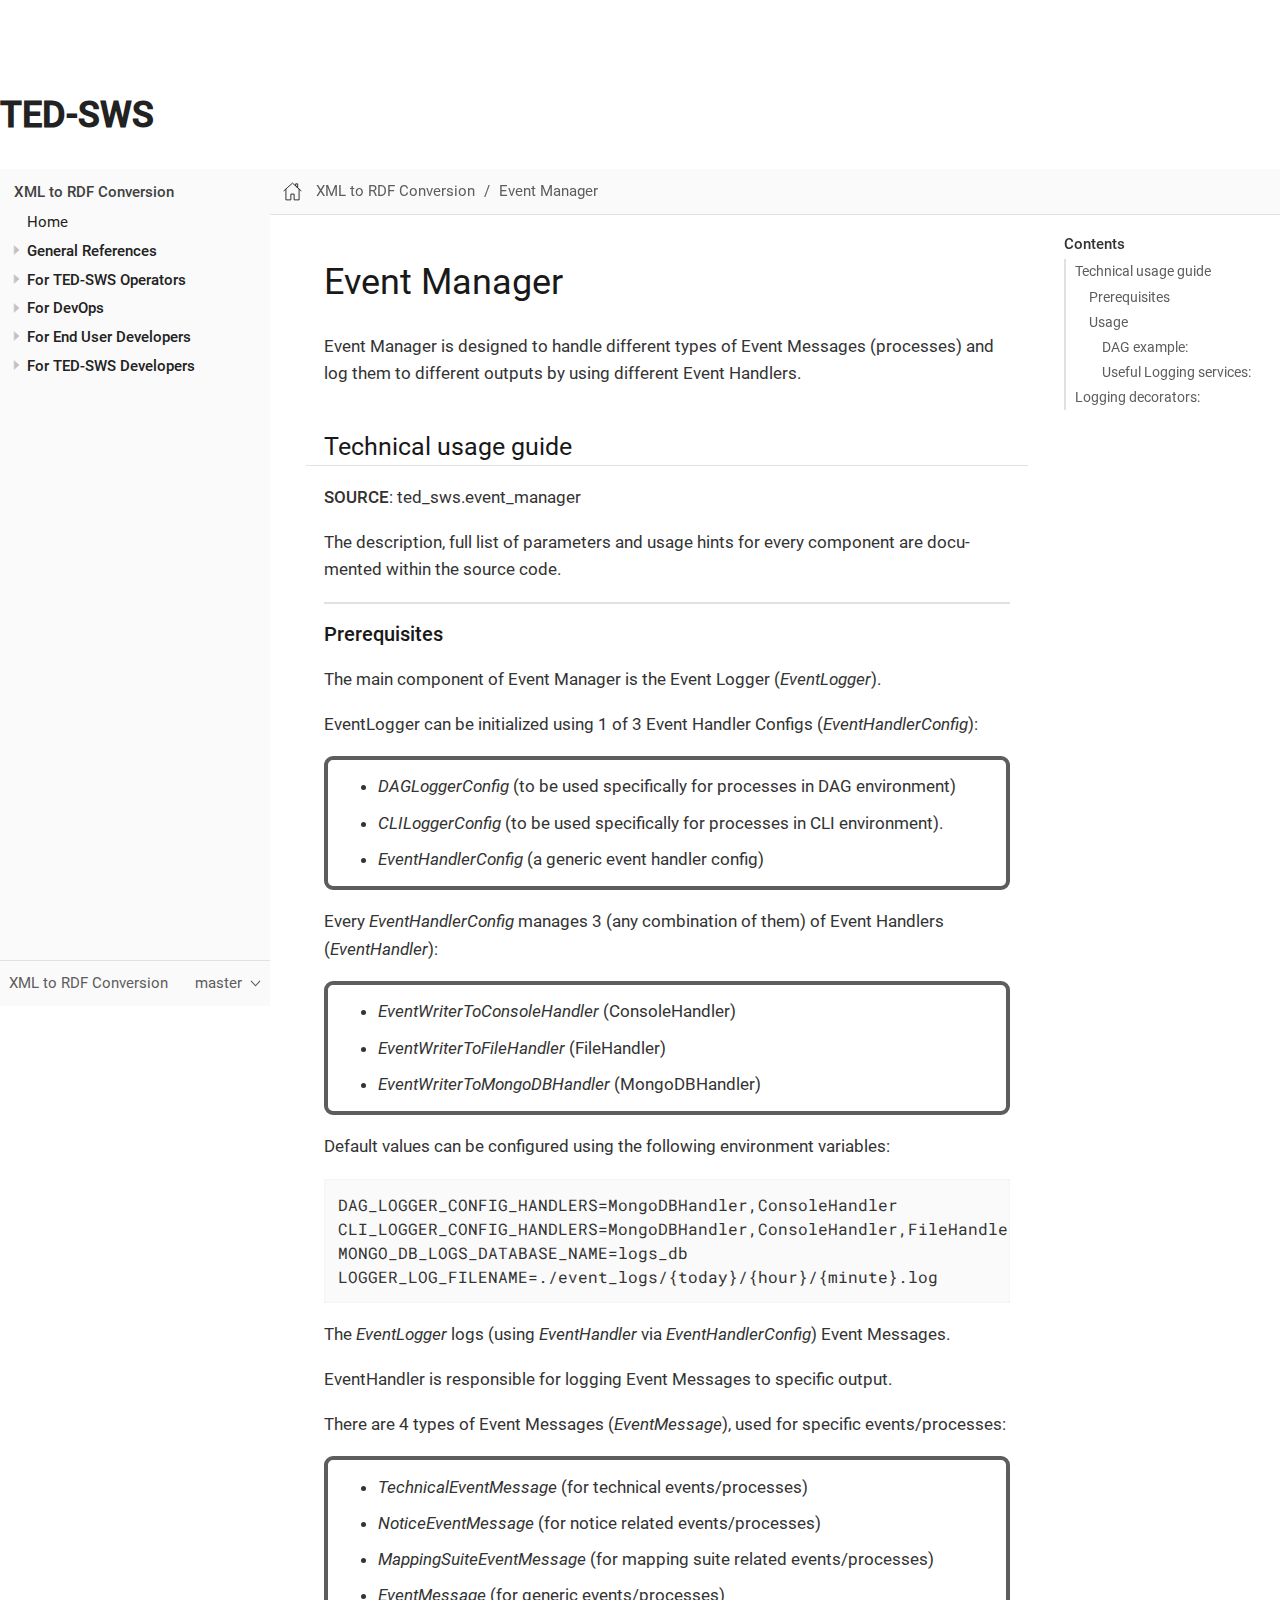
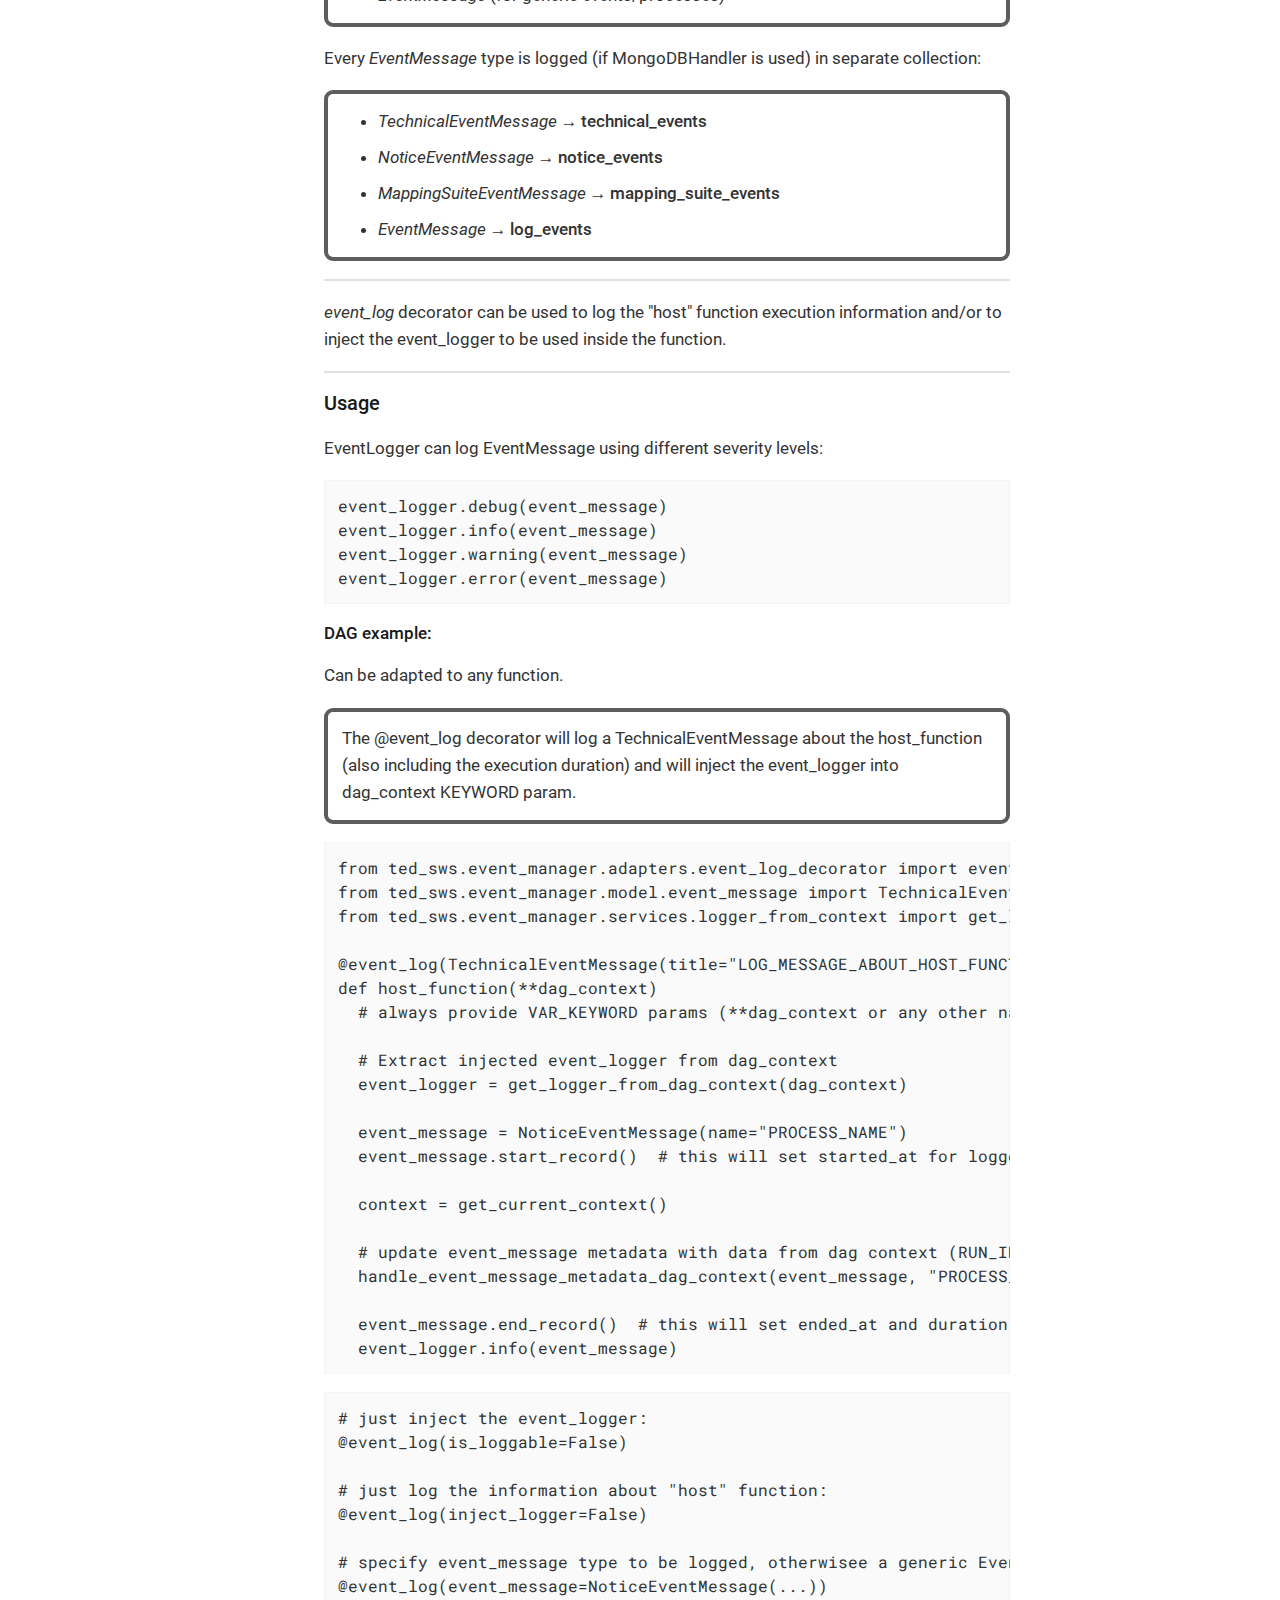
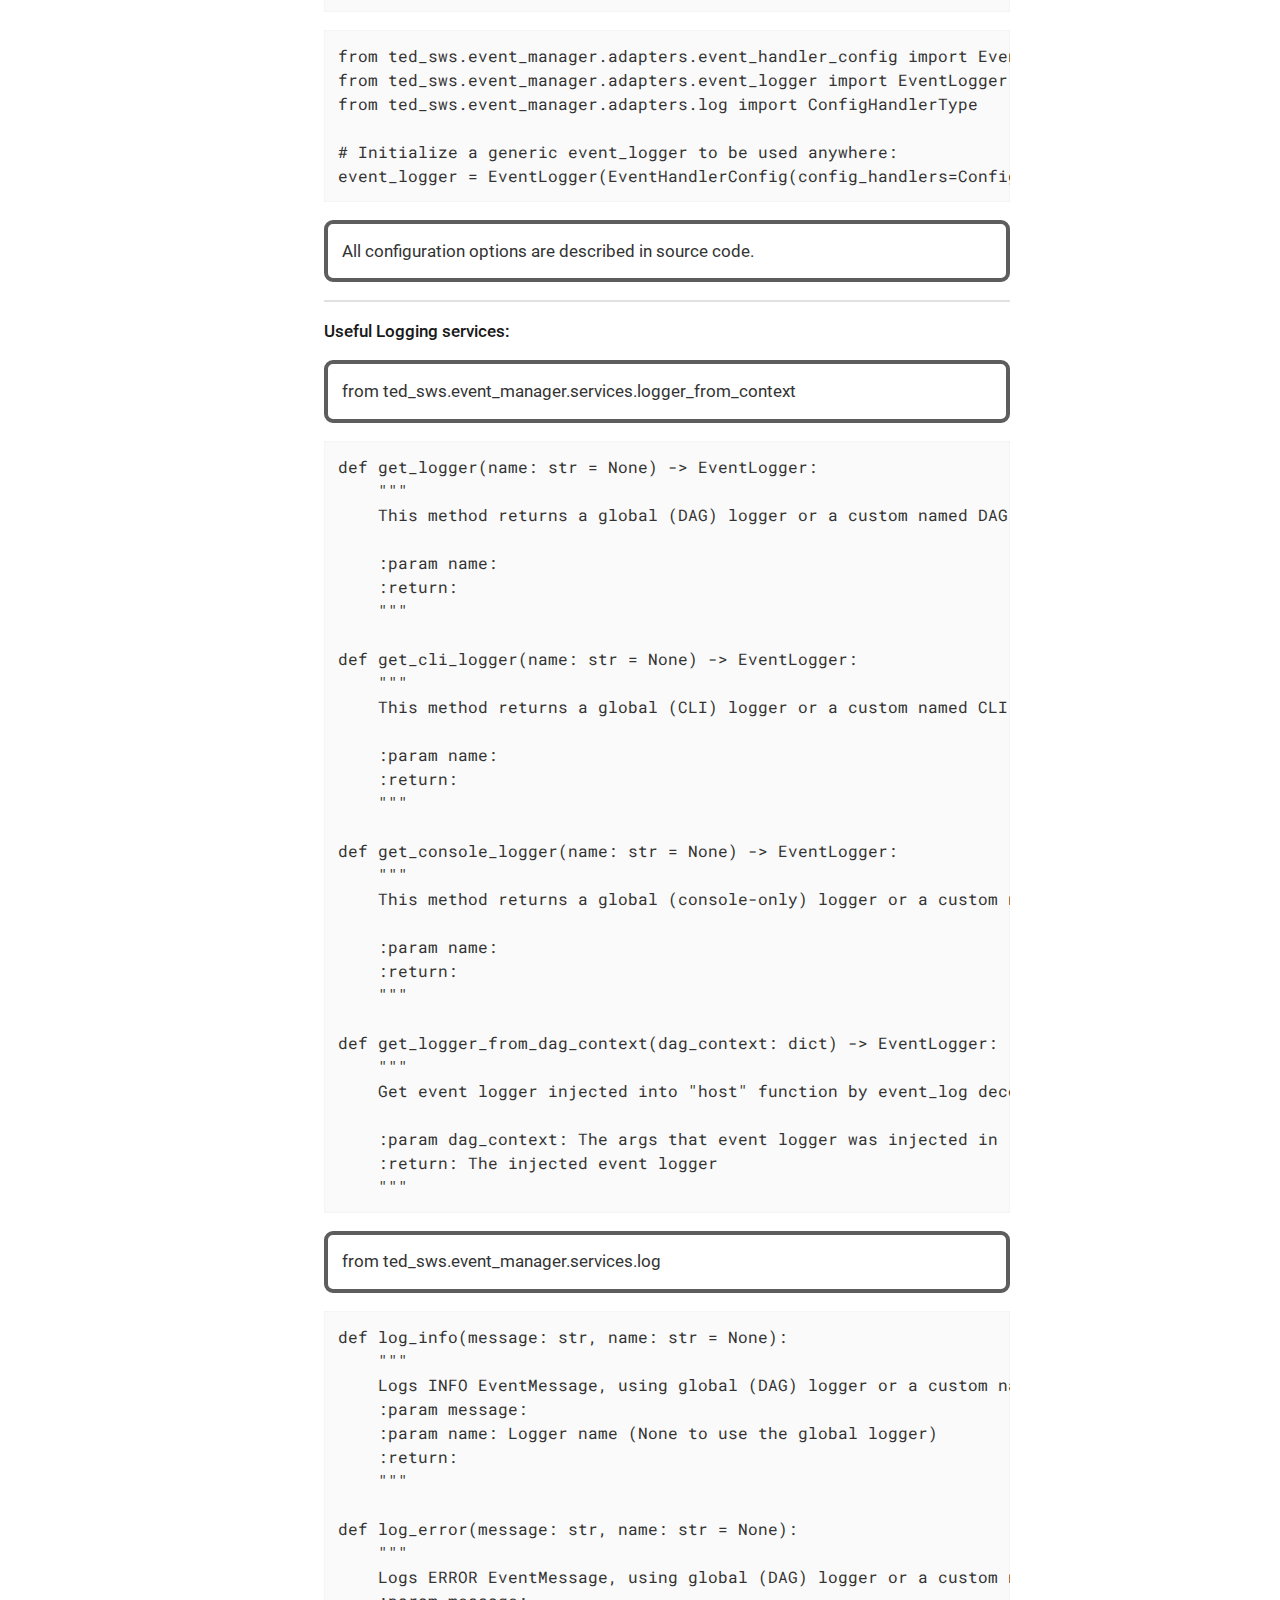
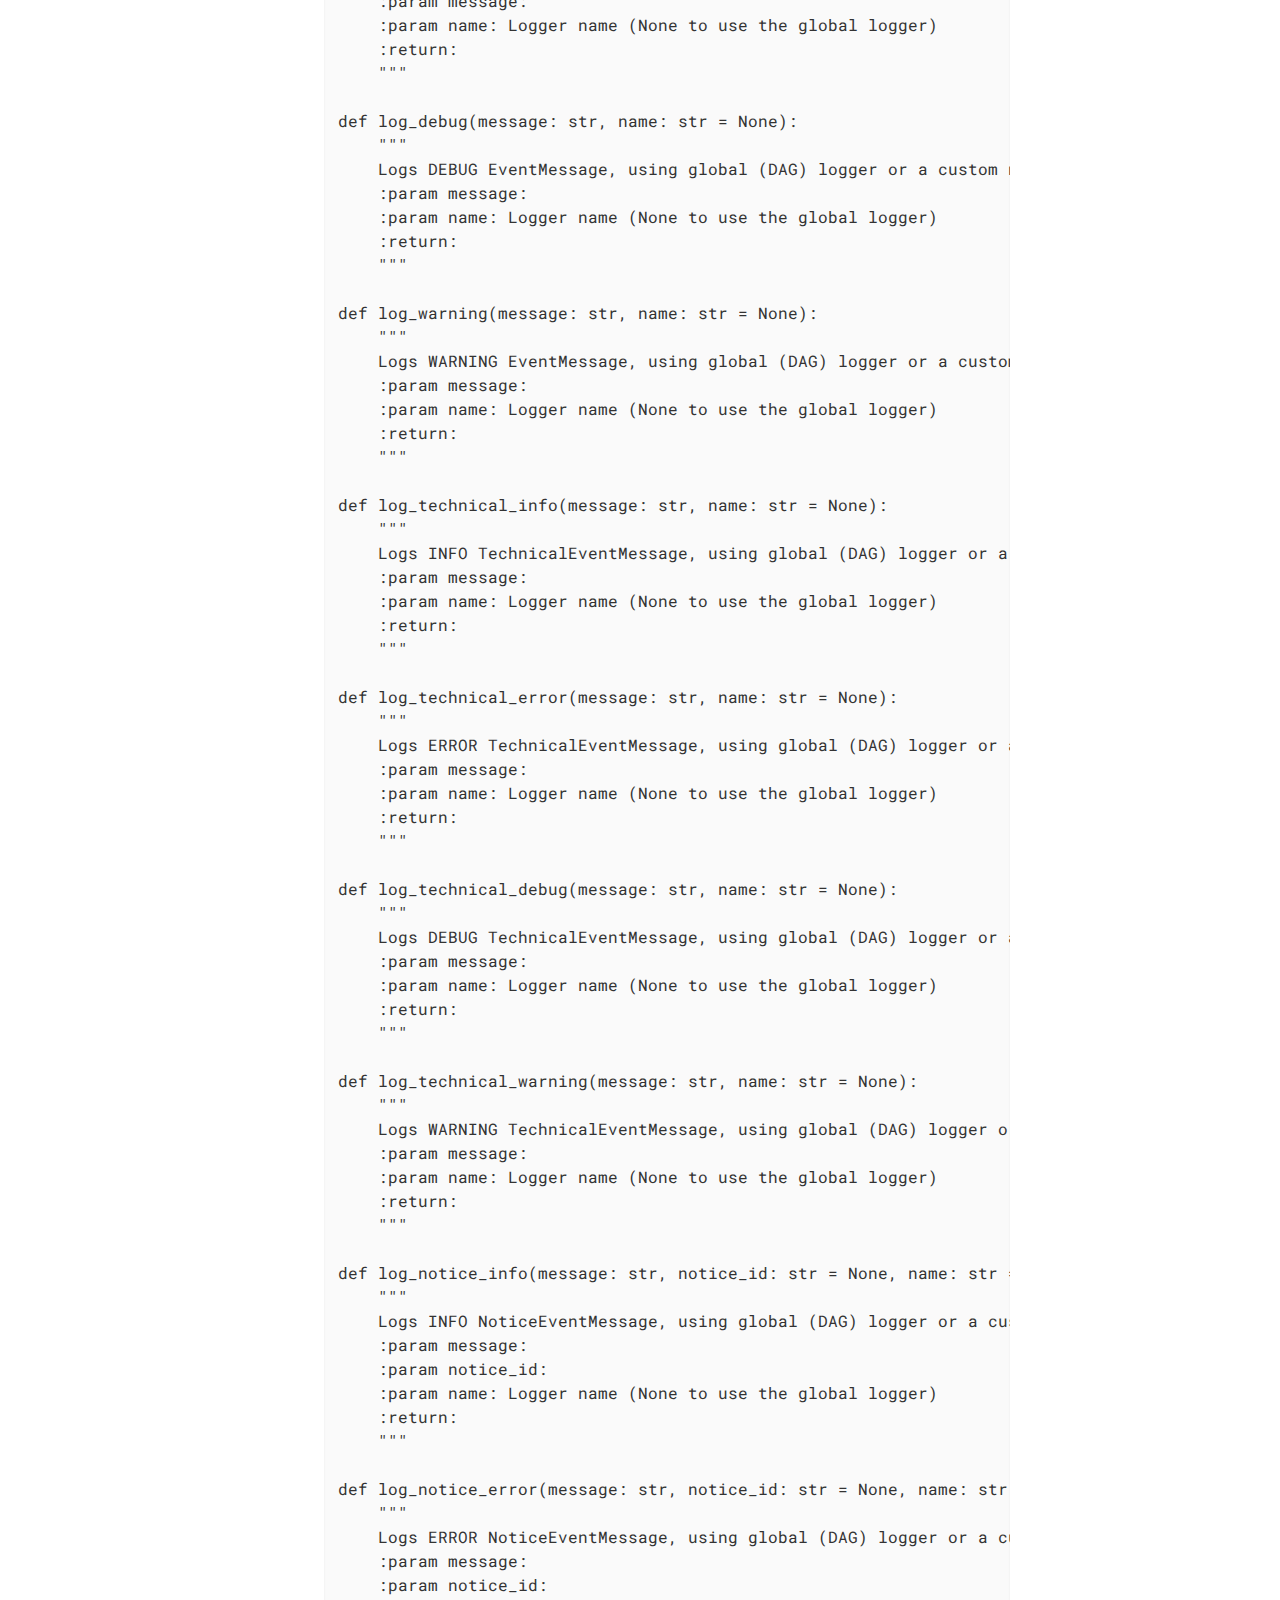
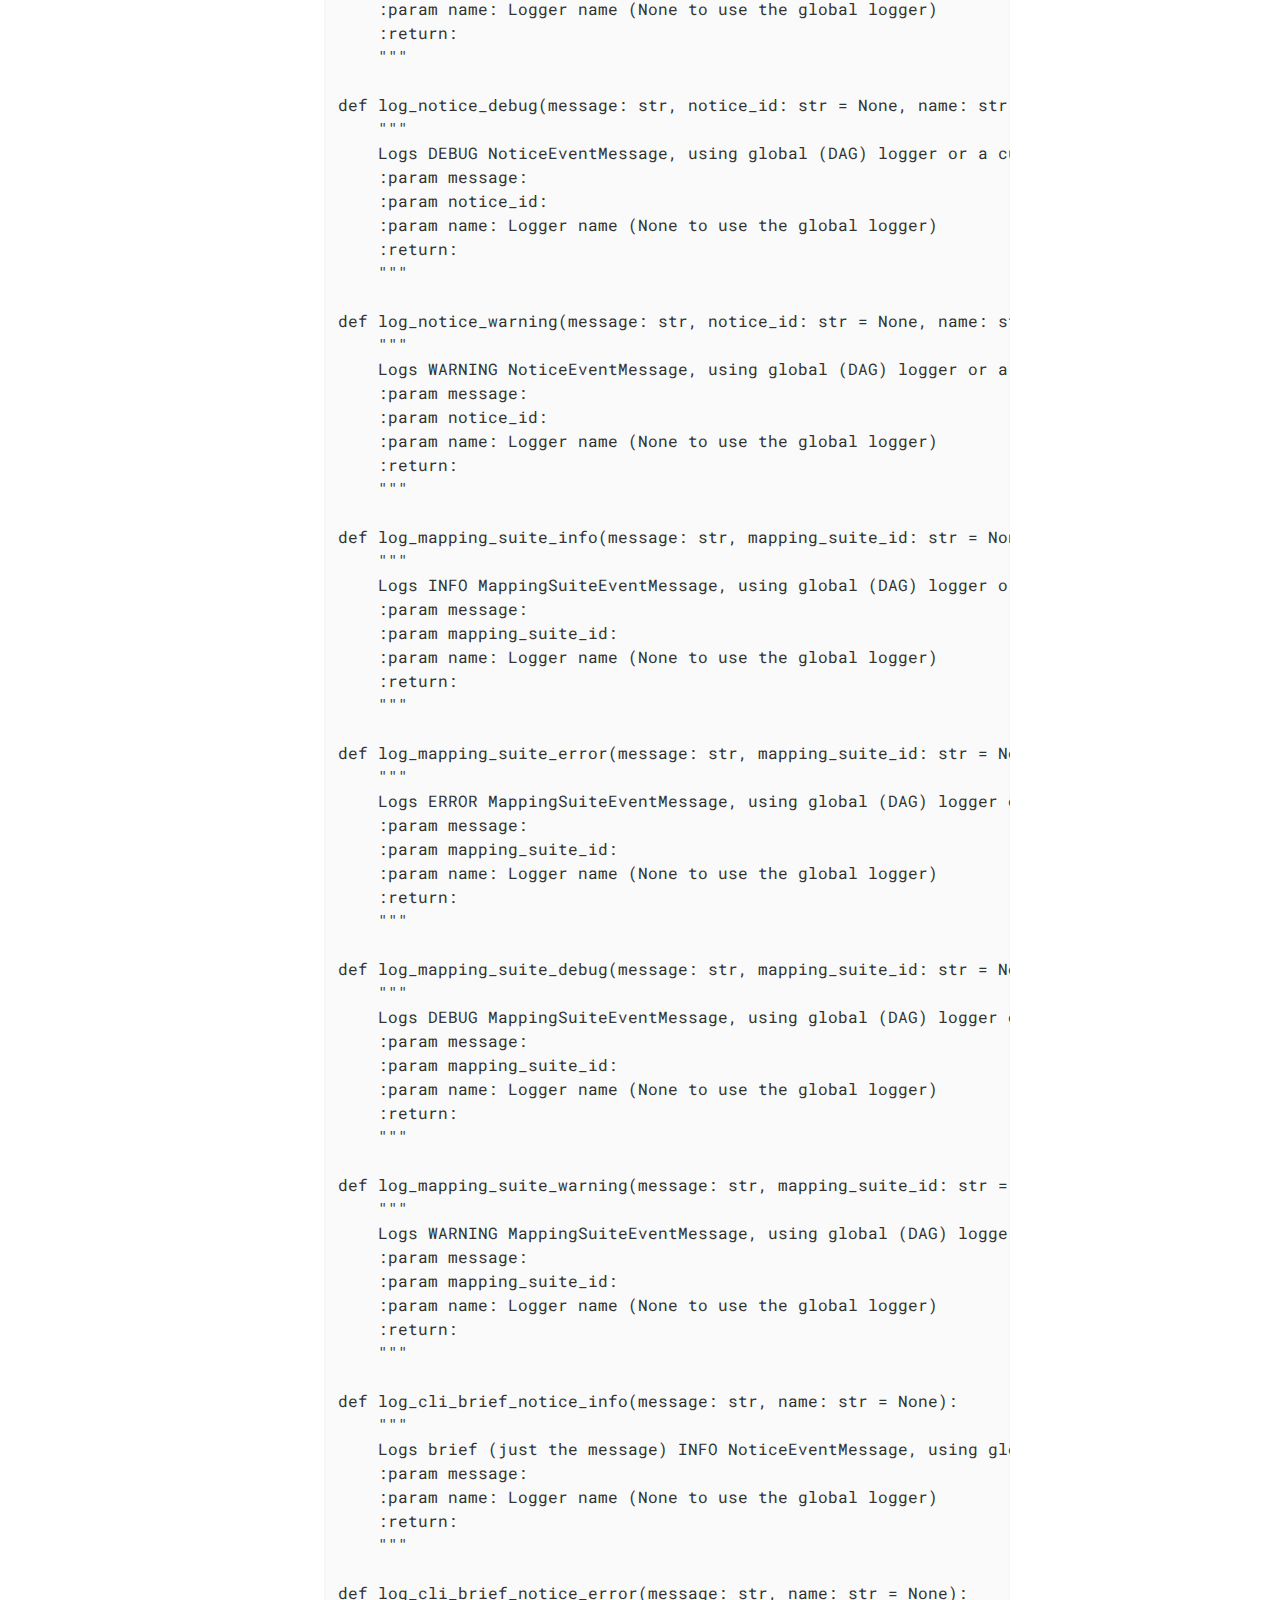
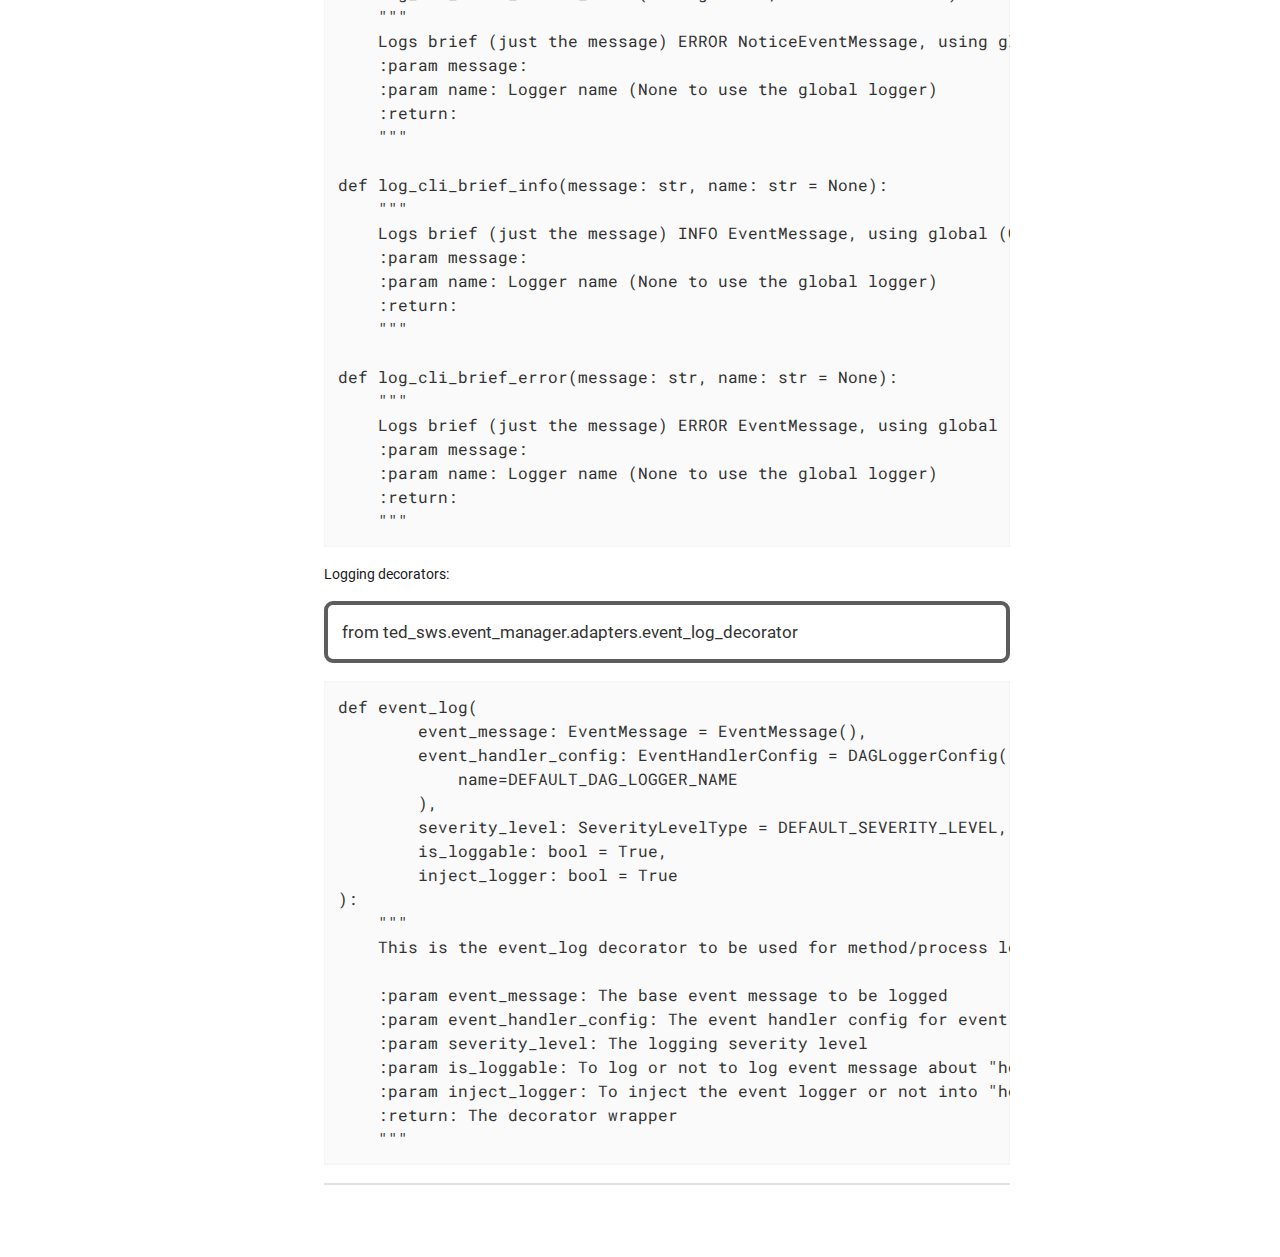
<file: ted-sws/technical/event_manager.html>
<!DOCTYPE html>
<html lang="en">
  <head>
    <meta charset="utf-8">
    <meta name="viewport" content="width=device-width,initial-scale=1">
    <title>Event Manager :: ted-sws-docs</title>
    <meta name="description" content="This page is about Event Manager">
    <meta name="generator" content="Antora 3.1.4">
    <link rel="stylesheet" href="../../_/css/site.css">
  </head>
  <body class="article">
<div class="navbar-item has-dropdown is-hoverable">
<h1>TED-SWS</h1>
</div><div class="body">
<div class="nav-container" data-component="ted-sws" data-version="master">
  <aside class="nav">
    <div class="panels">
<div class="nav-panel-menu is-active" data-panel="menu">
  <nav class="nav-menu">
    <button class="nav-menu-toggle" aria-label="Toggle expand/collapse all"></button>
    <h3 class="title"><a href="../index.html">XML to RDF Conversion</a></h3>
<ul class="nav-list">
  <li class="nav-item" data-depth="0">
<ul class="nav-list">
  <li class="nav-item" data-depth="1">
    <a class="nav-link" href="../index.html">Home</a>
  </li>
  <li class="nav-item" data-depth="1">
    <button class="nav-item-toggle"></button>
    <span class="nav-text"><span class="separated"><strong>General References</strong></span></span>
<ul class="nav-list">
  <li class="nav-item" data-depth="2">
    <a class="nav-link" href="../ted-sws-introduction.html">About TED-SWS</a>
  </li>
  <li class="nav-item" data-depth="2">
    <a class="nav-link" href="../glossary.html">Glossary</a>
  </li>
</ul>
  </li>
  <li class="nav-item" data-depth="1">
    <button class="nav-item-toggle"></button>
    <span class="nav-text"><span class="separated"><strong>For TED-SWS Operators</strong></span></span>
<ul class="nav-list">
  <li class="nav-item" data-depth="2">
    <a class="nav-link" href="../user_manual/getting_started_user_manual.html">Getting started</a>
  </li>
  <li class="nav-item" data-depth="2">
    <a class="nav-link" href="../user_manual/system-overview.html">System overview</a>
  </li>
  <li class="nav-item" data-depth="2">
    <a class="nav-link" href="../user_manual/access-security.html">Security and access</a>
  </li>
  <li class="nav-item" data-depth="2">
    <a class="nav-link" href="../user_manual/workflow-management-airflow.html">Workflow management with Airflow</a>
  </li>
  <li class="nav-item" data-depth="2">
    <a class="nav-link" href="../user_manual/system-monitoring-metabase.html">System monitoring with Metabase</a>
  </li>
</ul>
  </li>
  <li class="nav-item" data-depth="1">
    <button class="nav-item-toggle"></button>
    <span class="nav-text"><span class="separated"><strong>For DevOps</strong></span></span>
<ul class="nav-list">
  <li class="nav-item" data-depth="2">
    <span class="nav-text"><a href="_attachments/aws-infra-docs/TED-SWS-Installation-manual-v2.6.1.pdf" target="_blank" rel="noopener">AWS installation manual (v2.6.1)</a></span>
  </li>
  <li class="nav-item" data-depth="2">
    <span class="nav-text"><a href="_attachments/aws-infra-docs/TED-SWS-AWS-Infrastructure-architecture-overview-v0.9.pdf" target="_blank" rel="noopener">AWS infrastructure architecture (v0.9)</a></span>
  </li>
</ul>
  </li>
  <li class="nav-item" data-depth="1">
    <button class="nav-item-toggle"></button>
    <span class="nav-text"><span class="separated"><strong>For End User Developers</strong></span></span>
<ul class="nav-list">
  <li class="nav-item" data-depth="2">
    <a class="nav-link" href="https://docs.ted.europa.eu/SWS/sample_app/sparql_queries.html">Accessing data in Cellar</a>
  </li>
  <li class="nav-item" data-depth="2">
    <span class="nav-text"><a href="https://docs.ted.europa.eu/EPO/latest/index.html" target="_blank" rel="noopener">eProcurement ontology (latest)</a></span>
  </li>
</ul>
  </li>
  <li class="nav-item" data-depth="1">
    <button class="nav-item-toggle"></button>
    <span class="nav-text"><span class="separated"><strong>For TED-SWS Developers</strong></span></span>
<ul class="nav-list">
  <li class="nav-item" data-depth="2">
    <a class="nav-link" href="../architecture/arhitecture_choices.html">Architectural choices</a>
  </li>
</ul>
  </li>
</ul>
  </li>
</ul>
  </nav>
</div>
<div class="nav-panel-explore" data-panel="explore">
  <div class="context">
    <span class="title">XML to RDF Conversion</span>
    <span class="version">master</span>
  </div>
  <ul class="components">
    <li class="component is-current">
      <a class="title" href="../index.html">XML to RDF Conversion</a>
      <ul class="versions">
        <li class="version is-current is-latest">
          <a href="../index.html">master</a>
        </li>
      </ul>
    </li>
  </ul>
</div>
    </div>
  </aside>
</div>
<main class="article">
<div class="toolbar" role="navigation">
<button class="nav-toggle"></button>
  <a href="../index.html" class="home-link"></a>
<nav class="breadcrumbs" aria-label="breadcrumbs">
  <ul>
    <li><a href="../index.html">XML to RDF Conversion</a></li>
    <li><a href="event_manager.html">Event Manager</a></li>
  </ul>
</nav>
</div>
  <div class="content">
<aside class="toc sidebar" data-title="Contents" data-levels="6">
  <div class="toc-menu"></div>
</aside>
<article class="doc">
<h1 class="page">Event Manager</h1>
<div id="preamble">
<div class="sectionbody">
<div class="paragraph">
<p>Event Manager is designed to handle different types of Event Messages (processes) and log them to different outputs by
using
different Event Handlers.</p>
</div>
</div>
</div>
<div class="sect1">
<h2 id="_technical_usage_guide"><a class="anchor" href="#_technical_usage_guide"></a>Technical usage guide</h2>
<div class="sectionbody">
<div class="paragraph">
<p><strong>SOURCE</strong>: ted_sws.event_manager</p>
</div>
<div class="paragraph">
<p>The description, full list of parameters and usage hints for every component are documented within the source code.</p>
</div>
<hr>
<div class="sect2">
<h3 id="_prerequisites"><a class="anchor" href="#_prerequisites"></a>Prerequisites</h3>
<div class="paragraph">
<p>The main component of Event Manager is the Event Logger (<em>EventLogger</em>).</p>
</div>
<div class="paragraph">
<p>EventLogger can be initialized using 1 of 3 Event Handler Configs (<em>EventHandlerConfig</em>):</p>
</div>
<div class="exampleblock">
<div class="content">
<div class="ulist">
<ul>
<li>
<p><em>DAGLoggerConfig</em> (to be used specifically for processes in DAG environment)</p>
</li>
<li>
<p><em>CLILoggerConfig</em> (to be used specifically for processes in CLI environment).</p>
</li>
<li>
<p><em>EventHandlerConfig</em> (a generic event handler config)</p>
</li>
</ul>
</div>
</div>
</div>
<div class="paragraph">
<p>Every <em>EventHandlerConfig</em> manages 3 (any combination of them) of Event Handlers (<em>EventHandler</em>):</p>
</div>
<div class="exampleblock">
<div class="content">
<div class="ulist">
<ul>
<li>
<p><em>EventWriterToConsoleHandler</em> (ConsoleHandler)</p>
</li>
<li>
<p><em>EventWriterToFileHandler</em> (FileHandler)</p>
</li>
<li>
<p><em>EventWriterToMongoDBHandler</em> (MongoDBHandler)</p>
</li>
</ul>
</div>
</div>
</div>
<div class="paragraph">
<p>Default values can be configured using the following environment variables:</p>
</div>
<div class="listingblock">
<div class="content">
<pre class="highlightjs highlight"><code class="language-none hljs">DAG_LOGGER_CONFIG_HANDLERS=MongoDBHandler,ConsoleHandler
CLI_LOGGER_CONFIG_HANDLERS=MongoDBHandler,ConsoleHandler,FileHandlers
MONGO_DB_LOGS_DATABASE_NAME=logs_db
LOGGER_LOG_FILENAME=./event_logs/{today}/{hour}/{minute}.log</code></pre>
</div>
</div>
<div class="paragraph">
<p>The <em>EventLogger</em> logs (using <em>EventHandler</em> via <em>EventHandlerConfig</em>) Event Messages.</p>
</div>
<div class="paragraph">
<p>EventHandler is responsible for logging Event Messages to specific output.</p>
</div>
<div class="paragraph">
<p>There are 4 types of Event Messages (<em>EventMessage</em>), used for specific events/processes:</p>
</div>
<div class="exampleblock">
<div class="content">
<div class="ulist">
<ul>
<li>
<p><em>TechnicalEventMessage</em> (for technical events/processes)</p>
</li>
<li>
<p><em>NoticeEventMessage</em> (for notice related events/processes)</p>
</li>
<li>
<p><em>MappingSuiteEventMessage</em> (for mapping suite related events/processes)</p>
</li>
<li>
<p><em>EventMessage</em> (for generic events/processes)</p>
</li>
</ul>
</div>
</div>
</div>
<div class="paragraph">
<p>Every <em>EventMessage</em> type is logged (if MongoDBHandler is used) in separate collection:</p>
</div>
<div class="exampleblock">
<div class="content">
<div class="ulist">
<ul>
<li>
<p><em>TechnicalEventMessage</em> &#8594; <strong>technical_events</strong></p>
</li>
<li>
<p><em>NoticeEventMessage</em> &#8594; <strong>notice_events</strong></p>
</li>
<li>
<p><em>MappingSuiteEventMessage</em> &#8594; <strong>mapping_suite_events</strong></p>
</li>
<li>
<p><em>EventMessage</em> &#8594; <strong>log_events</strong></p>
</li>
</ul>
</div>
</div>
</div>
<hr>
<div class="paragraph">
<p><em>event_log</em> decorator can be used to log the "host" function execution information and/or to inject the event_logger to
be used
inside the function.</p>
</div>
<hr>
</div>
<div class="sect2">
<h3 id="_usage"><a class="anchor" href="#_usage"></a>Usage</h3>
<div class="paragraph">
<p>EventLogger can log EventMessage using different severity levels:</p>
</div>
<div class="listingblock">
<div class="content">
<pre class="highlightjs highlight"><code class="language-none hljs">event_logger.debug(event_message)
event_logger.info(event_message)
event_logger.warning(event_message)
event_logger.error(event_message)</code></pre>
</div>
</div>
<div class="sect3">
<h4 id="_dag_example"><a class="anchor" href="#_dag_example"></a>DAG example:</h4>
<div class="paragraph">
<p>Can be adapted to any function.</p>
</div>
<div class="exampleblock">
<div class="content">
<div class="paragraph">
<p>The @event_log decorator will log a TechnicalEventMessage about the host_function (also including the
execution duration) and will inject the event_logger into dag_context KEYWORD param.</p>
</div>
</div>
</div>
<div class="listingblock">
<div class="content">
<pre class="highlightjs highlight"><code class="language-none hljs">from ted_sws.event_manager.adapters.event_log_decorator import event_log
from ted_sws.event_manager.model.event_message import TechnicalEventMessage, NoticeEventMessage
from ted_sws.event_manager.services.logger_from_context import get_logger_from_dag_context, handle_event_message_metadata_dag_context

@event_log(TechnicalEventMessage(title="LOG_MESSAGE_ABOUT_HOST_FUNCTION"))
def host_function(**dag_context)
  # always provide VAR_KEYWORD params (**dag_context or any other name) for event_logger to be injected

  # Extract injected event_logger from dag_context
  event_logger = get_logger_from_dag_context(dag_context)

  event_message = NoticeEventMessage(name="PROCESS_NAME")
  event_message.start_record()  # this will set started_at for logged event message

  context = get_current_context()

  # update event_message metadata with data from dag context (RUN_ID)
  handle_event_message_metadata_dag_context(event_message, "PROCESS_NAME", context)

  event_message.end_record()  # this will set ended_at and duration for logged event message
  event_logger.info(event_message)</code></pre>
</div>
</div>
<div class="listingblock">
<div class="content">
<pre class="highlightjs highlight"><code class="language-none hljs"># just inject the event_logger:
@event_log(is_loggable=False)

# just log the information about "host" function:
@event_log(inject_logger=False)

# specify event_message type to be logged, otherwisee a generic EventMessage will be logged:
@event_log(event_message=NoticeEventMessage(...))</code></pre>
</div>
</div>
<div class="listingblock">
<div class="content">
<pre class="highlightjs highlight"><code class="language-none hljs">from ted_sws.event_manager.adapters.event_handler_config import EventHandlerConfig
from ted_sws.event_manager.adapters.event_logger import EventLogger
from ted_sws.event_manager.adapters.log import ConfigHandlerType

# Initialize a generic event_logger to be used anywhere:
event_logger = EventLogger(EventHandlerConfig(config_handlers=ConfigHandlerType.ConsoleHandler.value))</code></pre>
</div>
</div>
<div class="exampleblock">
<div class="content">
<div class="paragraph">
<p>All configuration options are described in source code.</p>
</div>
</div>
</div>
<hr>
</div>
<div class="sect3">
<h4 id="_useful_logging_services"><a class="anchor" href="#_useful_logging_services"></a>Useful Logging services:</h4>
<div class="exampleblock">
<div class="content">
<div class="paragraph">
<p>from ted_sws.event_manager.services.logger_from_context</p>
</div>
</div>
</div>
<div class="listingblock">
<div class="content">
<pre class="highlightjs highlight"><code class="language-none hljs">def get_logger(name: str = None) -&gt; EventLogger:
    """
    This method returns a global (DAG) logger or a custom named DAG logger

    :param name:
    :return:
    """

def get_cli_logger(name: str = None) -&gt; EventLogger:
    """
    This method returns a global (CLI) logger or a custom named CLI logger

    :param name:
    :return:
    """

def get_console_logger(name: str = None) -&gt; EventLogger:
    """
    This method returns a global (console-only) logger or a custom named console-only logger

    :param name:
    :return:
    """

def get_logger_from_dag_context(dag_context: dict) -&gt; EventLogger:
    """
    Get event logger injected into "host" function by event_log decorator.

    :param dag_context: The args that event logger was injected in
    :return: The injected event logger
    """</code></pre>
</div>
</div>
<div class="exampleblock">
<div class="content">
<div class="paragraph">
<p>from ted_sws.event_manager.services.log</p>
</div>
</div>
</div>
<div class="listingblock">
<div class="content">
<pre class="highlightjs highlight"><code class="language-none hljs">def log_info(message: str, name: str = None):
    """
    Logs INFO EventMessage, using global (DAG) logger or a custom named one
    :param message:
    :param name: Logger name (None to use the global logger)
    :return:
    """

def log_error(message: str, name: str = None):
    """
    Logs ERROR EventMessage, using global (DAG) logger or a custom named one
    :param message:
    :param name: Logger name (None to use the global logger)
    :return:
    """

def log_debug(message: str, name: str = None):
    """
    Logs DEBUG EventMessage, using global (DAG) logger or a custom named one
    :param message:
    :param name: Logger name (None to use the global logger)
    :return:
    """

def log_warning(message: str, name: str = None):
    """
    Logs WARNING EventMessage, using global (DAG) logger or a custom named one
    :param message:
    :param name: Logger name (None to use the global logger)
    :return:
    """

def log_technical_info(message: str, name: str = None):
    """
    Logs INFO TechnicalEventMessage, using global (DAG) logger or a custom named one
    :param message:
    :param name: Logger name (None to use the global logger)
    :return:
    """

def log_technical_error(message: str, name: str = None):
    """
    Logs ERROR TechnicalEventMessage, using global (DAG) logger or a custom named one
    :param message:
    :param name: Logger name (None to use the global logger)
    :return:
    """

def log_technical_debug(message: str, name: str = None):
    """
    Logs DEBUG TechnicalEventMessage, using global (DAG) logger or a custom named one
    :param message:
    :param name: Logger name (None to use the global logger)
    :return:
    """

def log_technical_warning(message: str, name: str = None):
    """
    Logs WARNING TechnicalEventMessage, using global (DAG) logger or a custom named one
    :param message:
    :param name: Logger name (None to use the global logger)
    :return:
    """

def log_notice_info(message: str, notice_id: str = None, name: str = None):
    """
    Logs INFO NoticeEventMessage, using global (DAG) logger or a custom named one
    :param message:
    :param notice_id:
    :param name: Logger name (None to use the global logger)
    :return:
    """

def log_notice_error(message: str, notice_id: str = None, name: str = None):
    """
    Logs ERROR NoticeEventMessage, using global (DAG) logger or a custom named one
    :param message:
    :param notice_id:
    :param name: Logger name (None to use the global logger)
    :return:
    """

def log_notice_debug(message: str, notice_id: str = None, name: str = None):
    """
    Logs DEBUG NoticeEventMessage, using global (DAG) logger or a custom named one
    :param message:
    :param notice_id:
    :param name: Logger name (None to use the global logger)
    :return:
    """

def log_notice_warning(message: str, notice_id: str = None, name: str = None):
    """
    Logs WARNING NoticeEventMessage, using global (DAG) logger or a custom named one
    :param message:
    :param notice_id:
    :param name: Logger name (None to use the global logger)
    :return:
    """

def log_mapping_suite_info(message: str, mapping_suite_id: str = None, name: str = None):
    """
    Logs INFO MappingSuiteEventMessage, using global (DAG) logger or a custom named one
    :param message:
    :param mapping_suite_id:
    :param name: Logger name (None to use the global logger)
    :return:
    """

def log_mapping_suite_error(message: str, mapping_suite_id: str = None, name: str = None):
    """
    Logs ERROR MappingSuiteEventMessage, using global (DAG) logger or a custom named one
    :param message:
    :param mapping_suite_id:
    :param name: Logger name (None to use the global logger)
    :return:
    """

def log_mapping_suite_debug(message: str, mapping_suite_id: str = None, name: str = None):
    """
    Logs DEBUG MappingSuiteEventMessage, using global (DAG) logger or a custom named one
    :param message:
    :param mapping_suite_id:
    :param name: Logger name (None to use the global logger)
    :return:
    """

def log_mapping_suite_warning(message: str, mapping_suite_id: str = None, name: str = None):
    """
    Logs WARNING MappingSuiteEventMessage, using global (DAG) logger or a custom named one
    :param message:
    :param mapping_suite_id:
    :param name: Logger name (None to use the global logger)
    :return:
    """

def log_cli_brief_notice_info(message: str, name: str = None):
    """
    Logs brief (just the message) INFO NoticeEventMessage, using global (CLI) logger or a custom named one
    :param message:
    :param name: Logger name (None to use the global logger)
    :return:
    """

def log_cli_brief_notice_error(message: str, name: str = None):
    """
    Logs brief (just the message) ERROR NoticeEventMessage, using global (CLI) logger or a custom named one
    :param message:
    :param name: Logger name (None to use the global logger)
    :return:
    """

def log_cli_brief_info(message: str, name: str = None):
    """
    Logs brief (just the message) INFO EventMessage, using global (CLI) logger or a custom named one
    :param message:
    :param name: Logger name (None to use the global logger)
    :return:
    """

def log_cli_brief_error(message: str, name: str = None):
    """
    Logs brief (just the message) ERROR EventMessage, using global (CLI) logger or a custom named one
    :param message:
    :param name: Logger name (None to use the global logger)
    :return:
    """</code></pre>
</div>
</div>
<div class="sect4">
<h5 id="_logging_decorators"><a class="anchor" href="#_logging_decorators"></a>Logging decorators:</h5>
<div class="exampleblock">
<div class="content">
<div class="paragraph">
<p>from ted_sws.event_manager.adapters.event_log_decorator</p>
</div>
</div>
</div>
<div class="listingblock">
<div class="content">
<pre class="highlightjs highlight"><code class="language-none hljs">def event_log(
        event_message: EventMessage = EventMessage(),
        event_handler_config: EventHandlerConfig = DAGLoggerConfig(
            name=DEFAULT_DAG_LOGGER_NAME
        ),
        severity_level: SeverityLevelType = DEFAULT_SEVERITY_LEVEL,
        is_loggable: bool = True,
        inject_logger: bool = True
):
    """
    This is the event_log decorator to be used for method/process logging and event_logger injection.

    :param event_message: The base event message to be logged
    :param event_handler_config: The event handler config for event logger initialization
    :param severity_level: The logging severity level
    :param is_loggable: To log or not to log event message about "host" function
    :param inject_logger: To inject the event logger or not into "host" function
    :return: The decorator wrapper
    """</code></pre>
</div>
</div>
<hr>
</div>
</div>
</div>
</div>
</div>
</article>
  </div>
</main>
</div>
<div>
</div>
<script id="site-script" src="../../_/js/site.js" data-ui-root-path="../../_"></script>
<script async src="../../_/js/vendor/highlight.js"></script>
  </body>
</html>
</file>
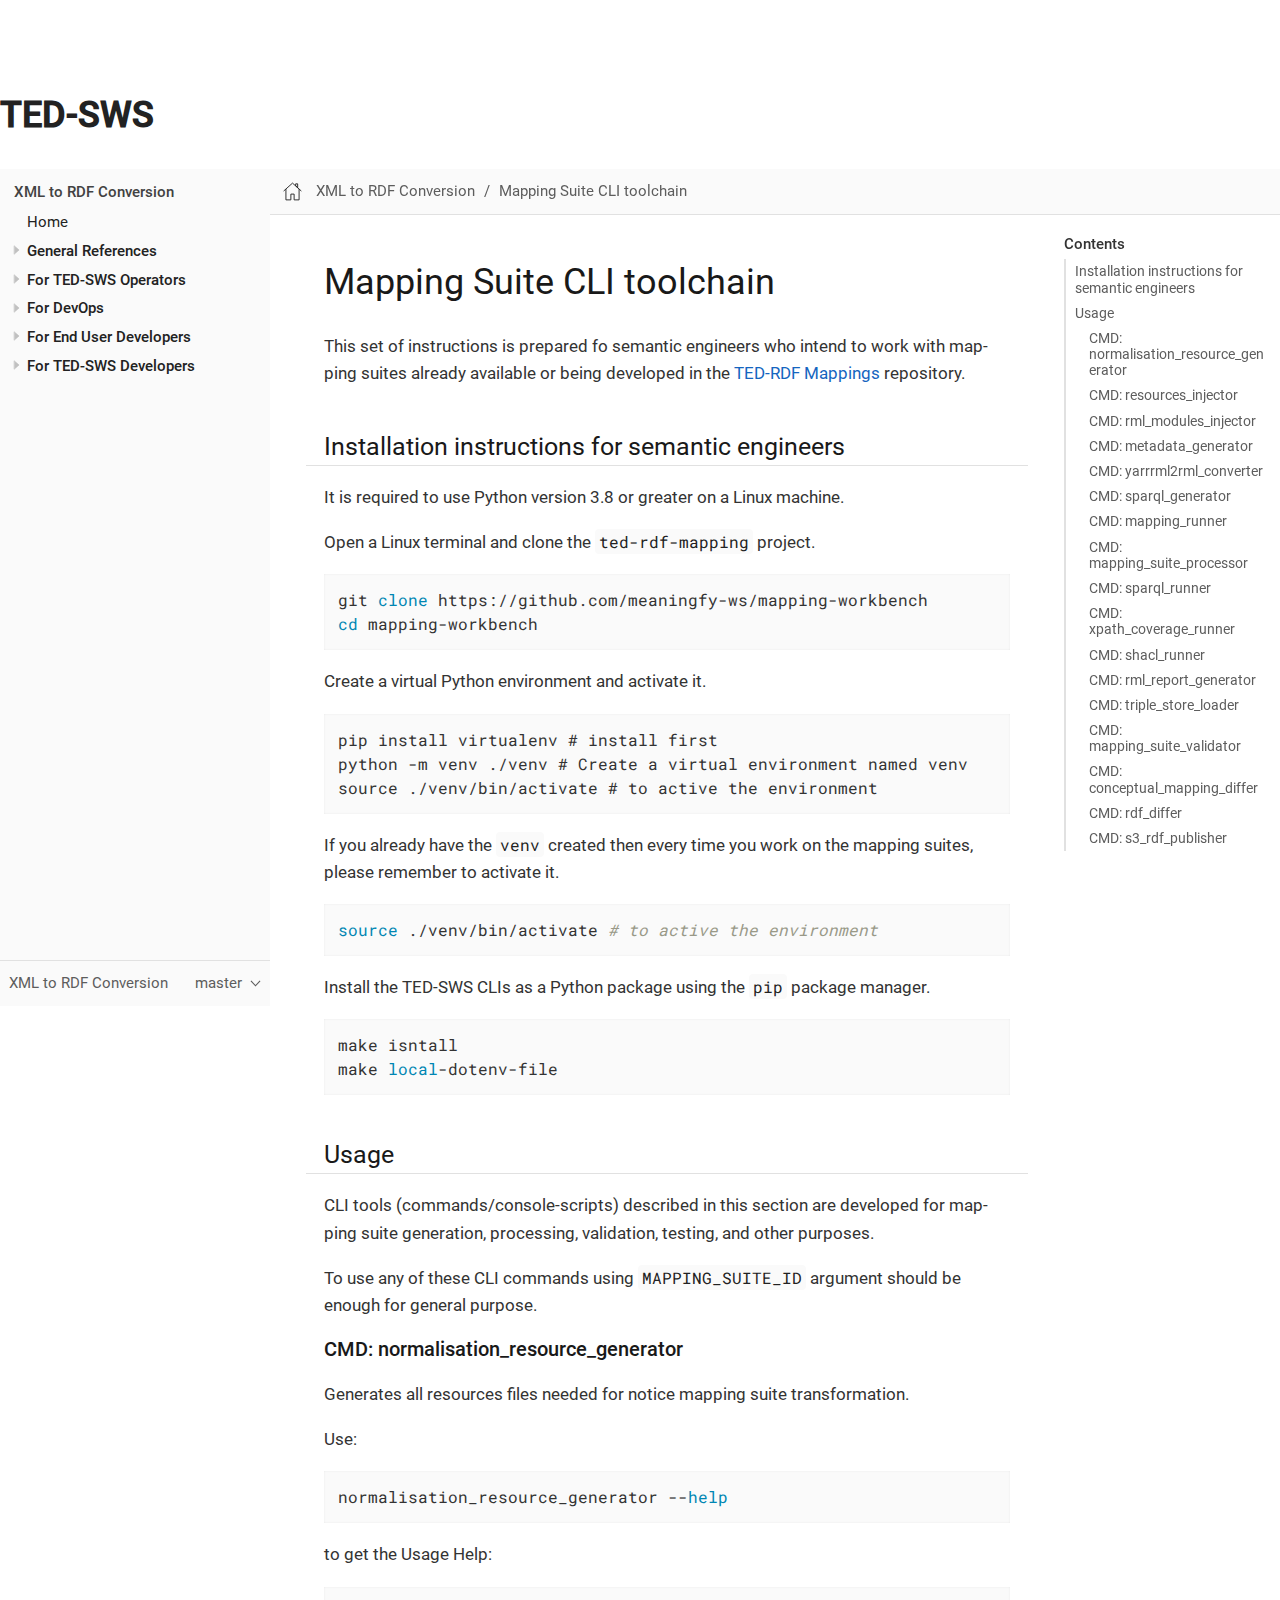
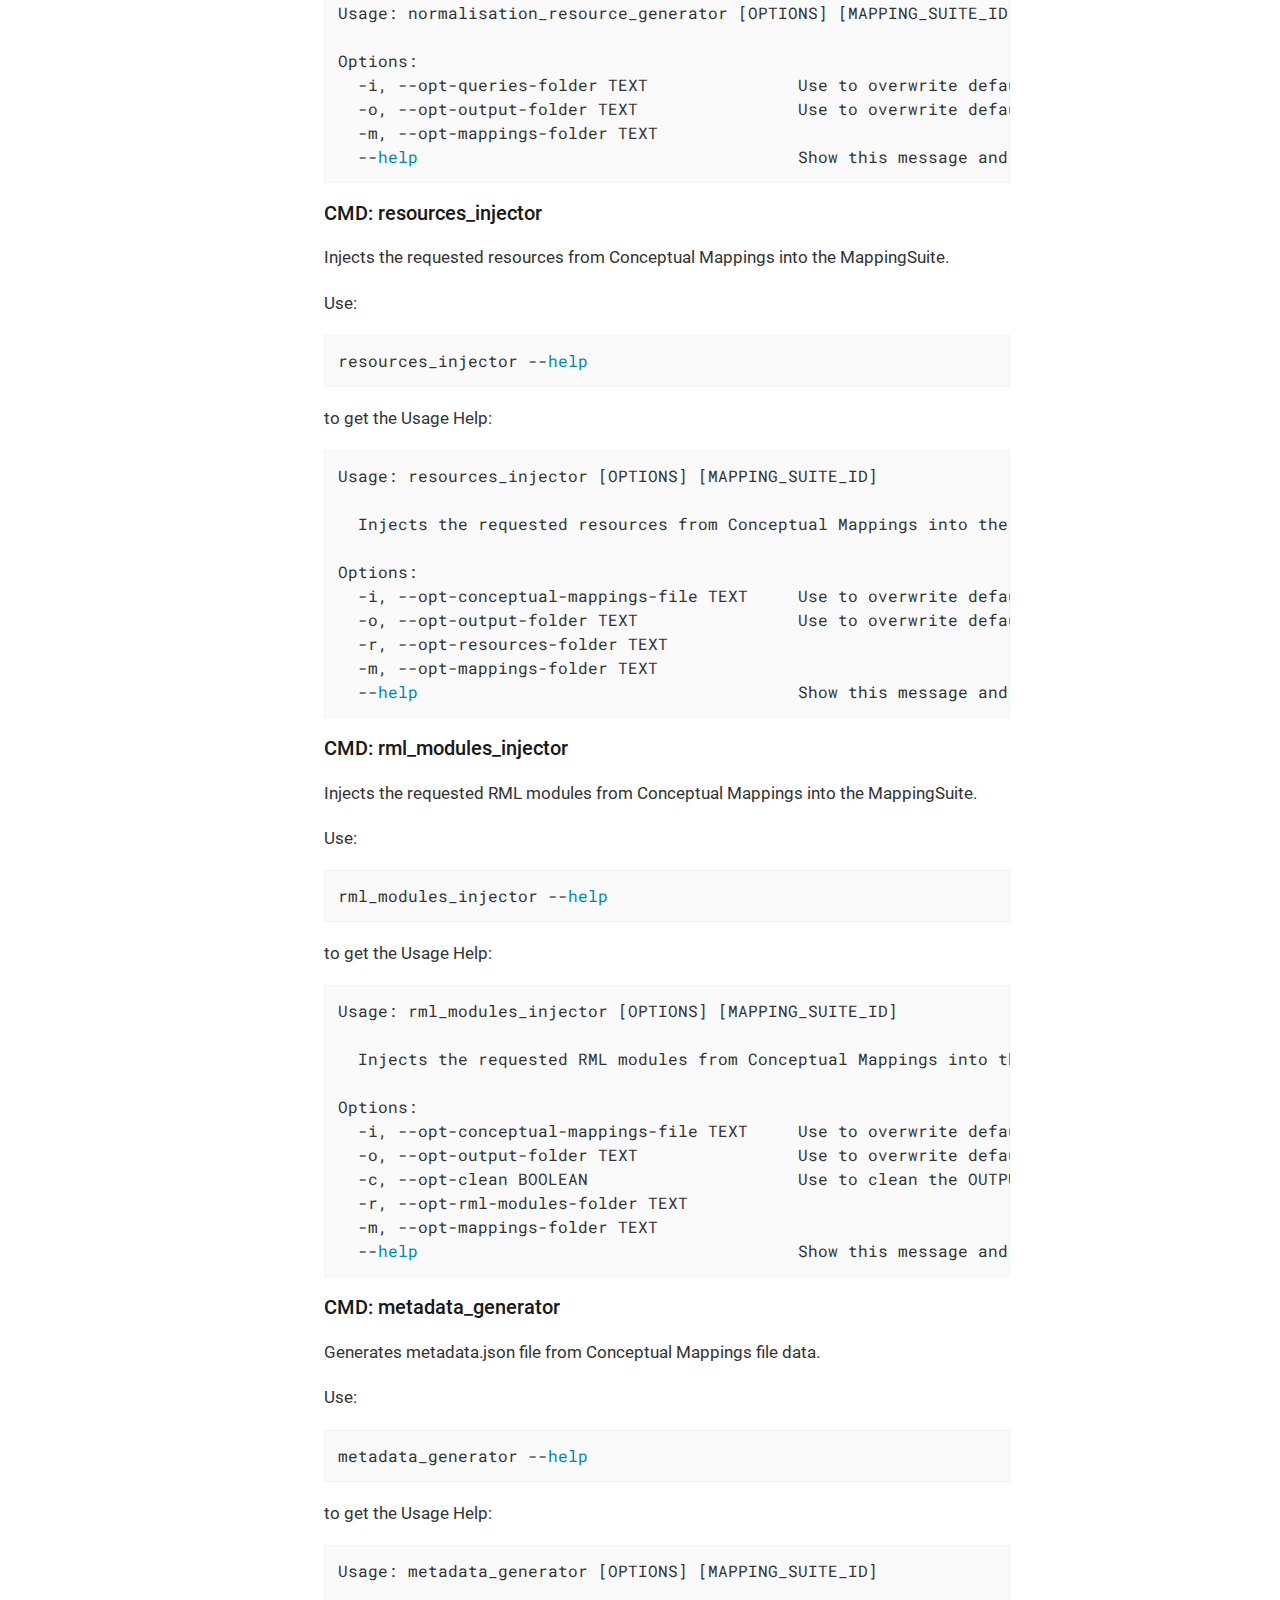
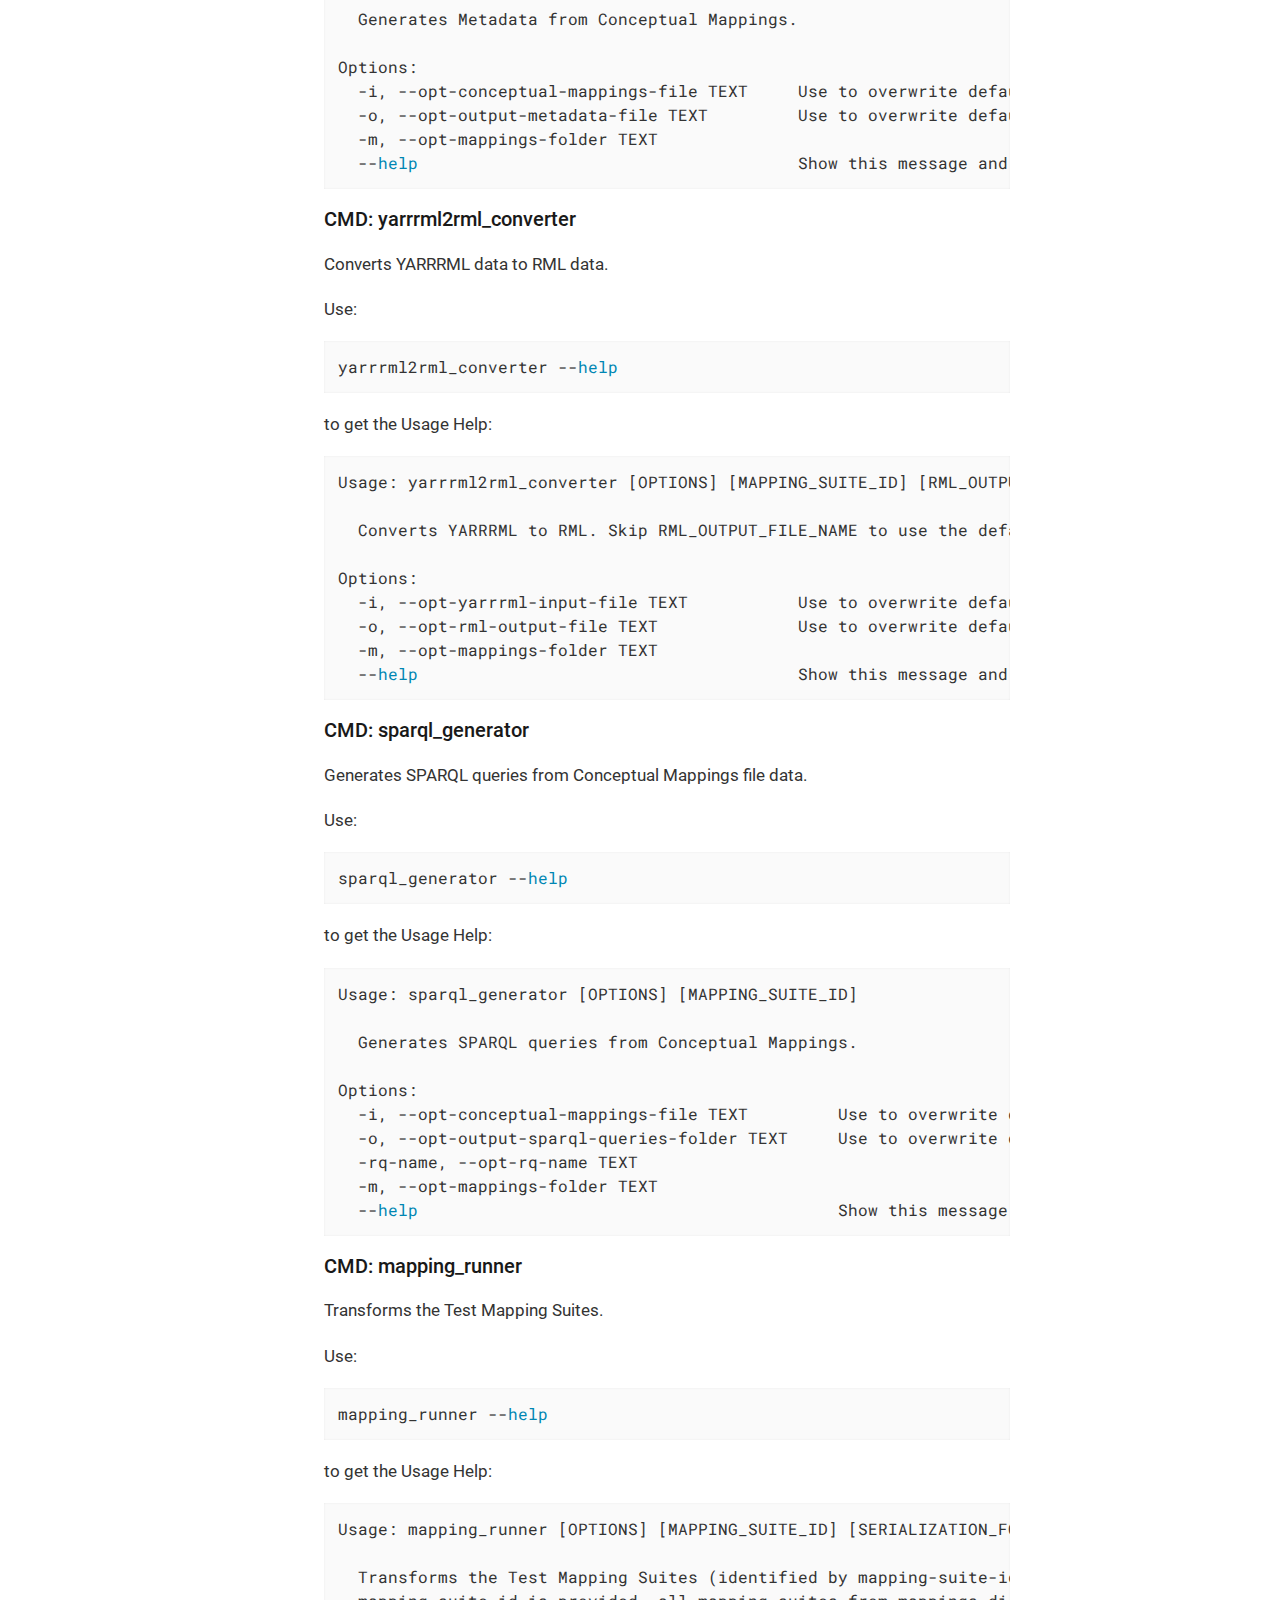
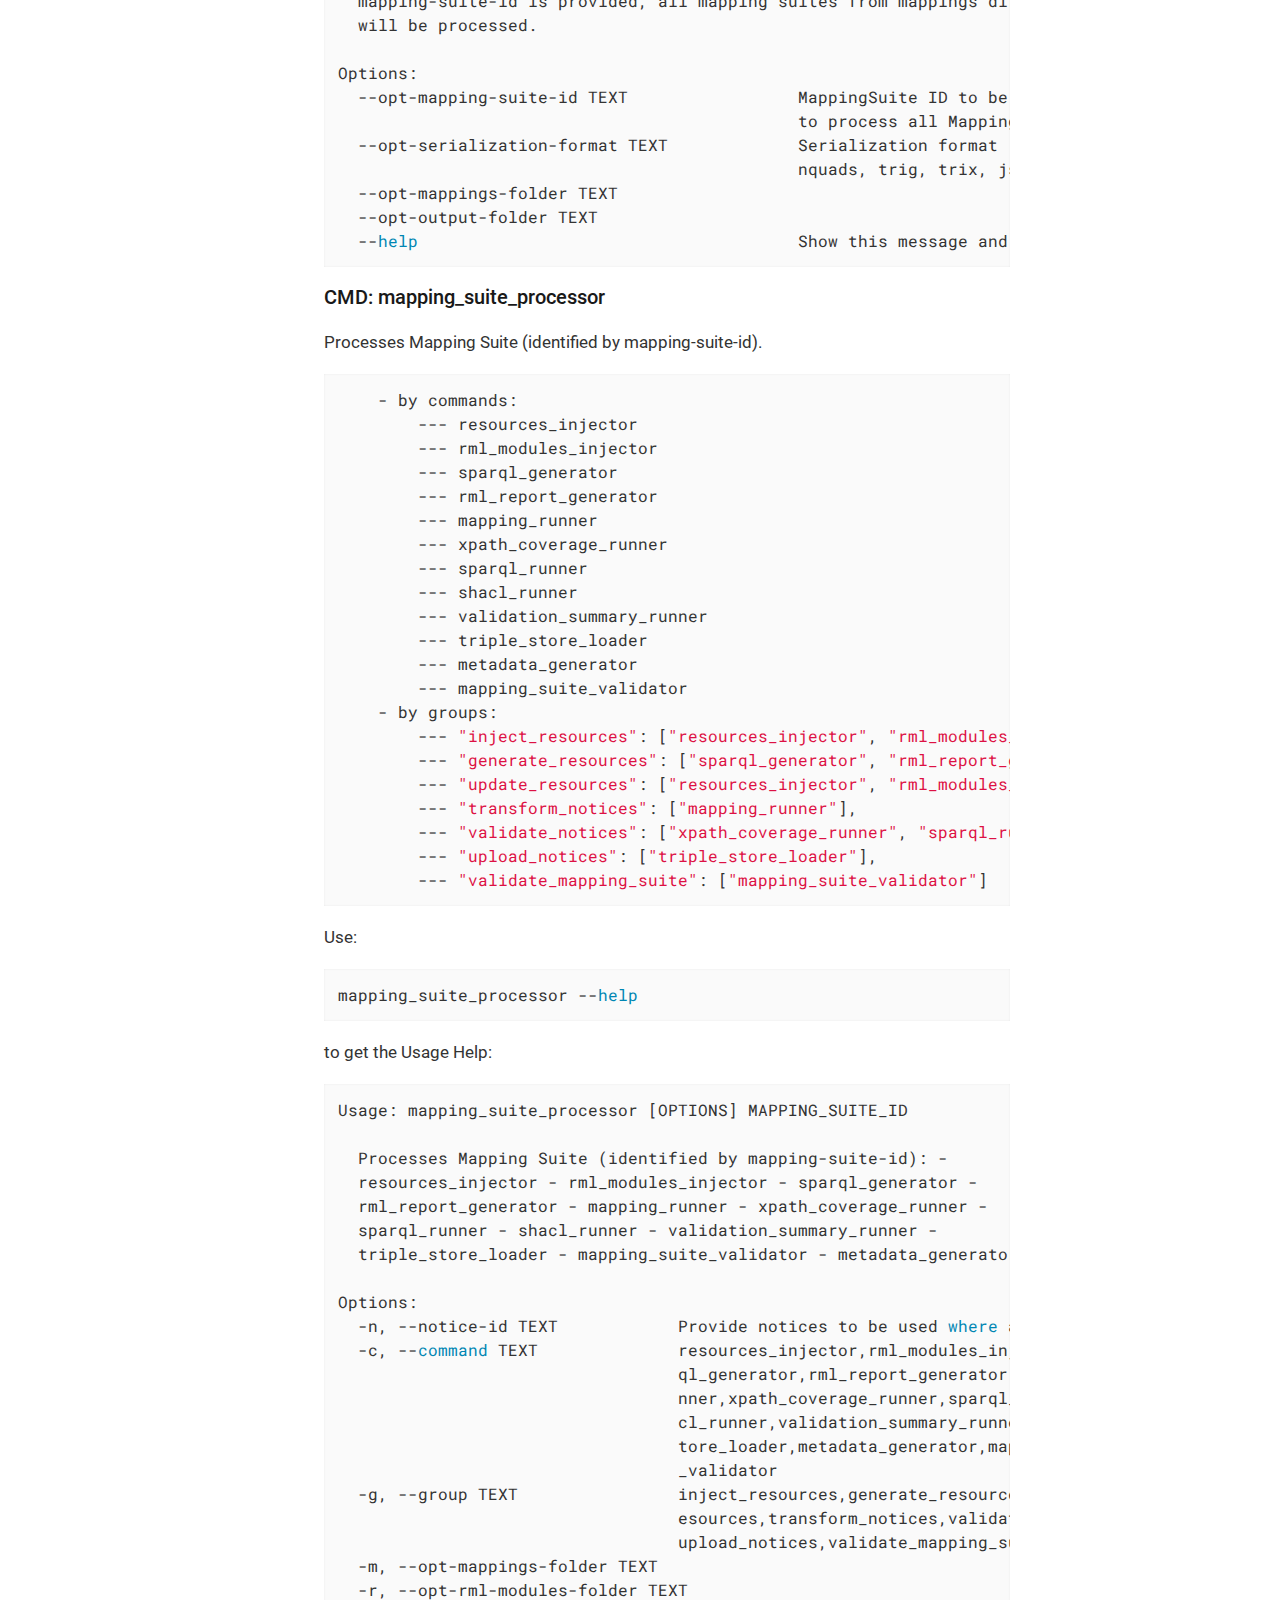
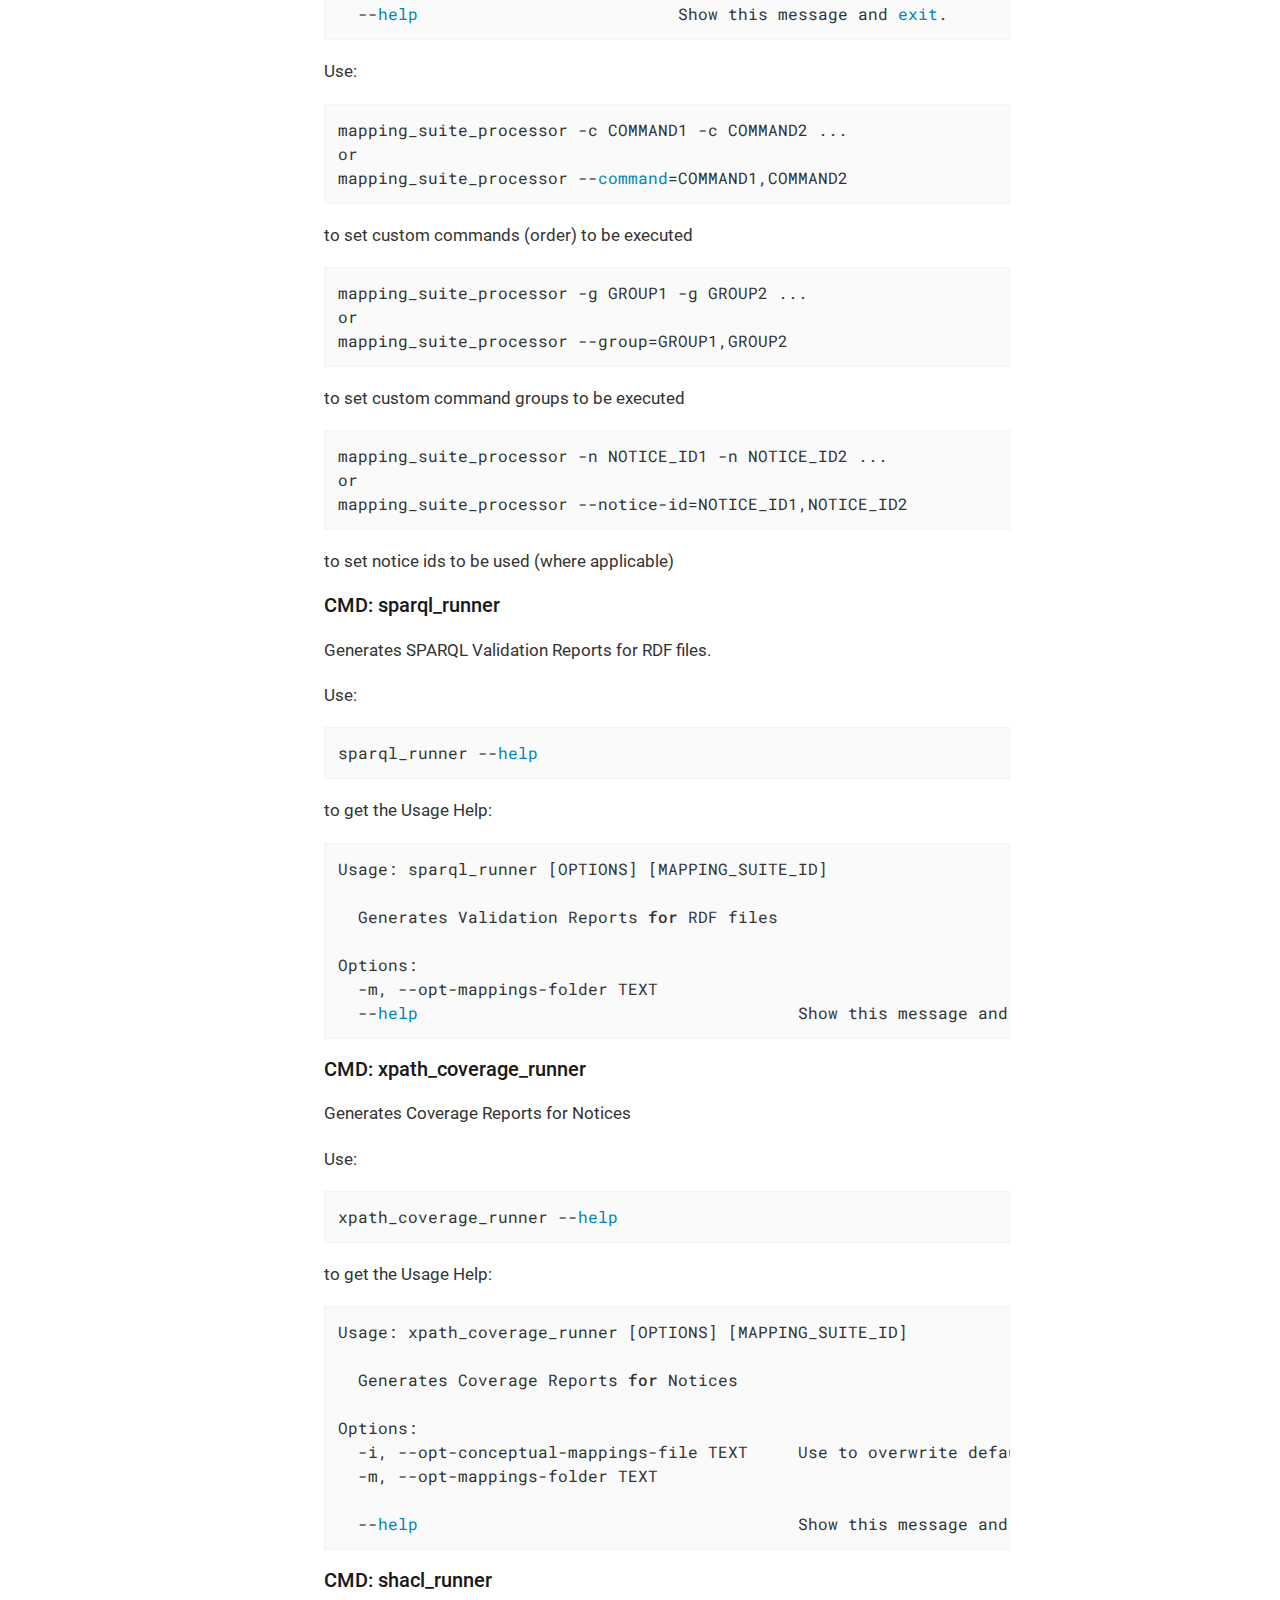
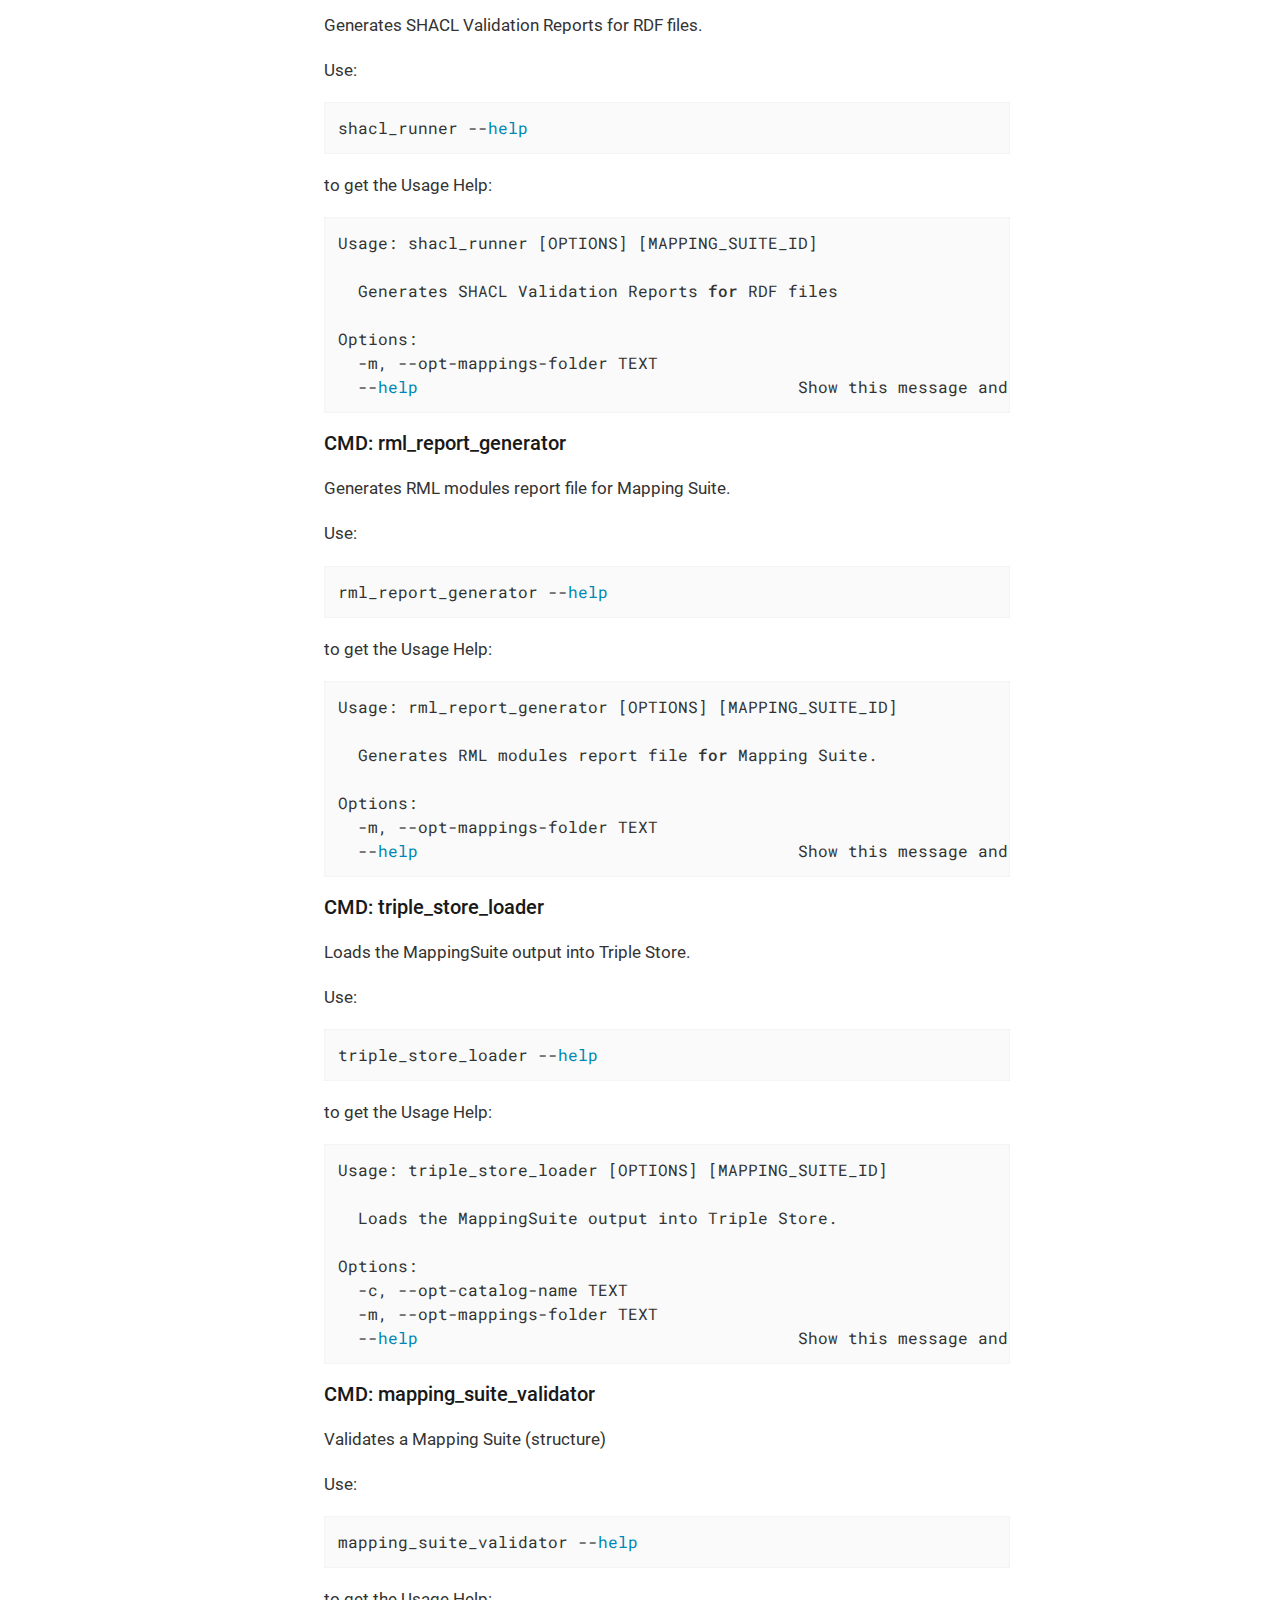
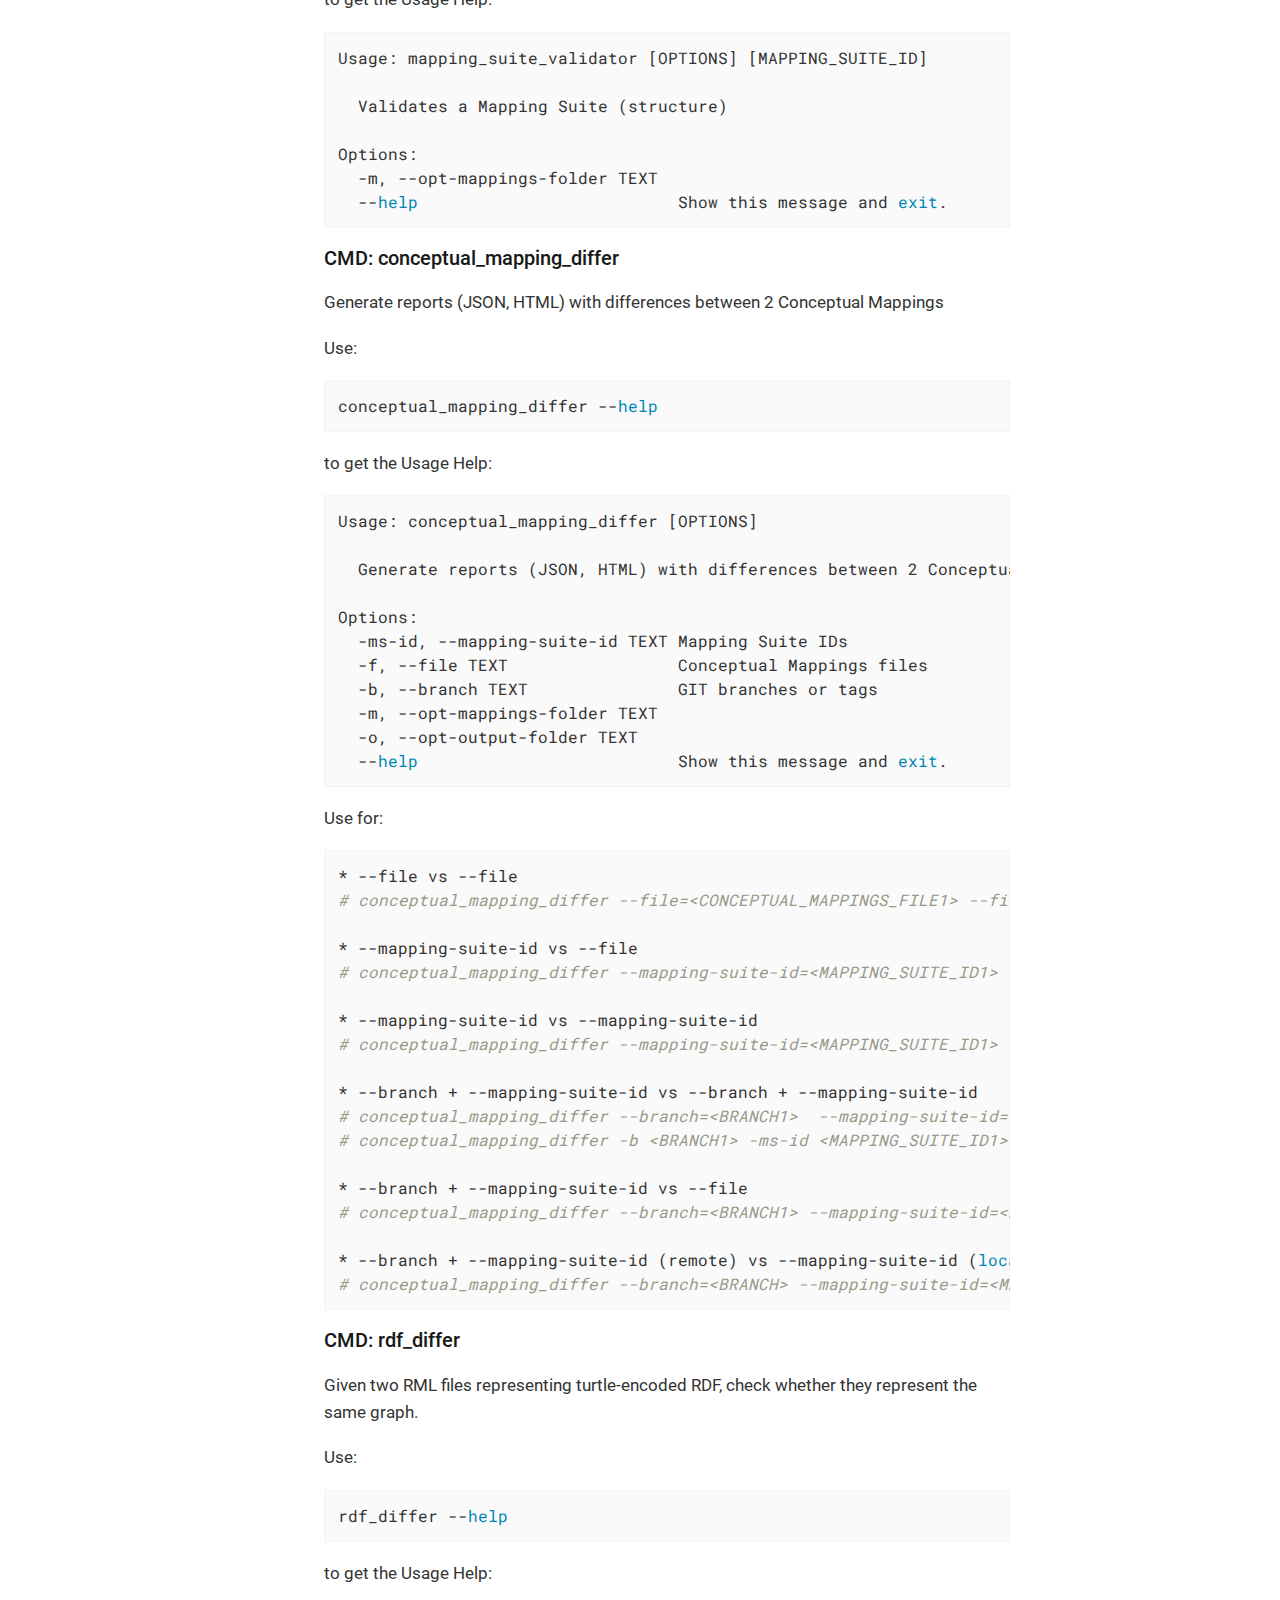
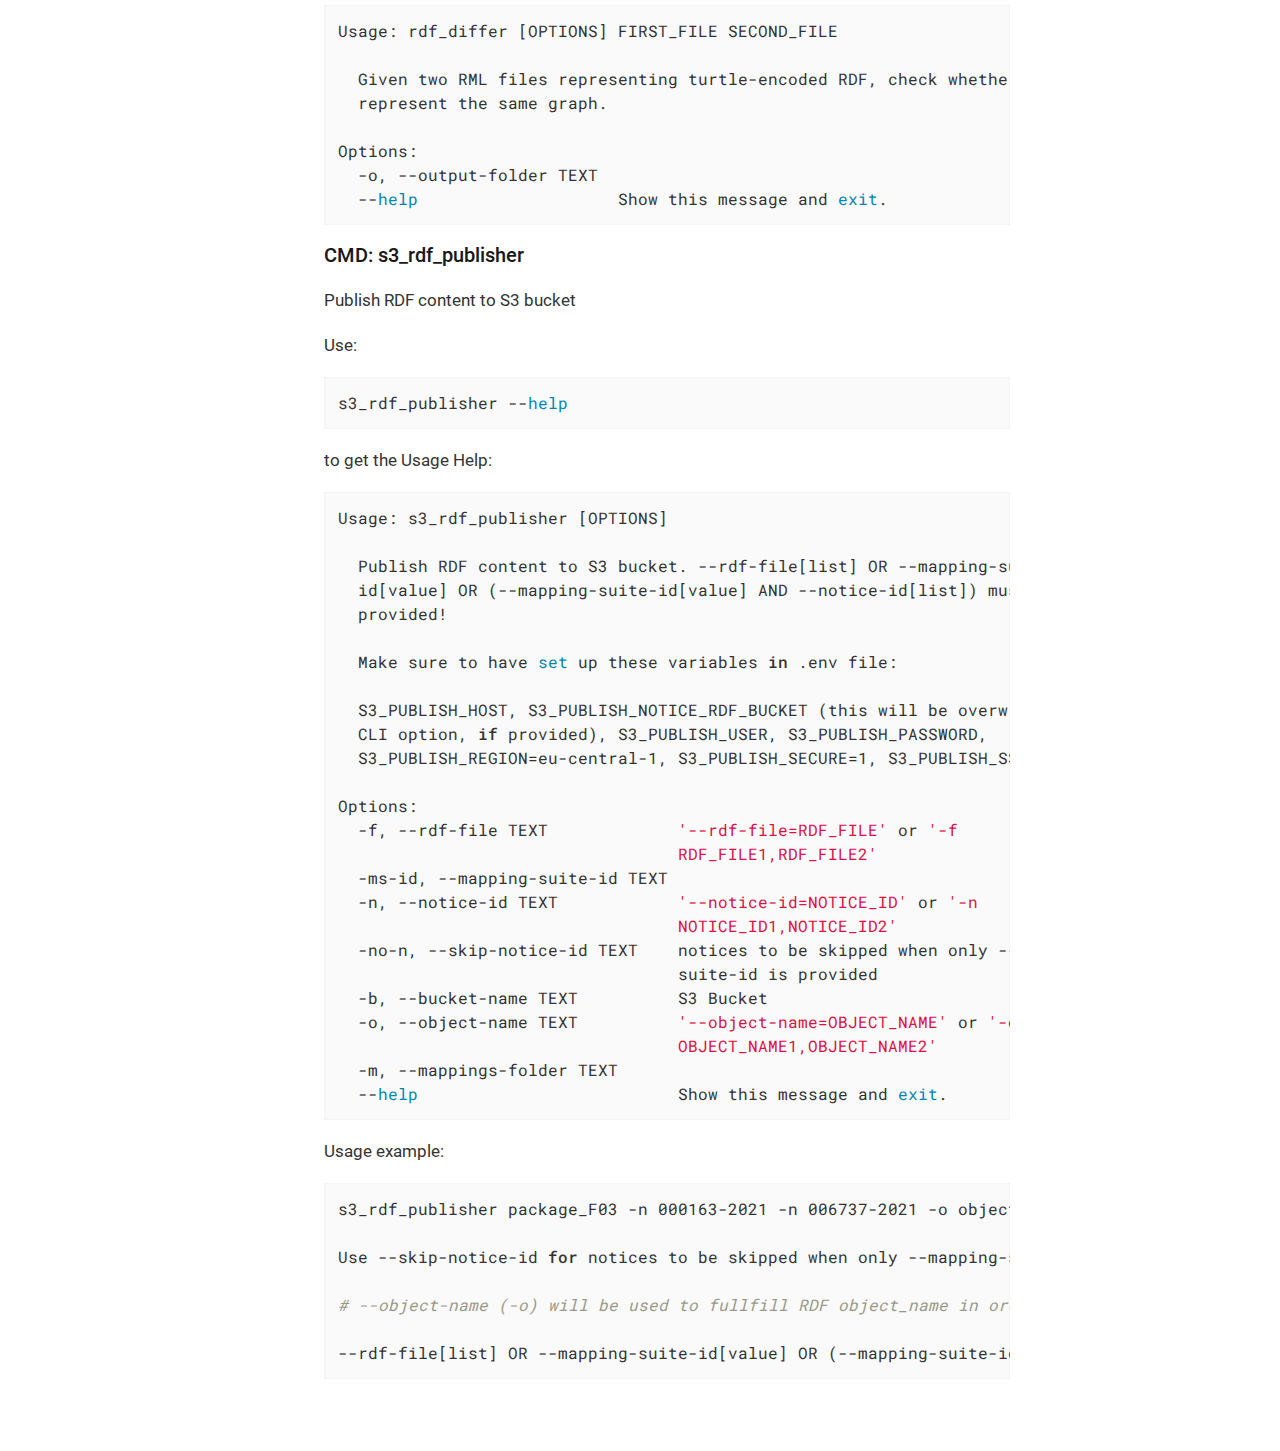
<file: ted-sws/technical/mapping_suite_cli_toolchain.html>
<!DOCTYPE html>
<html lang="en">
  <head>
    <meta charset="utf-8">
    <meta name="viewport" content="width=device-width,initial-scale=1">
    <title>Mapping Suite CLI toolchain :: ted-sws-docs</title>
    <meta name="generator" content="Antora 3.1.4">
    <link rel="stylesheet" href="../../_/css/site.css">
  </head>
  <body class="article">
<div class="navbar-item has-dropdown is-hoverable">
<h1>TED-SWS</h1>
</div><div class="body">
<div class="nav-container" data-component="ted-sws" data-version="master">
  <aside class="nav">
    <div class="panels">
<div class="nav-panel-menu is-active" data-panel="menu">
  <nav class="nav-menu">
    <button class="nav-menu-toggle" aria-label="Toggle expand/collapse all"></button>
    <h3 class="title"><a href="../index.html">XML to RDF Conversion</a></h3>
<ul class="nav-list">
  <li class="nav-item" data-depth="0">
<ul class="nav-list">
  <li class="nav-item" data-depth="1">
    <a class="nav-link" href="../index.html">Home</a>
  </li>
  <li class="nav-item" data-depth="1">
    <button class="nav-item-toggle"></button>
    <span class="nav-text"><span class="separated"><strong>General References</strong></span></span>
<ul class="nav-list">
  <li class="nav-item" data-depth="2">
    <a class="nav-link" href="../ted-sws-introduction.html">About TED-SWS</a>
  </li>
  <li class="nav-item" data-depth="2">
    <a class="nav-link" href="../glossary.html">Glossary</a>
  </li>
</ul>
  </li>
  <li class="nav-item" data-depth="1">
    <button class="nav-item-toggle"></button>
    <span class="nav-text"><span class="separated"><strong>For TED-SWS Operators</strong></span></span>
<ul class="nav-list">
  <li class="nav-item" data-depth="2">
    <a class="nav-link" href="../user_manual/getting_started_user_manual.html">Getting started</a>
  </li>
  <li class="nav-item" data-depth="2">
    <a class="nav-link" href="../user_manual/system-overview.html">System overview</a>
  </li>
  <li class="nav-item" data-depth="2">
    <a class="nav-link" href="../user_manual/access-security.html">Security and access</a>
  </li>
  <li class="nav-item" data-depth="2">
    <a class="nav-link" href="../user_manual/workflow-management-airflow.html">Workflow management with Airflow</a>
  </li>
  <li class="nav-item" data-depth="2">
    <a class="nav-link" href="../user_manual/system-monitoring-metabase.html">System monitoring with Metabase</a>
  </li>
</ul>
  </li>
  <li class="nav-item" data-depth="1">
    <button class="nav-item-toggle"></button>
    <span class="nav-text"><span class="separated"><strong>For DevOps</strong></span></span>
<ul class="nav-list">
  <li class="nav-item" data-depth="2">
    <span class="nav-text"><a href="_attachments/aws-infra-docs/TED-SWS-Installation-manual-v2.6.1.pdf" target="_blank" rel="noopener">AWS installation manual (v2.6.1)</a></span>
  </li>
  <li class="nav-item" data-depth="2">
    <span class="nav-text"><a href="_attachments/aws-infra-docs/TED-SWS-AWS-Infrastructure-architecture-overview-v0.9.pdf" target="_blank" rel="noopener">AWS infrastructure architecture (v0.9)</a></span>
  </li>
</ul>
  </li>
  <li class="nav-item" data-depth="1">
    <button class="nav-item-toggle"></button>
    <span class="nav-text"><span class="separated"><strong>For End User Developers</strong></span></span>
<ul class="nav-list">
  <li class="nav-item" data-depth="2">
    <a class="nav-link" href="https://docs.ted.europa.eu/SWS/sample_app/sparql_queries.html">Accessing data in Cellar</a>
  </li>
  <li class="nav-item" data-depth="2">
    <span class="nav-text"><a href="https://docs.ted.europa.eu/EPO/latest/index.html" target="_blank" rel="noopener">eProcurement ontology (latest)</a></span>
  </li>
</ul>
  </li>
  <li class="nav-item" data-depth="1">
    <button class="nav-item-toggle"></button>
    <span class="nav-text"><span class="separated"><strong>For TED-SWS Developers</strong></span></span>
<ul class="nav-list">
  <li class="nav-item" data-depth="2">
    <a class="nav-link" href="../architecture/arhitecture_choices.html">Architectural choices</a>
  </li>
</ul>
  </li>
</ul>
  </li>
</ul>
  </nav>
</div>
<div class="nav-panel-explore" data-panel="explore">
  <div class="context">
    <span class="title">XML to RDF Conversion</span>
    <span class="version">master</span>
  </div>
  <ul class="components">
    <li class="component is-current">
      <a class="title" href="../index.html">XML to RDF Conversion</a>
      <ul class="versions">
        <li class="version is-current is-latest">
          <a href="../index.html">master</a>
        </li>
      </ul>
    </li>
  </ul>
</div>
    </div>
  </aside>
</div>
<main class="article">
<div class="toolbar" role="navigation">
<button class="nav-toggle"></button>
  <a href="../index.html" class="home-link"></a>
<nav class="breadcrumbs" aria-label="breadcrumbs">
  <ul>
    <li><a href="../index.html">XML to RDF Conversion</a></li>
    <li><a href="mapping_suite_cli_toolchain.html">Mapping Suite CLI toolchain</a></li>
  </ul>
</nav>
</div>
  <div class="content">
<aside class="toc sidebar" data-title="Contents" data-levels="6">
  <div class="toc-menu"></div>
</aside>
<article class="doc">
<h1 class="page">Mapping Suite CLI toolchain</h1>
<div id="preamble">
<div class="sectionbody">
<div class="paragraph">
<p>This set of instructions is prepared fo semantic engineers who intend to work with mapping suites already available or being developed in the <a href="https://docs.ted.europa.eu/rdf-mapping/index.html">TED-RDF Mappings</a> repository.</p>
</div>
</div>
</div>
<div class="sect1">
<h2 id="_installation_instructions_for_semantic_engineers"><a class="anchor" href="#_installation_instructions_for_semantic_engineers"></a>Installation instructions for semantic engineers</h2>
<div class="sectionbody">
<div class="paragraph">
<p>It is required to use Python version 3.8 or greater on a Linux machine.</p>
</div>
<div class="paragraph">
<p>Open a Linux terminal and clone the <code>ted-rdf-mapping</code> project.</p>
</div>
<div class="listingblock">
<div class="content">
<pre class="highlightjs highlight"><code class="language-bash hljs" data-lang="bash">git clone https://github.com/meaningfy-ws/mapping-workbench
cd mapping-workbench</code></pre>
</div>
</div>
<div class="paragraph">
<p>Create a virtual Python environment and activate it.</p>
</div>
<div class="listingblock">
<div class="content">
<pre class="highlightjs highlight"><code class="language-none hljs">pip install virtualenv # install first
python -m venv ./venv # Create a virtual environment named venv
source ./venv/bin/activate # to active the environment</code></pre>
</div>
</div>
<div class="paragraph">
<p>If you already have the <code>venv</code> created then every time you work on the mapping suites, please remember to activate it.</p>
</div>
<div class="listingblock">
<div class="content">
<pre class="highlightjs highlight"><code class="language-bash hljs" data-lang="bash">source ./venv/bin/activate # to active the environment</code></pre>
</div>
</div>
<div class="paragraph">
<p>Install the TED-SWS CLIs as a Python package using the  <code>pip</code> package manager.</p>
</div>
<div class="listingblock">
<div class="content">
<pre class="highlightjs highlight"><code class="language-bash hljs" data-lang="bash">make isntall
make local-dotenv-file</code></pre>
</div>
</div>
</div>
</div>
<div class="sect1">
<h2 id="_usage"><a class="anchor" href="#_usage"></a>Usage</h2>
<div class="sectionbody">
<div class="paragraph">
<p>CLI tools (commands/console-scripts) described in this section are developed for mapping suite generation, processing, validation, testing, and other purposes.</p>
</div>
<div class="paragraph">
<p>To use any of these CLI commands using <code>MAPPING_SUITE_ID</code> argument should be enough for general purpose.</p>
</div>
<div class="sect2">
<h3 id="_cmd_normalisation_resource_generator"><a class="anchor" href="#_cmd_normalisation_resource_generator"></a>CMD: normalisation_resource_generator</h3>
<div class="paragraph">
<p>Generates all resources files needed for notice mapping suite transformation.</p>
</div>
<div class="paragraph">
<p>Use:</p>
</div>
<div class="listingblock">
<div class="content">
<pre class="highlightjs highlight"><code class="language-bash hljs" data-lang="bash">normalisation_resource_generator --help</code></pre>
</div>
</div>
<div class="paragraph">
<p>to get the Usage Help:</p>
</div>
<div class="listingblock">
<div class="content">
<pre class="highlightjs highlight"><code class="language-bash hljs" data-lang="bash">Usage: normalisation_resource_generator [OPTIONS] [MAPPING_SUITE_ID]

Options:
  -i, --opt-queries-folder TEXT               Use to overwrite default INPUT
  -o, --opt-output-folder TEXT                Use to overwrite default OUTPUT
  -m, --opt-mappings-folder TEXT
  --help                                      Show this message and exit.</code></pre>
</div>
</div>
</div>
<div class="sect2">
<h3 id="_cmd_resources_injector"><a class="anchor" href="#_cmd_resources_injector"></a>CMD: resources_injector</h3>
<div class="paragraph">
<p>Injects the requested resources from Conceptual Mappings into the MappingSuite.</p>
</div>
<div class="paragraph">
<p>Use:</p>
</div>
<div class="listingblock">
<div class="content">
<pre class="highlightjs highlight"><code class="language-bash hljs" data-lang="bash">resources_injector --help</code></pre>
</div>
</div>
<div class="paragraph">
<p>to get the Usage Help:</p>
</div>
<div class="listingblock">
<div class="content">
<pre class="highlightjs highlight"><code class="language-bash hljs" data-lang="bash">Usage: resources_injector [OPTIONS] [MAPPING_SUITE_ID]

  Injects the requested resources from Conceptual Mappings into the MappingSuite

Options:
  -i, --opt-conceptual-mappings-file TEXT     Use to overwrite default INPUT
  -o, --opt-output-folder TEXT                Use to overwrite default OUTPUT
  -r, --opt-resources-folder TEXT
  -m, --opt-mappings-folder TEXT
  --help                                      Show this message and exit.</code></pre>
</div>
</div>
</div>
<div class="sect2">
<h3 id="_cmd_rml_modules_injector"><a class="anchor" href="#_cmd_rml_modules_injector"></a>CMD: rml_modules_injector</h3>
<div class="paragraph">
<p>Injects the requested RML modules from Conceptual Mappings into the MappingSuite.</p>
</div>
<div class="paragraph">
<p>Use:</p>
</div>
<div class="listingblock">
<div class="content">
<pre class="highlightjs highlight"><code class="language-bash hljs" data-lang="bash">rml_modules_injector --help</code></pre>
</div>
</div>
<div class="paragraph">
<p>to get the Usage Help:</p>
</div>
<div class="listingblock">
<div class="content">
<pre class="highlightjs highlight"><code class="language-bash hljs" data-lang="bash">Usage: rml_modules_injector [OPTIONS] [MAPPING_SUITE_ID]

  Injects the requested RML modules from Conceptual Mappings into the MappingSuite

Options:
  -i, --opt-conceptual-mappings-file TEXT     Use to overwrite default INPUT
  -o, --opt-output-folder TEXT                Use to overwrite default OUTPUT
  -c, --opt-clean BOOLEAN                     Use to clean the OUTPUT folder
  -r, --opt-rml-modules-folder TEXT
  -m, --opt-mappings-folder TEXT
  --help                                      Show this message and exit.</code></pre>
</div>
</div>
</div>
<div class="sect2">
<h3 id="_cmd_metadata_generator"><a class="anchor" href="#_cmd_metadata_generator"></a>CMD: metadata_generator</h3>
<div class="paragraph">
<p>Generates metadata.json file from Conceptual Mappings file data.</p>
</div>
<div class="paragraph">
<p>Use:</p>
</div>
<div class="listingblock">
<div class="content">
<pre class="highlightjs highlight"><code class="language-bash hljs" data-lang="bash">metadata_generator --help</code></pre>
</div>
</div>
<div class="paragraph">
<p>to get the Usage Help:</p>
</div>
<div class="listingblock">
<div class="content">
<pre class="highlightjs highlight"><code class="language-bash hljs" data-lang="bash">Usage: metadata_generator [OPTIONS] [MAPPING_SUITE_ID]

  Generates Metadata from Conceptual Mappings.

Options:
  -i, --opt-conceptual-mappings-file TEXT     Use to overwrite default INPUT
  -o, --opt-output-metadata-file TEXT         Use to overwrite default OUTPUT
  -m, --opt-mappings-folder TEXT
  --help                                      Show this message and exit.</code></pre>
</div>
</div>
</div>
<div class="sect2">
<h3 id="_cmd_yarrrml2rml_converter"><a class="anchor" href="#_cmd_yarrrml2rml_converter"></a>CMD: yarrrml2rml_converter</h3>
<div class="paragraph">
<p>Converts YARRRML data to RML data.</p>
</div>
<div class="paragraph">
<p>Use:</p>
</div>
<div class="listingblock">
<div class="content">
<pre class="highlightjs highlight"><code class="language-bash hljs" data-lang="bash">yarrrml2rml_converter --help</code></pre>
</div>
</div>
<div class="paragraph">
<p>to get the Usage Help:</p>
</div>
<div class="listingblock">
<div class="content">
<pre class="highlightjs highlight"><code class="language-bash hljs" data-lang="bash">Usage: yarrrml2rml_converter [OPTIONS] [MAPPING_SUITE_ID] [RML_OUTPUT_FILE_NAME]

  Converts YARRRML to RML. Skip RML_OUTPUT_FILE_NAME to use the default name.

Options:
  -i, --opt-yarrrml-input-file TEXT           Use to overwrite default INPUT
  -o, --opt-rml-output-file TEXT              Use to overwrite default OUTPUT
  -m, --opt-mappings-folder TEXT
  --help                                      Show this message and exit.</code></pre>
</div>
</div>
</div>
<div class="sect2">
<h3 id="_cmd_sparql_generator"><a class="anchor" href="#_cmd_sparql_generator"></a>CMD: sparql_generator</h3>
<div class="paragraph">
<p>Generates SPARQL queries from Conceptual Mappings file data.</p>
</div>
<div class="paragraph">
<p>Use:</p>
</div>
<div class="listingblock">
<div class="content">
<pre class="highlightjs highlight"><code class="language-bash hljs" data-lang="bash">sparql_generator --help</code></pre>
</div>
</div>
<div class="paragraph">
<p>to get the Usage Help:</p>
</div>
<div class="listingblock">
<div class="content">
<pre class="highlightjs highlight"><code class="language-bash hljs" data-lang="bash">Usage: sparql_generator [OPTIONS] [MAPPING_SUITE_ID]

  Generates SPARQL queries from Conceptual Mappings.

Options:
  -i, --opt-conceptual-mappings-file TEXT         Use to overwrite default INPUT
  -o, --opt-output-sparql-queries-folder TEXT     Use to overwrite default OUTPUT
  -rq-name, --opt-rq-name TEXT
  -m, --opt-mappings-folder TEXT
  --help                                          Show this message and exit.</code></pre>
</div>
</div>
</div>
<div class="sect2">
<h3 id="_cmd_mapping_runner"><a class="anchor" href="#_cmd_mapping_runner"></a>CMD: mapping_runner</h3>
<div class="paragraph">
<p>Transforms the Test Mapping Suites.</p>
</div>
<div class="paragraph">
<p>Use:</p>
</div>
<div class="listingblock">
<div class="content">
<pre class="highlightjs highlight"><code class="language-bash hljs" data-lang="bash">mapping_runner --help</code></pre>
</div>
</div>
<div class="paragraph">
<p>to get the Usage Help:</p>
</div>
<div class="listingblock">
<div class="content">
<pre class="highlightjs highlight"><code class="language-bash hljs" data-lang="bash">Usage: mapping_runner [OPTIONS] [MAPPING_SUITE_ID] [SERIALIZATION_FORMAT]

  Transforms the Test Mapping Suites (identified by mapping-suite-id). If no
  mapping-suite-id is provided, all mapping suites from mappings directory
  will be processed.

Options:
  --opt-mapping-suite-id TEXT                 MappingSuite ID to be processed (leave empty
                                              to process all Mapping Suites).
  --opt-serialization-format TEXT             Serialization format (turtle (default),
                                              nquads, trig, trix, jsonld, hdt).
  --opt-mappings-folder TEXT
  --opt-output-folder TEXT
  --help                                      Show this message and exit.</code></pre>
</div>
</div>
</div>
<div class="sect2">
<h3 id="_cmd_mapping_suite_processor"><a class="anchor" href="#_cmd_mapping_suite_processor"></a>CMD: mapping_suite_processor</h3>
<div class="paragraph">
<p>Processes Mapping Suite (identified by mapping-suite-id).</p>
</div>
<div class="listingblock">
<div class="content">
<pre class="highlightjs highlight"><code class="language-bash hljs" data-lang="bash">    - by commands:
        --- resources_injector
        --- rml_modules_injector
        --- sparql_generator
        --- rml_report_generator
        --- mapping_runner
        --- xpath_coverage_runner
        --- sparql_runner
        --- shacl_runner
        --- validation_summary_runner
        --- triple_store_loader
        --- metadata_generator
        --- mapping_suite_validator
    - by groups:
        --- "inject_resources": ["resources_injector", "rml_modules_injector"],
        --- "generate_resources": ["sparql_generator", "rml_report_generator"],
        --- "update_resources": ["resources_injector", "rml_modules_injector", "sparql_generator", "rml_report_generator"],
        --- "transform_notices": ["mapping_runner"],
        --- "validate_notices": ["xpath_coverage_runner", "sparql_runner", "shacl_runner", "validation_summary_runner"],
        --- "upload_notices": ["triple_store_loader"],
        --- "validate_mapping_suite": ["mapping_suite_validator"]</code></pre>
</div>
</div>
<div class="paragraph">
<p>Use:</p>
</div>
<div class="listingblock">
<div class="content">
<pre class="highlightjs highlight"><code class="language-bash hljs" data-lang="bash">mapping_suite_processor --help</code></pre>
</div>
</div>
<div class="paragraph">
<p>to get the Usage Help:</p>
</div>
<div class="listingblock">
<div class="content">
<pre class="highlightjs highlight"><code class="language-bash hljs" data-lang="bash">Usage: mapping_suite_processor [OPTIONS] MAPPING_SUITE_ID

  Processes Mapping Suite (identified by mapping-suite-id): -
  resources_injector - rml_modules_injector - sparql_generator -
  rml_report_generator - mapping_runner - xpath_coverage_runner -
  sparql_runner - shacl_runner - validation_summary_runner -
  triple_store_loader - mapping_suite_validator - metadata_generator

Options:
  -n, --notice-id TEXT            Provide notices to be used where applicable
  -c, --command TEXT              resources_injector,rml_modules_injector,spar
                                  ql_generator,rml_report_generator,mapping_ru
                                  nner,xpath_coverage_runner,sparql_runner,sha
                                  cl_runner,validation_summary_runner,triple_s
                                  tore_loader,metadata_generator,mapping_suite
                                  _validator
  -g, --group TEXT                inject_resources,generate_resources,update_r
                                  esources,transform_notices,validate_notices,
                                  upload_notices,validate_mapping_suite
  -m, --opt-mappings-folder TEXT
  -r, --opt-rml-modules-folder TEXT
  --help                          Show this message and exit.</code></pre>
</div>
</div>
<div class="paragraph">
<p>Use:</p>
</div>
<div class="listingblock">
<div class="content">
<pre class="highlightjs highlight"><code class="language-bash hljs" data-lang="bash">mapping_suite_processor -c COMMAND1 -c COMMAND2 ...
or
mapping_suite_processor --command=COMMAND1,COMMAND2</code></pre>
</div>
</div>
<div class="paragraph">
<p>to set custom commands (order) to be executed</p>
</div>
<div class="listingblock">
<div class="content">
<pre class="highlightjs highlight"><code class="language-bash hljs" data-lang="bash">mapping_suite_processor -g GROUP1 -g GROUP2 ...
or
mapping_suite_processor --group=GROUP1,GROUP2</code></pre>
</div>
</div>
<div class="paragraph">
<p>to set custom command groups to be executed</p>
</div>
<div class="listingblock">
<div class="content">
<pre class="highlightjs highlight"><code class="language-bash hljs" data-lang="bash">mapping_suite_processor -n NOTICE_ID1 -n NOTICE_ID2 ...
or
mapping_suite_processor --notice-id=NOTICE_ID1,NOTICE_ID2</code></pre>
</div>
</div>
<div class="paragraph">
<p>to set notice ids to be used (where applicable)</p>
</div>
</div>
<div class="sect2">
<h3 id="_cmd_sparql_runner"><a class="anchor" href="#_cmd_sparql_runner"></a>CMD: sparql_runner</h3>
<div class="paragraph">
<p>Generates SPARQL Validation Reports for RDF files.</p>
</div>
<div class="paragraph">
<p>Use:</p>
</div>
<div class="listingblock">
<div class="content">
<pre class="highlightjs highlight"><code class="language-bash hljs" data-lang="bash">sparql_runner --help</code></pre>
</div>
</div>
<div class="paragraph">
<p>to get the Usage Help:</p>
</div>
<div class="listingblock">
<div class="content">
<pre class="highlightjs highlight"><code class="language-bash hljs" data-lang="bash">Usage: sparql_runner [OPTIONS] [MAPPING_SUITE_ID]

  Generates Validation Reports for RDF files

Options:
  -m, --opt-mappings-folder TEXT
  --help                                      Show this message and exit.</code></pre>
</div>
</div>
</div>
<div class="sect2">
<h3 id="_cmd_xpath_coverage_runner"><a class="anchor" href="#_cmd_xpath_coverage_runner"></a>CMD: xpath_coverage_runner</h3>
<div class="paragraph">
<p>Generates Coverage Reports for Notices</p>
</div>
<div class="paragraph">
<p>Use:</p>
</div>
<div class="listingblock">
<div class="content">
<pre class="highlightjs highlight"><code class="language-bash hljs" data-lang="bash">xpath_coverage_runner --help</code></pre>
</div>
</div>
<div class="paragraph">
<p>to get the Usage Help:</p>
</div>
<div class="listingblock">
<div class="content">
<pre class="highlightjs highlight"><code class="language-bash hljs" data-lang="bash">Usage: xpath_coverage_runner [OPTIONS] [MAPPING_SUITE_ID]

  Generates Coverage Reports for Notices

Options:
  -i, --opt-conceptual-mappings-file TEXT     Use to overwrite default INPUT
  -m, --opt-mappings-folder TEXT

  --help                                      Show this message and exit.</code></pre>
</div>
</div>
</div>
<div class="sect2">
<h3 id="_cmd_shacl_runner"><a class="anchor" href="#_cmd_shacl_runner"></a>CMD: shacl_runner</h3>
<div class="paragraph">
<p>Generates SHACL Validation Reports for RDF files.</p>
</div>
<div class="paragraph">
<p>Use:</p>
</div>
<div class="listingblock">
<div class="content">
<pre class="highlightjs highlight"><code class="language-bash hljs" data-lang="bash">shacl_runner --help</code></pre>
</div>
</div>
<div class="paragraph">
<p>to get the Usage Help:</p>
</div>
<div class="listingblock">
<div class="content">
<pre class="highlightjs highlight"><code class="language-bash hljs" data-lang="bash">Usage: shacl_runner [OPTIONS] [MAPPING_SUITE_ID]

  Generates SHACL Validation Reports for RDF files

Options:
  -m, --opt-mappings-folder TEXT
  --help                                      Show this message and exit.</code></pre>
</div>
</div>
</div>
<div class="sect2">
<h3 id="_cmd_rml_report_generator"><a class="anchor" href="#_cmd_rml_report_generator"></a>CMD: rml_report_generator</h3>
<div class="paragraph">
<p>Generates RML modules report file for Mapping Suite.</p>
</div>
<div class="paragraph">
<p>Use:</p>
</div>
<div class="listingblock">
<div class="content">
<pre class="highlightjs highlight"><code class="language-bash hljs" data-lang="bash">rml_report_generator --help</code></pre>
</div>
</div>
<div class="paragraph">
<p>to get the Usage Help:</p>
</div>
<div class="listingblock">
<div class="content">
<pre class="highlightjs highlight"><code class="language-bash hljs" data-lang="bash">Usage: rml_report_generator [OPTIONS] [MAPPING_SUITE_ID]

  Generates RML modules report file for Mapping Suite.

Options:
  -m, --opt-mappings-folder TEXT
  --help                                      Show this message and exit.</code></pre>
</div>
</div>
</div>
<div class="sect2">
<h3 id="_cmd_triple_store_loader"><a class="anchor" href="#_cmd_triple_store_loader"></a>CMD: triple_store_loader</h3>
<div class="paragraph">
<p>Loads the MappingSuite output into Triple Store.</p>
</div>
<div class="paragraph">
<p>Use:</p>
</div>
<div class="listingblock">
<div class="content">
<pre class="highlightjs highlight"><code class="language-bash hljs" data-lang="bash">triple_store_loader --help</code></pre>
</div>
</div>
<div class="paragraph">
<p>to get the Usage Help:</p>
</div>
<div class="listingblock">
<div class="content">
<pre class="highlightjs highlight"><code class="language-bash hljs" data-lang="bash">Usage: triple_store_loader [OPTIONS] [MAPPING_SUITE_ID]

  Loads the MappingSuite output into Triple Store.

Options:
  -c, --opt-catalog-name TEXT
  -m, --opt-mappings-folder TEXT
  --help                                      Show this message and exit.</code></pre>
</div>
</div>
</div>
<div class="sect2">
<h3 id="_cmd_mapping_suite_validator"><a class="anchor" href="#_cmd_mapping_suite_validator"></a>CMD: mapping_suite_validator</h3>
<div class="paragraph">
<p>Validates a Mapping Suite (structure)</p>
</div>
<div class="paragraph">
<p>Use:</p>
</div>
<div class="listingblock">
<div class="content">
<pre class="highlightjs highlight"><code class="language-bash hljs" data-lang="bash">mapping_suite_validator --help</code></pre>
</div>
</div>
<div class="paragraph">
<p>to get the Usage Help:</p>
</div>
<div class="listingblock">
<div class="content">
<pre class="highlightjs highlight"><code class="language-bash hljs" data-lang="bash">Usage: mapping_suite_validator [OPTIONS] [MAPPING_SUITE_ID]

  Validates a Mapping Suite (structure)

Options:
  -m, --opt-mappings-folder TEXT
  --help                          Show this message and exit.</code></pre>
</div>
</div>
</div>
<div class="sect2">
<h3 id="_cmd_conceptual_mapping_differ"><a class="anchor" href="#_cmd_conceptual_mapping_differ"></a>CMD: conceptual_mapping_differ</h3>
<div class="paragraph">
<p>Generate reports (JSON, HTML) with differences between 2 Conceptual Mappings</p>
</div>
<div class="paragraph">
<p>Use:</p>
</div>
<div class="listingblock">
<div class="content">
<pre class="highlightjs highlight"><code class="language-bash hljs" data-lang="bash">conceptual_mapping_differ --help</code></pre>
</div>
</div>
<div class="paragraph">
<p>to get the Usage Help:</p>
</div>
<div class="listingblock">
<div class="content">
<pre class="highlightjs highlight"><code class="language-bash hljs" data-lang="bash">Usage: conceptual_mapping_differ [OPTIONS]

  Generate reports (JSON, HTML) with differences between 2 Conceptual Mappings

Options:
  -ms-id, --mapping-suite-id TEXT Mapping Suite IDs
  -f, --file TEXT                 Conceptual Mappings files
  -b, --branch TEXT               GIT branches or tags
  -m, --opt-mappings-folder TEXT
  -o, --opt-output-folder TEXT
  --help                          Show this message and exit.</code></pre>
</div>
</div>
<div class="paragraph">
<p>Use for:</p>
</div>
<div class="listingblock">
<div class="content">
<pre class="highlightjs highlight"><code class="language-bash hljs" data-lang="bash">* --file vs --file
# conceptual_mapping_differ --file=&lt;CONCEPTUAL_MAPPINGS_FILE1&gt; --file=&lt;CONCEPTUAL_MAPPINGS_FILE2&gt;

* --mapping-suite-id vs --file
# conceptual_mapping_differ --mapping-suite-id=&lt;MAPPING_SUITE_ID1&gt; --file=&lt;CONCEPTUAL_MAPPINGS_FILE2&gt;

* --mapping-suite-id vs --mapping-suite-id
# conceptual_mapping_differ --mapping-suite-id=&lt;MAPPING_SUITE_ID1&gt; --mapping-suite-id=&lt;MAPPING_SUITE_ID2&gt;

* --branch + --mapping-suite-id vs --branch + --mapping-suite-id
# conceptual_mapping_differ --branch=&lt;BRANCH1&gt;  --mapping-suite-id=&lt;MAPPING_SUITE_ID1&gt; --branch=&lt;BRANCH2&gt; --mapping-suite-id=&lt;MAPPING_SUITE_ID2&gt;
# conceptual_mapping_differ -b &lt;BRANCH1&gt; -ms-id &lt;MAPPING_SUITE_ID1&gt; -b &lt;BRANCH2&gt; -ms-id &lt;MAPPING_SUITE_ID2&gt;

* --branch + --mapping-suite-id vs --file
# conceptual_mapping_differ --branch=&lt;BRANCH1&gt; --mapping-suite-id=&lt;MAPPING_SUITE_ID1&gt; --file=&lt;FILE2&gt;

* --branch + --mapping-suite-id (remote) vs --mapping-suite-id (local)
# conceptual_mapping_differ --branch=&lt;BRANCH&gt; --mapping-suite-id=&lt;MAPPING_SUITE_ID&gt;</code></pre>
</div>
</div>
</div>
<div class="sect2">
<h3 id="_cmd_rdf_differ"><a class="anchor" href="#_cmd_rdf_differ"></a>CMD: rdf_differ</h3>
<div class="paragraph">
<p>Given two RML files representing turtle-encoded RDF, check whether they
represent the same graph.</p>
</div>
<div class="paragraph">
<p>Use:</p>
</div>
<div class="listingblock">
<div class="content">
<pre class="highlightjs highlight"><code class="language-bash hljs" data-lang="bash">rdf_differ --help</code></pre>
</div>
</div>
<div class="paragraph">
<p>to get the Usage Help:</p>
</div>
<div class="listingblock">
<div class="content">
<pre class="highlightjs highlight"><code class="language-bash hljs" data-lang="bash">Usage: rdf_differ [OPTIONS] FIRST_FILE SECOND_FILE

  Given two RML files representing turtle-encoded RDF, check whether they
  represent the same graph.

Options:
  -o, --output-folder TEXT
  --help                    Show this message and exit.</code></pre>
</div>
</div>
</div>
<div class="sect2">
<h3 id="_cmd_s3_rdf_publisher"><a class="anchor" href="#_cmd_s3_rdf_publisher"></a>CMD: s3_rdf_publisher</h3>
<div class="paragraph">
<p>Publish RDF content to S3 bucket</p>
</div>
<div class="paragraph">
<p>Use:</p>
</div>
<div class="listingblock">
<div class="content">
<pre class="highlightjs highlight"><code class="language-bash hljs" data-lang="bash">s3_rdf_publisher --help</code></pre>
</div>
</div>
<div class="paragraph">
<p>to get the Usage Help:</p>
</div>
<div class="listingblock">
<div class="content">
<pre class="highlightjs highlight"><code class="language-bash hljs" data-lang="bash">Usage: s3_rdf_publisher [OPTIONS]

  Publish RDF content to S3 bucket. --rdf-file[list] OR --mapping-suite-
  id[value] OR (--mapping-suite-id[value] AND --notice-id[list]) must be
  provided!

  Make sure to have set up these variables in .env file:

  S3_PUBLISH_HOST, S3_PUBLISH_NOTICE_RDF_BUCKET (this will be overwritten by
  CLI option, if provided), S3_PUBLISH_USER, S3_PUBLISH_PASSWORD,
  S3_PUBLISH_REGION=eu-central-1, S3_PUBLISH_SECURE=1, S3_PUBLISH_SSL_VERIFY=0

Options:
  -f, --rdf-file TEXT             '--rdf-file=RDF_FILE' or '-f
                                  RDF_FILE1,RDF_FILE2'
  -ms-id, --mapping-suite-id TEXT
  -n, --notice-id TEXT            '--notice-id=NOTICE_ID' or '-n
                                  NOTICE_ID1,NOTICE_ID2'
  -no-n, --skip-notice-id TEXT    notices to be skipped when only --mapping-
                                  suite-id is provided
  -b, --bucket-name TEXT          S3 Bucket
  -o, --object-name TEXT          '--object-name=OBJECT_NAME' or '-o
                                  OBJECT_NAME1,OBJECT_NAME2'
  -m, --mappings-folder TEXT
  --help                          Show this message and exit.</code></pre>
</div>
</div>
<div class="paragraph">
<p>Usage example:</p>
</div>
<div class="listingblock">
<div class="content">
<pre class="highlightjs highlight"><code class="language-bash hljs" data-lang="bash">s3_rdf_publisher package_F03 -n 000163-2021 -n 006737-2021 -o object_name_for_000163-2021 -o object_name_for_006737-2021 -b bucket_name -f some_rdf_file_path

Use --skip-notice-id for notices to be skipped when only --mapping-suite-id is provided (if only --mapping-suite-id is provided all mapping-suite its RDFs will be published).

# --object-name (-o) will be used to fullfill RDF object_name in order of insertion (--notice-id list, followed by --rdf-file list): first --object-name will be used for first RDF and so on (otherwise, if no corresponding object_name found for RDF, order of insertion is preserved, the object_name will be the same as provided RDF file)

--rdf-file[list] OR --mapping-suite-id[value] OR (--mapping-suite-id[value] AND --notice-id[list]) must be provided!</code></pre>
</div>
</div>
</div>
</div>
</div>
</article>
  </div>
</main>
</div>
<div>
</div>
<script id="site-script" src="../../_/js/site.js" data-ui-root-path="../../_"></script>
<script async src="../../_/js/vendor/highlight.js"></script>
  </body>
</html>
</file>
<file: _/css/site.css>
@font-face{font-family:Roboto;font-style:normal;font-weight:400;src:url(../font/roboto-latin-400-normal.woff2) format("woff2"),url(../font/roboto-latin-400-normal.woff) format("woff");unicode-range:U+00??,U+0131,U+0152-0153,U+02bb-02bc,U+02c6,U+02da,U+02dc,U+2000-206f,U+2074,U+20ac,U+2122,U+2191,U+2193,U+2212,U+2215,U+feff,U+fffd}@font-face{font-family:Roboto;font-style:italic;font-weight:400;src:url(../font/roboto-latin-400-italic.woff2) format("woff2"),url(../font/roboto-latin-400-italic.woff) format("woff");unicode-range:U+00??,U+0131,U+0152-0153,U+02bb-02bc,U+02c6,U+02da,U+02dc,U+2000-206f,U+2074,U+20ac,U+2122,U+2191,U+2193,U+2212,U+2215,U+feff,U+fffd}@font-face{font-family:Roboto;font-style:normal;font-weight:500;src:url(../font/roboto-latin-500-normal.woff2) format("woff2"),url(../font/roboto-latin-500-normal.woff) format("woff");unicode-range:U+00??,U+0131,U+0152-0153,U+02bb-02bc,U+02c6,U+02da,U+02dc,U+2000-206f,U+2074,U+20ac,U+2122,U+2191,U+2193,U+2212,U+2215,U+feff,U+fffd}@font-face{font-family:Roboto;font-style:italic;font-weight:500;src:url(../font/roboto-latin-500-italic.woff2) format("woff2"),url(../font/roboto-latin-500-italic.woff) format("woff");unicode-range:U+00??,U+0131,U+0152-0153,U+02bb-02bc,U+02c6,U+02da,U+02dc,U+2000-206f,U+2074,U+20ac,U+2122,U+2191,U+2193,U+2212,U+2215,U+feff,U+fffd}@font-face{font-family:Roboto Mono;font-style:normal;font-weight:400;src:url(../font/roboto-mono-latin-400-normal.woff2) format("woff2"),url(../font/roboto-mono-latin-400-normal.woff) format("woff");unicode-range:U+00??,U+0131,U+0152-0153,U+02bb-02bc,U+02c6,U+02da,U+02dc,U+2000-206f,U+2074,U+20ac,U+2122,U+2191,U+2193,U+2212,U+2215,U+feff,U+fffd}@font-face{font-family:Roboto Mono;font-style:normal;font-weight:500;src:url(../font/roboto-mono-latin-500-normal.woff2) format("woff2"),url(../font/roboto-mono-latin-500-normal.woff) format("woff");unicode-range:U+00??,U+0131,U+0152-0153,U+02bb-02bc,U+02c6,U+02da,U+02dc,U+2000-206f,U+2074,U+20ac,U+2122,U+2191,U+2193,U+2212,U+2215,U+feff,U+fffd}*,::after,::before{-webkit-box-sizing:inherit;box-sizing:inherit}html{-webkit-box-sizing:border-box;box-sizing:border-box;font-size:1.0625em;height:100%;scroll-behavior:smooth}@media screen and (min-width:1024px){html{font-size:1.125em}}body{background:#fff;color:#222;font-family:Roboto,sans-serif;line-height:1.15;margin:0;-moz-tab-size:4;-o-tab-size:4;tab-size:4;word-wrap:anywhere}a{text-decoration:none}a:hover{text-decoration:underline}a:active{background-color:none}code,kbd,pre{font-family:Roboto Mono,monospace}b,dt,strong,th{font-weight:500}sub,sup{font-size:75%;line-height:0;position:relative;vertical-align:baseline}sub{bottom:-.25em}sup{top:-.5em}em em{font-style:normal}strong strong{font-weight:400}button{cursor:pointer;font-family:inherit;font-size:1em;line-height:1.15;margin:0}button::-moz-focus-inner{border:none;padding:0}summary{cursor:pointer;-webkit-tap-highlight-color:transparent;outline:none}table{border-collapse:collapse;word-wrap:normal}object[type="image/svg+xml"]:not([width]){width:-webkit-fit-content;width:-moz-fit-content;width:fit-content}::-webkit-input-placeholder{opacity:.5}::-moz-placeholder{opacity:.5}:-ms-input-placeholder{opacity:.5}::-ms-input-placeholder{opacity:.5}::placeholder{opacity:.5}@media (pointer:fine){@supports (scrollbar-width:thin){html{scrollbar-color:#c1c1c1 #fafafa}body *{scrollbar-width:thin;scrollbar-color:#c1c1c1 transparent}}html::-webkit-scrollbar{background-color:#fafafa;height:12px;width:12px}body ::-webkit-scrollbar{height:6px;width:6px}::-webkit-scrollbar-thumb{background-clip:padding-box;background-color:#c1c1c1;border:3px solid transparent;border-radius:12px}body ::-webkit-scrollbar-thumb{border-width:1.75px;border-radius:6px}::-webkit-scrollbar-thumb:hover{background-color:#9c9c9c}}@media screen and (min-width:1024px){.body{display:-webkit-box;display:-ms-flexbox;display:flex}}.nav-container{position:fixed;top:3.5rem;left:0;width:100%;font-size:.94444rem;z-index:1;visibility:hidden}@media screen and (min-width:769px){.nav-container{width:15rem}}@media screen and (min-width:1024px){.nav-container{font-size:.86111rem;-webkit-box-flex:0;-ms-flex:none;flex:none;position:static;top:0;visibility:visible}}.nav-container.is-active{visibility:visible}.nav{background:#fafafa;position:relative;top:2.5rem;height:calc(100vh - 6rem)}@media screen and (min-width:769px){.nav{-webkit-box-shadow:.5px 0 3px #c1c1c1;box-shadow:.5px 0 3px #c1c1c1}}@media screen and (min-width:1024px){.nav{top:3.5rem;-webkit-box-shadow:none;box-shadow:none;position:sticky;height:calc(100vh - 3.5rem)}}.nav a{color:inherit}.nav .panels{display:-webkit-box;display:-ms-flexbox;display:flex;-webkit-box-orient:vertical;-webkit-box-direction:normal;-ms-flex-direction:column;flex-direction:column;height:inherit}html.is-clipped--nav{overflow-y:hidden}.nav-panel-menu{overflow-y:scroll;-ms-scroll-chaining:none;overscroll-behavior:none;height:calc(100% - 2.5rem)}.nav-panel-menu:not(.is-active) .nav-menu{opacity:.75}.nav-panel-menu:not(.is-active)::after{content:"";background:rgba(0,0,0,.5);display:block;position:absolute;top:0;right:0;bottom:0;left:0}.nav-menu{min-height:100%;padding:.5rem .75rem;line-height:1.35;position:relative}.nav-menu-toggle{background:transparent url(../img/octicons-16.svg#view-unfold) no-repeat 50%/100% 100%;border:none;float:right;height:1em;margin-right:-.5rem;opacity:.75;outline:none;padding:0;position:sticky;top:.85rem;visibility:hidden;width:1em}.nav-menu-toggle.is-active{background-image:url(../img/octicons-16.svg#view-fold)}.nav-panel-menu.is-active:hover .nav-menu-toggle{visibility:visible}.nav-menu h3.title{color:#424242;font-size:inherit;font-weight:500;margin:0;padding:.25em 0 .125em}.nav-list{list-style:none;margin:0 0 0 .75rem;padding:0}.nav-menu>.nav-list+.nav-list{margin-top:.5rem}.nav-item{margin-top:.5em}.nav-item-toggle~.nav-list{padding-bottom:.125rem}.nav-item[data-depth="0"]>.nav-list:first-child{display:block;margin:0}.nav-item:not(.is-active)>.nav-list{display:none}.nav-item-toggle{background:transparent url(../img/caret.svg) no-repeat 50%/50%;border:none;outline:none;line-height:inherit;padding:0;position:absolute;height:1.35em;width:1.35em;margin-top:-.05em;margin-left:-1.35em}.nav-item.is-active>.nav-item-toggle{-webkit-transform:rotate(90deg);transform:rotate(90deg)}.is-current-page>.nav-link,.is-current-page>.nav-text{font-weight:500}.nav-panel-explore{background:#fafafa;display:-webkit-box;display:-ms-flexbox;display:flex;-webkit-box-orient:vertical;-webkit-box-direction:normal;-ms-flex-direction:column;flex-direction:column;position:absolute;top:0;right:0;bottom:0;left:0}.nav-panel-explore:not(:first-child){top:auto;max-height:calc(50% + 2.5rem)}.nav-panel-explore .context{font-size:.83333rem;-ms-flex-negative:0;flex-shrink:0;color:#5d5d5d;-webkit-box-shadow:0 -1px 0 #e1e1e1;box-shadow:0 -1px 0 #e1e1e1;padding:0 .5rem;display:-webkit-box;display:-ms-flexbox;display:flex;-webkit-box-align:center;-ms-flex-align:center;align-items:center;-webkit-box-pack:justify;-ms-flex-pack:justify;justify-content:space-between;line-height:1;height:2.5rem}.nav-panel-explore:not(:first-child) .context{cursor:pointer}.nav-panel-explore .context .version{display:-webkit-box;display:-ms-flexbox;display:flex;-webkit-box-align:inherit;-ms-flex-align:inherit;align-items:inherit}.nav-panel-explore .context .version::after{content:"";background:url(../img/chevron.svg) no-repeat 100%/auto 100%;width:1.25em;height:.75em}.nav-panel-explore .components{line-height:1.6;-webkit-box-flex:1;-ms-flex-positive:1;flex-grow:1;-webkit-box-shadow:inset 0 1px 5px #e1e1e1;box-shadow:inset 0 1px 5px #e1e1e1;background:#f0f0f0;padding:.5rem .75rem 0;margin:0;overflow-y:scroll;-ms-scroll-chaining:none;overscroll-behavior:none;max-height:100%;display:block}.nav-panel-explore:not(.is-active) .components{display:none}.nav-panel-explore .component{display:block}.nav-panel-explore .component+.component{margin-top:.5rem}.nav-panel-explore .component:last-child{margin-bottom:.75rem}.nav-panel-explore .component .title{font-weight:500}.nav-panel-explore .versions{display:-webkit-box;display:-ms-flexbox;display:flex;-ms-flex-wrap:wrap;flex-wrap:wrap;padding-left:0;margin-top:-.25rem;line-height:1;list-style:none}.nav-panel-explore .component .version{margin:.375rem .375rem 0 0}.nav-panel-explore .component .version a{border:1px solid #c1c1c1;border-radius:.25rem;opacity:.75;white-space:nowrap;padding:.125em .25em;display:inherit}.nav-panel-explore .component .is-current a{border-color:currentColor;opacity:.9;font-weight:500}@media screen and (max-width:1023.5px){aside.toc.sidebar{display:none}main>.content{overflow-x:auto}}@media screen and (min-width:1024px){main{-webkit-box-flex:1;-ms-flex:auto;flex:auto;min-width:0}main>.content{display:-webkit-box;display:-ms-flexbox;display:flex}aside.toc.embedded{display:none}aside.toc.sidebar{-webkit-box-flex:0;-ms-flex:0 0 9rem;flex:0 0 9rem;-webkit-box-ordinal-group:2;-ms-flex-order:1;order:1}}@media screen and (min-width:1216px){aside.toc.sidebar{-ms-flex-preferred-size:12rem;flex-basis:12rem}}.toolbar{color:#5d5d5d;-webkit-box-align:center;-ms-flex-align:center;align-items:center;background-color:#fafafa;-webkit-box-shadow:0 1px 0 #e1e1e1;box-shadow:0 1px 0 #e1e1e1;display:-webkit-box;display:-ms-flexbox;display:flex;font-size:.83333rem;height:2.5rem;-webkit-box-pack:start;-ms-flex-pack:start;justify-content:flex-start;position:sticky;top:3.5rem;z-index:2}.toolbar a{color:inherit}.nav-toggle{background:url(../img/menu.svg) no-repeat 50% 47.5%;background-size:49%;border:none;outline:none;line-height:inherit;padding:0;height:2.5rem;width:2.5rem;margin-right:-.25rem}@media screen and (min-width:1024px){.nav-toggle{display:none}}.nav-toggle.is-active{background-image:url(../img/back.svg);background-size:41.5%}.home-link{display:block;background:url(../img/home-o.svg) no-repeat 50%;height:1.25rem;width:1.25rem;margin:.625rem}.home-link.is-current,.home-link:hover{background-image:url(../img/home.svg)}.edit-this-page{display:none;padding-right:.5rem}@media screen and (min-width:1024px){.edit-this-page{display:block}}.toolbar .edit-this-page a{color:#8e8e8e}.breadcrumbs{display:none;-webkit-box-flex:1;-ms-flex:1 1;flex:1 1;padding:0 .5rem 0 .75rem;line-height:1.35}@media screen and (min-width:1024px){.breadcrumbs{display:block}}a+.breadcrumbs{padding-left:.05rem}.breadcrumbs ul{display:-webkit-box;display:-ms-flexbox;display:flex;-ms-flex-wrap:wrap;flex-wrap:wrap;margin:0;padding:0;list-style:none}.breadcrumbs li{display:inline;margin:0}.breadcrumbs li::after{content:"/";padding:0 .5rem}.breadcrumbs li:last-of-type::after{content:none}.page-versions{margin:0 .2rem 0 auto;position:relative;line-height:1}@media screen and (min-width:1024px){.page-versions{margin-right:.7rem}}.page-versions .version-menu-toggle{color:inherit;background:url(../img/chevron.svg) no-repeat;background-position:right .5rem top 50%;background-size:auto .75em;border:none;outline:none;line-height:inherit;padding:.5rem 1.5rem .5rem .5rem;position:relative;z-index:3}.page-versions .version-menu{display:-webkit-box;display:-ms-flexbox;display:flex;min-width:100%;-webkit-box-orient:vertical;-webkit-box-direction:normal;-ms-flex-direction:column;flex-direction:column;-webkit-box-align:end;-ms-flex-align:end;align-items:flex-end;background:-webkit-gradient(linear,left top,left bottom,from(#f0f0f0),to(#f0f0f0)) no-repeat;background:linear-gradient(180deg,#f0f0f0 0,#f0f0f0) no-repeat;padding:1.375rem 1.5rem .5rem .5rem;position:absolute;top:0;right:0;white-space:nowrap}.page-versions:not(.is-active) .version-menu{display:none}.page-versions .version{display:block;padding-top:.5rem}.page-versions .version.is-current{display:none}.page-versions .version.is-missing{color:#8e8e8e;font-style:italic;text-decoration:none}.toc-menu{color:#5d5d5d}.toc.sidebar .toc-menu{margin-right:.75rem;position:sticky;top:6rem}.toc .toc-menu h3{color:#333;font-size:.88889rem;font-weight:500;line-height:1.3;margin:0 -.5px;padding-bottom:.25rem}.toc.sidebar .toc-menu h3{display:-webkit-box;display:-ms-flexbox;display:flex;-webkit-box-orient:vertical;-webkit-box-direction:normal;-ms-flex-direction:column;flex-direction:column;height:2.5rem;-webkit-box-pack:end;-ms-flex-pack:end;justify-content:flex-end}.toc .toc-menu ul{font-size:.83333rem;line-height:1.2;list-style:none;margin:0;padding:0}.toc.sidebar .toc-menu ul{max-height:calc(100vh - 8.5rem);overflow-y:auto;-ms-scroll-chaining:none;overscroll-behavior:none}@supports (scrollbar-width:none){.toc.sidebar .toc-menu ul{scrollbar-width:none}}.toc .toc-menu ul::-webkit-scrollbar{width:0;height:0}@media screen and (min-width:1024px){.toc .toc-menu h3{font-size:.83333rem}.toc .toc-menu ul{font-size:.75rem}}.toc .toc-menu li{margin:0}.toc .toc-menu li[data-level="2"] a{padding-left:1.25rem}.toc .toc-menu li[data-level="3"] a{padding-left:2rem}.toc .toc-menu a{color:inherit;border-left:2px solid #e1e1e1;display:inline-block;padding:.25rem 0 .25rem .5rem;text-decoration:none}.sidebar.toc .toc-menu a{display:block;outline:none}.toc .toc-menu a:hover{color:#1565c0}.toc .toc-menu a.is-active{border-left-color:#1565c0;color:#333}.sidebar.toc .toc-menu a:focus{background:#fafafa}.toc .toc-menu .is-hidden-toc{display:none!important}.doc{color:#333;font-size:inherit;-webkit-hyphens:auto;-ms-hyphens:auto;hyphens:auto;line-height:1.6;margin:0 auto;max-width:40rem;padding:0 1rem 4rem}@media screen and (min-width:1024px){.doc{-webkit-box-flex:1;-ms-flex:auto;flex:auto;font-size:.94444rem;margin:0 2rem;max-width:46rem;min-width:0}}.doc h1,.doc h2,.doc h3,.doc h4,.doc h5,.doc h6{color:#191919;font-weight:400;-webkit-hyphens:none;-ms-hyphens:none;hyphens:none;line-height:1.3;margin:1rem 0 0}.doc>h1.page:first-child{font-size:2rem;margin:1.5rem 0}@media screen and (min-width:769px){.doc>h1.page:first-child{margin-top:2.5rem}}.doc>h1.page:first-child+aside.toc.embedded{margin-top:-.5rem}.doc>h2#name+.sectionbody{margin-top:1rem}#preamble+.sect1,.doc .sect1+.sect1{margin-top:2rem}.doc h1.sect0{background:#f0f0f0;font-size:1.8em;margin:1.5rem -1rem 0;padding:.5rem 1rem}.doc h2:not(.discrete){border-bottom:1px solid #e1e1e1;margin-left:-1rem;margin-right:-1rem;padding:.4rem 1rem .1rem}.doc h3:not(.discrete),.doc h4:not(.discrete){font-weight:500}.doc h1 .anchor,.doc h2 .anchor,.doc h3 .anchor,.doc h4 .anchor,.doc h5 .anchor,.doc h6 .anchor{position:absolute;text-decoration:none;width:1.75ex;margin-left:-1.5ex;visibility:hidden;font-size:.8em;font-weight:400;padding-top:.05em}.doc h1 .anchor::before,.doc h2 .anchor::before,.doc h3 .anchor::before,.doc h4 .anchor::before,.doc h5 .anchor::before,.doc h6 .anchor::before{content:"\00a7"}.doc h1:hover .anchor,.doc h2:hover .anchor,.doc h3:hover .anchor,.doc h4:hover .anchor,.doc h5:hover .anchor,.doc h6:hover .anchor{visibility:visible}.doc dl,.doc p{margin:0}.doc a{color:#1565c0}.doc a:hover{color:#104d92}.doc a.bare{-webkit-hyphens:none;-ms-hyphens:none;hyphens:none}.doc a.unresolved{color:#d32f2f}.doc i.fa{-webkit-hyphens:none;-ms-hyphens:none;hyphens:none;font-style:normal}.doc .colist>table code,.doc p code,.doc thead code{color:#222;background:#fafafa;border-radius:.25em;font-size:.95em;padding:.125em .25em}.doc code,.doc pre{-webkit-hyphens:none;-ms-hyphens:none;hyphens:none}.doc pre{font-size:.88889rem;line-height:1.5;margin:0}.doc blockquote{margin:0}.doc .paragraph.lead>p{font-size:1rem}.doc .right{float:right}.doc .left{float:left}.doc .float-gap.right{margin:0 1rem 1rem 0}.doc .float-gap.left{margin:0 0 1rem 1rem}.doc .float-group::after{content:"";display:table;clear:both}.doc .text-left{text-align:left}.doc .text-center{text-align:center}.doc .text-right{text-align:right}.doc .text-justify{text-align:justify}.doc .stretch{width:100%}.doc .big{font-size:larger}.doc .small{font-size:smaller}.doc .underline{text-decoration:underline}.doc .line-through{text-decoration:line-through}.doc .dlist,.doc .exampleblock,.doc .hdlist,.doc .imageblock,.doc .listingblock,.doc .literalblock,.doc .olist,.doc .paragraph,.doc .partintro,.doc .quoteblock,.doc .sidebarblock,.doc .tabs,.doc .ulist,.doc .verseblock,.doc .videoblock,.doc details,.doc hr{margin:1rem 0 0}.doc .tablecontainer,.doc .tablecontainer+*,.doc :not(.tablecontainer)>table.tableblock,.doc :not(.tablecontainer)>table.tableblock+*,.doc>table.tableblock,.doc>table.tableblock+*{margin-top:1.5rem}.doc .admonitionblock pre,.doc table.tableblock,.doc table.tableblock pre{font-size:.83333rem}.doc p.tableblock+p.tableblock{margin-top:.5rem}.doc td.tableblock>.content{word-wrap:anywhere}.doc td.tableblock>.content>:first-child{margin-top:0}.doc table.tableblock td,.doc table.tableblock th{padding:.5rem}.doc table.tableblock,.doc table.tableblock>*>tr>*{border:0 solid #e1e1e1}.doc table.grid-all>*>tr>*{border-width:1px}.doc table.grid-cols>*>tr>*{border-width:0 1px}.doc table.grid-rows>*>tr>*{border-width:1px 0}.doc table.grid-all>thead th,.doc table.grid-rows>thead th{border-bottom-width:2.5px}.doc table.frame-all{border-width:1px}.doc table.frame-ends{border-width:1px 0}.doc table.frame-sides{border-width:0 1px}.doc table.frame-none>colgroup+*>:first-child>*,.doc table.frame-sides>colgroup+*>:first-child>*{border-top-width:0}.doc table.frame-sides>:last-child>:last-child>*{border-bottom-width:0}.doc table.frame-ends>*>tr>:first-child,.doc table.frame-none>*>tr>:first-child{border-left-width:0}.doc table.frame-ends>*>tr>:last-child,.doc table.frame-none>*>tr>:last-child{border-right-width:0}.doc table.stripes-all>tbody>tr,.doc table.stripes-even>tbody>tr:nth-of-type(2n),.doc table.stripes-hover>tbody>tr:hover,.doc table.stripes-odd>tbody>tr:nth-of-type(odd){background:#fafafa}.doc table.tableblock>tfoot{background:-webkit-gradient(linear,left top,left bottom,from(#f0f0f0),to(#fff));background:linear-gradient(180deg,#f0f0f0 0,#fff)}.doc .halign-left{text-align:left}.doc .halign-right{text-align:right}.doc .halign-center{text-align:center}.doc .valign-top{vertical-align:top}.doc .valign-bottom{vertical-align:bottom}.doc .valign-middle{vertical-align:middle}.doc .admonitionblock{margin:1.4rem 0 0}.doc .admonitionblock p,.doc .admonitionblock td.content{font-size:.88889rem}.doc .admonitionblock td.content>.title+*,.doc .admonitionblock td.content>:not(.title):first-child{margin-top:0}.doc .admonitionblock>table{table-layout:fixed;position:relative;width:100%}.doc .admonitionblock td.content{padding:1rem 1rem .75rem;background:#fafafa;width:100%;word-wrap:anywhere}.doc .admonitionblock .icon{position:absolute;top:0;left:0;font-size:.83333rem;padding:0 .5rem;height:1.25rem;line-height:1;font-weight:500;text-transform:uppercase;border-radius:.45rem;-webkit-transform:translate(-.5rem,-50%);transform:translate(-.5rem,-50%)}.doc .admonitionblock.caution .icon{background-color:#a0439c;color:#fff}.doc .admonitionblock.important .icon{background-color:#d32f2f;color:#fff}.doc .admonitionblock.note .icon{background-color:#217ee7;color:#fff}.doc .admonitionblock.tip .icon{background-color:#41af46;color:#fff}.doc .admonitionblock.warning .icon{background-color:#e18114;color:#fff}.doc .admonitionblock .icon i{display:-webkit-inline-box;display:-ms-inline-flexbox;display:inline-flex;-webkit-box-align:center;-ms-flex-align:center;align-items:center;height:100%}.doc .admonitionblock .icon i::after{content:attr(title)}.doc .imageblock,.doc .videoblock{display:-webkit-box;display:-ms-flexbox;display:flex;-webkit-box-orient:vertical;-webkit-box-direction:normal;-ms-flex-direction:column;flex-direction:column;-webkit-box-align:center;-ms-flex-align:center;align-items:center}.doc .imageblock.text-left,.doc .videoblock.text-left{-webkit-box-align:start;-ms-flex-align:start;align-items:flex-start}.doc .imageblock.text-right,.doc .videoblock.text-right{-webkit-box-align:end;-ms-flex-align:end;align-items:flex-end}.doc .image>img,.doc .image>object,.doc .image>svg,.doc .imageblock img,.doc .imageblock object,.doc .imageblock svg{display:inline-block;height:auto;max-width:100%;vertical-align:middle}.doc .image:not(.left):not(.right)>img{margin-top:-.2em}.doc .videoblock iframe{max-width:100%;vertical-align:middle}#preamble .abstract blockquote{background:#f0f0f0;border-left:5px solid #e1e1e1;color:#4a4a4a;font-size:.88889rem;padding:.75em 1em}.doc .quoteblock,.doc .verseblock{background:#fafafa;border-left:5px solid #5d5d5d;color:#5d5d5d}.doc .quoteblock{padding:.25rem 2rem 1.25rem}.doc .quoteblock .attribution{color:#8e8e8e;font-size:.83333rem;margin-top:.75rem}.doc .quoteblock blockquote{margin-top:1rem}.doc .quoteblock .paragraph{font-style:italic}.doc .quoteblock cite{padding-left:1em}.doc .verseblock{font-size:1.15em;padding:1rem 2rem}.doc .verseblock pre{font-family:inherit;font-size:inherit}.doc ol,.doc ul{margin:0;padding:0 0 0 2rem}.doc ol.none,.doc ol.unnumbered,.doc ol.unstyled,.doc ul.checklist,.doc ul.no-bullet,.doc ul.none,.doc ul.unstyled{list-style-type:none}.doc ol.unnumbered,.doc ul.no-bullet{padding-left:1.25rem}.doc ol.unstyled,.doc ul.unstyled{padding-left:0}.doc ul.circle{list-style-type:circle}.doc ul.disc{list-style-type:disc}.doc ul.square{list-style-type:square}.doc ul.circle ul:not([class]),.doc ul.disc ul:not([class]),.doc ul.square ul:not([class]){list-style:inherit}.doc ol.arabic{list-style-type:decimal}.doc ol.decimal{list-style-type:decimal-leading-zero}.doc ol.loweralpha{list-style-type:lower-alpha}.doc ol.upperalpha{list-style-type:upper-alpha}.doc ol.lowerroman{list-style-type:lower-roman}.doc ol.upperroman{list-style-type:upper-roman}.doc ol.lowergreek{list-style-type:lower-greek}.doc ul.checklist{padding-left:1.75rem}.doc ul.checklist p>i.fa-check-square-o:first-child,.doc ul.checklist p>i.fa-square-o:first-child{display:-webkit-inline-box;display:-ms-inline-flexbox;display:inline-flex;-webkit-box-pack:center;-ms-flex-pack:center;justify-content:center;width:1.25rem;margin-left:-1.25rem}.doc ul.checklist i.fa-check-square-o::before{content:"\2713"}.doc ul.checklist i.fa-square-o::before{content:"\274f"}.doc .dlist .dlist,.doc .dlist .olist,.doc .dlist .ulist,.doc .olist .dlist,.doc .olist .olist,.doc .olist .ulist,.doc .olist li+li,.doc .ulist .dlist,.doc .ulist .olist,.doc .ulist .ulist,.doc .ulist li+li{margin-top:.5rem}.doc .admonitionblock .listingblock,.doc .olist .listingblock,.doc .ulist .listingblock{padding:0}.doc .admonitionblock .title,.doc .exampleblock .title,.doc .imageblock .title,.doc .listingblock .title,.doc .literalblock .title,.doc .openblock .title,.doc .tableblock caption,.doc .videoblock .title{color:#5d5d5d;font-size:.88889rem;font-style:italic;font-weight:500;-webkit-hyphens:none;-ms-hyphens:none;hyphens:none;letter-spacing:.01em;padding-bottom:.075rem}.doc .tableblock caption{text-align:left}.doc .olist .title,.doc .ulist .title{font-style:italic;font-weight:500;margin-bottom:.25rem}.doc .imageblock .title{margin-top:.5rem;padding-bottom:0}.doc details{margin-left:1rem}.doc details>summary{display:block;position:relative;line-height:1.6;margin-bottom:.5rem}.doc details>summary::-webkit-details-marker{display:none}.doc details>summary::before{content:"";border:solid transparent;border-left:solid;border-width:.3em 0 .3em .5em;position:absolute;top:.5em;left:-1rem;-webkit-transform:translateX(15%);transform:translateX(15%)}.doc details[open]>summary::before{border-color:currentColor transparent transparent;border-width:.5rem .3rem 0;-webkit-transform:translateY(15%);transform:translateY(15%)}.doc details>summary::after{content:"";width:1rem;height:1em;position:absolute;top:.3em;left:-1rem}.doc details.result{margin-top:.25rem}.doc details.result>summary{color:#5d5d5d;font-style:italic;margin-bottom:0}.doc details.result>.content{margin-left:-1rem}.doc .exampleblock>.content,.doc details.result>.content{background:#fff;border:.25rem solid #5d5d5d;border-radius:.5rem;padding:.75rem}.doc .exampleblock>.content::after,.doc details.result>.content::after{content:"";display:table;clear:both}.doc .exampleblock>.content>:first-child,.doc details>.content>:first-child{margin-top:0}.doc .sidebarblock{background:#e1e1e1;border-radius:.75rem;padding:.75rem 1.5rem}.doc .sidebarblock>.content>.title{font-size:1.25rem;font-weight:500;line-height:1.3;margin-bottom:-.3em;text-align:center}.doc .sidebarblock>.content>:not(.title):first-child{margin-top:0}.doc .listingblock.wrap pre,.doc .tableblock pre{white-space:pre-wrap}.doc .listingblock pre:not(.highlight),.doc .literalblock pre,.doc pre.highlight code{background:#fafafa;-webkit-box-shadow:inset 0 0 1.75px #e1e1e1;box-shadow:inset 0 0 1.75px #e1e1e1;display:block;overflow-x:auto;padding:.875em}.doc .listingblock>.content{position:relative}.doc .source-toolbox{display:-webkit-box;display:-ms-flexbox;display:flex;visibility:hidden;position:absolute;top:.25rem;right:.5rem;color:grey;font-family:Roboto,sans-serif;font-size:.72222rem;line-height:1;-webkit-user-select:none;-moz-user-select:none;-ms-user-select:none;user-select:none;white-space:nowrap;z-index:1}.doc .listingblock:hover .source-toolbox{visibility:visible}.doc .source-toolbox .source-lang{text-transform:uppercase;letter-spacing:.075em}.doc .source-toolbox>:not(:last-child)::after{content:"|";letter-spacing:0;padding:0 1ch}.doc .source-toolbox .copy-button{display:-webkit-box;display:-ms-flexbox;display:flex;-webkit-box-orient:vertical;-webkit-box-direction:normal;-ms-flex-direction:column;flex-direction:column;-webkit-box-align:center;-ms-flex-align:center;align-items:center;background:none;border:none;color:inherit;outline:none;padding:0;font-size:inherit;line-height:inherit;width:1em;height:1em}.doc .source-toolbox .copy-icon{-webkit-box-flex:0;-ms-flex:none;flex:none;width:inherit;height:inherit}.doc .source-toolbox img.copy-icon{-webkit-filter:invert(50.2%);filter:invert(50.2%)}.doc .source-toolbox svg.copy-icon{fill:currentColor}.doc .source-toolbox .copy-toast{-webkit-box-flex:0;-ms-flex:none;flex:none;position:relative;display:-webkit-inline-box;display:-ms-inline-flexbox;display:inline-flex;-webkit-box-pack:center;-ms-flex-pack:center;justify-content:center;margin-top:1em;background-color:#333;border-radius:.25em;padding:.5em;color:#fff;cursor:auto;opacity:0;-webkit-transition:opacity .5s ease .5s;transition:opacity .5s ease .5s}.doc .source-toolbox .copy-toast::after{content:"";position:absolute;top:0;width:1em;height:1em;border:.55em solid transparent;border-left-color:#333;-webkit-transform:rotate(-90deg) translateX(50%) translateY(50%);transform:rotate(-90deg) translateX(50%) translateY(50%);-webkit-transform-origin:left;transform-origin:left}.doc .source-toolbox .copy-button.clicked .copy-toast{opacity:1;-webkit-transition:none;transition:none}.doc .language-console .hljs-meta{-webkit-user-select:none;-moz-user-select:none;-ms-user-select:none;user-select:none}.doc .dlist dt{font-style:italic}.doc .dlist dd{margin:0 0 0 1.5rem}.doc .dlist dd+dt,.doc .dlist dd>p:first-child{margin-top:.5rem}.doc td.hdlist1,.doc td.hdlist2{padding:.5rem 0 0;vertical-align:top}.doc tr:first-child>.hdlist1,.doc tr:first-child>.hdlist2{padding-top:0}.doc td.hdlist1{font-weight:500;padding-right:.25rem}.doc td.hdlist2{padding-left:.25rem}.doc .colist{font-size:.88889rem;margin:.25rem 0 -.25rem}.doc .colist>table>tbody>tr>:first-child,.doc .colist>table>tr>:first-child{padding:.25em .5rem 0;vertical-align:top}.doc .colist>table>tbody>tr>:last-child,.doc .colist>table>tr>:last-child{padding:.25rem 0}.doc .conum[data-value]{border:1px solid;border-radius:100%;display:inline-block;font-family:Roboto,sans-serif;font-size:.75rem;font-style:normal;line-height:1.2;text-align:center;width:1.25em;height:1.25em;letter-spacing:-.25ex;text-indent:-.25ex}.doc .conum[data-value]::after{content:attr(data-value)}.doc .conum[data-value]+b{display:none}.doc hr{border:solid #e1e1e1;border-width:2px 0 0;height:0}.doc b.button{white-space:nowrap}.doc b.button::before{content:"[";padding-right:.25em}.doc b.button::after{content:"]";padding-left:.25em}.doc kbd{display:inline-block;font-size:.66667rem;background:#fafafa;border:1px solid #c1c1c1;border-radius:.25em;-webkit-box-shadow:0 1px 0 #c1c1c1,0 0 0 .1em #fff inset;box-shadow:0 1px 0 #c1c1c1,inset 0 0 0 .1em #fff;padding:.25em .5em;vertical-align:text-bottom;white-space:nowrap}.doc .keyseq,.doc kbd{line-height:1}.doc .keyseq{font-size:.88889rem}.doc .keyseq kbd{margin:0 .125em}.doc .keyseq kbd:first-child{margin-left:0}.doc .keyseq kbd:last-child{margin-right:0}.doc .menuseq,.doc .path{-webkit-hyphens:none;-ms-hyphens:none;hyphens:none}.doc .menuseq i.caret::before{content:"\203a";font-size:1.1em;font-weight:500;line-height:.90909}.doc :not(pre).nowrap{white-space:nowrap}.doc .nobreak{-webkit-hyphens:none;-ms-hyphens:none;hyphens:none;word-wrap:normal}.doc :not(pre).pre-wrap{white-space:pre-wrap}#footnotes{font-size:.85em;line-height:1.5;margin:2rem -.5rem 0}.doc td.tableblock>.content #footnotes{margin:2rem 0 0}#footnotes hr{border-top-width:1px;margin-top:0;width:20%}#footnotes .footnote{margin:.5em 0 0 1em}#footnotes .footnote+.footnote{margin-top:.25em}#footnotes .footnote>a:first-of-type{display:inline-block;margin-left:-2em;text-align:right;width:1.5em}nav.pagination{border-top:1px solid #e1e1e1;line-height:1;margin:2rem -1rem -1rem;padding:.75rem 1rem 0}nav.pagination,nav.pagination span{display:-webkit-box;display:-ms-flexbox;display:flex}nav.pagination span{-webkit-box-flex:50%;-ms-flex:50%;flex:50%;-webkit-box-orient:vertical;-webkit-box-direction:normal;-ms-flex-direction:column;flex-direction:column}nav.pagination .prev{padding-right:.5rem}nav.pagination .next{margin-left:auto;padding-left:.5rem;text-align:right}nav.pagination span::before{color:#8e8e8e;font-size:.75em;padding-bottom:.1em}nav.pagination .prev::before{content:"Prev"}nav.pagination .next::before{content:"Next"}nav.pagination a{font-weight:500;line-height:1.3;position:relative}nav.pagination a::after,nav.pagination a::before{color:#8e8e8e;font-weight:400;font-size:1.5em;line-height:.75;position:absolute;top:0;width:1rem}nav.pagination .prev a::before{content:"\2039";-webkit-transform:translateX(-100%);transform:translateX(-100%)}nav.pagination .next a::after{content:"\203a"}html.is-clipped--navbar{overflow-y:hidden}body{padding-top:3.5rem}.navbar{background:#191919;color:#fff;font-size:.88889rem;height:3.5rem;position:fixed;top:0;width:100%;z-index:4}.navbar a{text-decoration:none}.navbar-brand{display:-webkit-box;display:-ms-flexbox;display:flex;-webkit-box-flex:1;-ms-flex:auto;flex:auto;padding-left:1rem}.navbar-brand .navbar-item{color:#fff}.navbar-brand .navbar-item:first-child{-ms-flex-item-align:center;align-self:center;padding:0;font-size:1.22222rem;-ms-flex-wrap:wrap;flex-wrap:wrap;line-height:1}.navbar-brand .navbar-item:first-child a{color:inherit;word-wrap:normal}.navbar-brand .navbar-item:first-child :not(:last-child){padding-right:.375rem}.navbar-brand .navbar-item.search{-webkit-box-flex:1;-ms-flex:auto;flex:auto;-webkit-box-pack:end;-ms-flex-pack:end;justify-content:flex-end}#search-input{color:#333;font-family:inherit;font-size:.95rem;width:150px;border:1px solid #dbdbdb;border-radius:.1em;line-height:1.5;padding:0 .25em}#search-input:disabled{background-color:#dbdbdb;cursor:not-allowed;pointer-events:all!important}#search-input:disabled::-webkit-input-placeholder{color:#4c4c4c}#search-input:disabled::-moz-placeholder{color:#4c4c4c}#search-input:disabled:-ms-input-placeholder{color:#4c4c4c}#search-input:disabled::-ms-input-placeholder{color:#4c4c4c}#search-input:disabled::placeholder{color:#4c4c4c}#search-input:focus{outline:none}.navbar-burger{background:none;border:none;outline:none;line-height:1;position:relative;width:3rem;padding:0;display:-webkit-box;display:-ms-flexbox;display:flex;-webkit-box-orient:vertical;-webkit-box-direction:normal;-ms-flex-direction:column;flex-direction:column;-webkit-box-align:center;-ms-flex-align:center;align-items:center;-webkit-box-pack:center;-ms-flex-pack:center;justify-content:center;margin-left:auto;min-width:0}.navbar-burger span{background-color:#fff;height:1.5px;width:1rem}.navbar-burger:not(.is-active) span{-webkit-transition:opacity 0s .25s,margin-top .25s ease-out .25s,-webkit-transform .25s ease-out;transition:opacity 0s .25s,margin-top .25s ease-out .25s,-webkit-transform .25s ease-out;transition:transform .25s ease-out,opacity 0s .25s,margin-top .25s ease-out .25s;transition:transform .25s ease-out,opacity 0s .25s,margin-top .25s ease-out .25s,-webkit-transform .25s ease-out}.navbar-burger span+span{margin-top:.25rem}.navbar-burger.is-active span+span{margin-top:-1.5px}.navbar-burger.is-active span:first-child{-webkit-transform:rotate(45deg);transform:rotate(45deg)}.navbar-burger.is-active span:nth-child(2){opacity:0}.navbar-burger.is-active span:nth-child(3){-webkit-transform:rotate(-45deg);transform:rotate(-45deg)}.navbar-item,.navbar-link{color:#222;display:block;line-height:1.6;padding:.5rem 1rem}.navbar-item.has-dropdown{padding:0}.navbar-item .icon{width:1.25rem;height:1.25rem;display:block}.navbar-item .icon img,.navbar-item .icon svg{fill:currentColor;width:inherit;height:inherit}.navbar-link{padding-right:2.5em}.navbar-dropdown .navbar-item{padding-left:1.5rem;padding-right:1.5rem}.navbar-dropdown .navbar-item.has-label{display:-webkit-box;display:-ms-flexbox;display:flex;-webkit-box-pack:justify;-ms-flex-pack:justify;justify-content:space-between}.navbar-dropdown .navbar-item small{color:#8e8e8e;font-size:.66667rem}.navbar-divider{background-color:#e1e1e1;border:none;height:1px;margin:.25rem 0}.navbar .button{display:-webkit-inline-box;display:-ms-inline-flexbox;display:inline-flex;-webkit-box-align:center;-ms-flex-align:center;align-items:center;background:#fff;border:1px solid #e1e1e1;border-radius:.15rem;height:1.75rem;color:#222;padding:0 .75em;white-space:nowrap}@media screen and (max-width:768.5px){.navbar-brand .navbar-item.search{padding-left:0;padding-right:0}}@media screen and (min-width:769px){#search-input{width:200px}}@media screen and (max-width:1023.5px){.navbar-brand{height:inherit}.navbar-brand .navbar-item{-webkit-box-align:center;-ms-flex-align:center;align-items:center;display:-webkit-box;display:-ms-flexbox;display:flex}.navbar-menu{background:#fff;-webkit-box-shadow:0 8px 16px rgba(10,10,10,.1);box-shadow:0 8px 16px rgba(10,10,10,.1);max-height:calc(100vh - 3.5rem);overflow-y:auto;-ms-scroll-chaining:none;overscroll-behavior:none;padding:.5rem 0}.navbar-menu:not(.is-active){display:none}.navbar-menu .navbar-link:hover,.navbar-menu a.navbar-item:hover{background:#f5f5f5}}@media screen and (min-width:1024px){.navbar-burger{display:none}.navbar,.navbar-end,.navbar-item,.navbar-link,.navbar-menu{display:-webkit-box;display:-ms-flexbox;display:flex}.navbar-item,.navbar-link{position:relative;-webkit-box-flex:0;-ms-flex:none;flex:none}.navbar-item:not(.has-dropdown),.navbar-link{-webkit-box-align:center;-ms-flex-align:center;align-items:center}.navbar-item.is-hoverable:hover .navbar-dropdown{display:block}.navbar-link::after{border-width:0 0 1px 1px;border-style:solid;content:"";display:block;height:.5em;pointer-events:none;position:absolute;-webkit-transform:rotate(-45deg);transform:rotate(-45deg);width:.5em;margin-top:-.375em;right:1.125em;top:50%}.navbar-end .navbar-link,.navbar-end>.navbar-item{color:#fff}.navbar-end .navbar-item.has-dropdown:hover .navbar-link,.navbar-end .navbar-link:hover,.navbar-end>a.navbar-item:hover{background:#000;color:#fff}.navbar-end .navbar-link::after{border-color:currentColor}.navbar-dropdown{background:#fff;border:1px solid #e1e1e1;border-top:none;border-radius:0 0 .25rem .25rem;display:none;top:100%;left:0;min-width:100%;position:absolute}.navbar-dropdown .navbar-item{padding:.5rem 3rem .5rem 1rem;white-space:nowrap}.navbar-dropdown .navbar-item small{position:relative;right:-2rem}.navbar-dropdown .navbar-item:last-child{border-radius:inherit}.navbar-dropdown.is-right{left:auto;right:0}.navbar-dropdown a.navbar-item:hover{background:#f5f5f5}}footer.footer{background-color:#e1e1e1;color:#5d5d5d;font-size:.83333rem;line-height:1.6;padding:1.5rem}.footer p{margin:.5rem 0}.footer a{color:#191919}

/*! Adapted from the GitHub style by Vasily Polovnyov <vast@whiteants.net> */.hljs-comment,.hljs-quote{color:#998;font-style:italic}.hljs-keyword,.hljs-selector-tag,.hljs-subst{color:#333;font-weight:500}.hljs-literal,.hljs-number,.hljs-tag .hljs-attr,.hljs-template-variable,.hljs-variable{color:teal}.hljs-doctag,.hljs-string{color:#d14}.hljs-section,.hljs-selector-id,.hljs-title{color:#900;font-weight:500}.hljs-subst{font-weight:400}.hljs-class .hljs-title,.hljs-type{color:#458;font-weight:500}.hljs-attribute,.hljs-name,.hljs-tag{color:navy;font-weight:400}.hljs-link,.hljs-regexp{color:#009926}.hljs-bullet,.hljs-symbol{color:#990073}.hljs-built_in,.hljs-builtin-name{color:#0086b3}.hljs-meta{color:#999;font-weight:500}.hljs-deletion{background:#fdd}.hljs-addition{background:#dfd}.hljs-emphasis{font-style:italic}.hljs-strong{font-weight:500}@page{margin:.5in}@media print{.hide-for-print{display:none!important}html{font-size:.9375em}a{color:inherit!important;text-decoration:underline}a.bare,a[href^="#"],a[href^="mailto:"]{text-decoration:none}img,object,svg,tr{page-break-inside:avoid}thead{display:table-header-group}pre{-webkit-hyphens:none;-ms-hyphens:none;hyphens:none;white-space:pre-wrap}body{padding-top:2rem}.navbar{background:none;color:inherit;position:absolute}.navbar *{color:inherit!important}.nav-container,.navbar>:not(.navbar-brand),.toolbar,aside.toc,nav.pagination{display:none}.doc{color:inherit;margin:auto;max-width:none;padding-bottom:2rem}.doc .admonitionblock td.icon{-webkit-print-color-adjust:exact;color-adjust:exact}.doc .listingblock code[data-lang]::before{display:block}footer.footer{background:none;border-top:1px solid #e1e1e1;color:#8e8e8e;padding:.25rem .5rem 0}.footer *{color:inherit}}
</file>
<file: ted-sws/_attachments/ted-sws-architecture/css/ea.css>
A:link, A:hover {
	color: #CC6633;
	text-decoration: underline
}
A:active, A:visited {
	color: #CC6633;
}
B.black {
	color: black;
	font-size: 10px;
	font-weight: bold;
	text-decoration: none;
}
B.red {
	color: red;
	font-size: 10px;
	font-weight: bold;
	text-decoration: none;
}
BODY {
	background-color: #EEEEEE;
	font-family: "Arial", sans-serif;
	font-size: 12px;
	height: 100%;
	margin: 0px;
	padding: 0px;
}
BODY.Content {
	background-color: #FFFFFF;
}
CODE {
	color: #990000;
	font-family: "Courier New", Courier, mono;
}
DIV.item {
	font-style: normal;
	font-variant: normal;
	font-weight: normal;
	line-height: 12pt;
	margin: 0px 0px 10px;
	text-align: left;
	text-indent: 0px;
}
DIV.link {
	margin-left: 12px;
	padding-bottom: 5px;
	padding-top: 5px
}
DIV.menu {
	background-color: #CDE5FF;
	border: #000080 1px solid;
	color: #000000;
	cursor: pointer;
	font-weight: bold;
	margin: 1px;
	padding-bottom: 2px;
	padding-top: 0px;
}
FORM {
	margin-bottom: 0px;
}
H1 {
	background-color: #0033A6;
	border-bottom: #000080 6px solid;
	color: #FFFFFF;
	font-size: 130%;
	font-weight: normal;
	margin: 0em 0em 0em -20px;
	padding-bottom: 8px;
	padding-left: 30px;
	padding-top: 16px;
}
H2 {
	color: #000000;
	font-size: 80%;
	font-weight: bold;
	margin-bottom: 3px;
	margin-left: 10px;
	margin-top: 20px;
	padding-left: 0px
}
H3 {
	color: #000000;
	font-size: 80%;
	font-weight: bold;
	margin-bottom: -5px;
	margin-left: 10px;
	margin-top: 20px
}
H4 {
	color: #000000;
	font-size: 70%;
	font-weight: bold;
	margin-bottom: 0px;
	margin-top: 15px;
	padding-bottom: 0px
}
LI {
	margin-left: 0px
}
OL {
	color: #000000;
	margin-bottom: 0pt;
	margin-top: 0pt;
}
P {
	font-family: "Verdana", sans-serif;
	font-size: 70%;
	line-height: 12pt;
	margin: 10px 10px 0px 10px;
}
P {
	font-size: 8pt;
}
PRE {
	background-color: #FDEDBB;
	font: 9pt "Courier New", Courier, mono;
	padding: 5pt;
	white-space: pre;
	width: 100%
}
TD {
	color: #000000;
	font-size: 8pt
}
UL {
	color: #000000;
	list-style: square;
	margin-bottom: 0pt;
	margin-top: 0pt
}


#contentIFrame {
	border: 1px solid #999999;
	border-right: 0px;
	height: 100%;
	left: 256px;
	margin: 5px 0px;
	position: absolute;
	right: 0px;
}
#linkDocIFrame {
	width: 100%;
	height: 100%;
	background-color: white;
}
#Preload {
	background: #FFFFFF;
	border-top: 1px solid #999999;
	margin-top: 5px;
	width: 100%;
}
#resizeFrames {
	cursor: w-resize;
	left: 252px;
	height: 100%;
	position: absolute;
	top: 5px;
	width: 5px;
	z-index: 10;
}
#tmpRF {
	background: #CCCCCC;
	border-bottom: #CCCCCC 2px solid;
	cursor: w-resize;
	height: 100%;
	position: absolute;
	top: 5px;
	width: 5px;
	z-index: 5;
}
#tocIFrame {
	background: #FFFFFF;
	border: 1px solid #999999;
	border-left: 0px;
	height: 100%;
	margin: 5px 5px 0px 0px;
	width: 250px;
}


.color {
	color: #FF7D00;
}
.colorCode {
	color: #800000;
}
.content {
	background-color: #E7E7CE;
	border: #FFFFFF 1px solid;
	padding-left: 3px
}
.DiagramLabel {
	font-style: italic;
	font-weight: bold;
}
.DiagramTitle {
	color: #000080;
	font-size: 100%;
	font-weight: bold;
}
.foot {
	background-color: #FFFFFF;
	border-bottom: #CECF9C 1px solid;
	border-top: #CECF9C 2px solid;
}
.Footer {
	background-color: #E9E9E9;
	color: gray;
	font-weight: bold;
	padding: 7px 7px 5px 5px;
	text-align : center;
}
.FooterDetails {
	background-color: #FFFFFF;
	vertical-align : top;
}
.FooterTable {
	padding: 5px;
	width : 100%;
}
.header {
	background-color: #CECF9C;
	border: #FFFFFF 1px solid;
	color: #000000;
	font-weight: bold;
}
.Header {
	background-color: #E9E9E9;
	color: gray;
	font-weight: bold;
	padding: 7px 5px 7px 5px;
	text-align : center;
}
.HeaderDetails {
	background-color: #FFFFFF;
	vertical-align: top;
}
.HeaderTable {
	padding: 5px;
	width : 100%;
}
.help {
	margin-right: 10px;
	text-align: right;
}
.IndexBody {
	width: 100%;
	bottom: 12px;
	position: absolute;
	top: 61px;
}
.IndexHeader {
	background-color: #FFFFFF;
	border-bottom: 1px solid #92A1AF;
	background-image: url(../images/hbg.gif);
	background-repeat: repeat-x;
	height: 60px;
	margin: 0px;
}
.IndexHeader IMG {
	margin: 0px;
	margin-bottom: -5px;
	padding: 0px;
}
.IndexTitle {
	color: #405E8D;
	font-size: 15px;
	font-weight: bold;
	position: absolute;
	top: 40px;
	left: 5px;
}
.issuecontent {
	background-color: #FFFFFF;
	border-bottom: #DCDCDC 1px solid;
	border-top: #DCDCDC 1px solid;
	padding-left: 3px;
}
.issuehdr {
	background-color: #E0EBF5;
	border-bottom: #DCDCDC 1px solid;
	border-top: #DCDCDC 1px solid;
	color: #000000;
	font-weight: normal;
}
.issuenone {
	background-color: #FFFFFF;
	border: 0px;
	color: #000000;
	font-weight: normal;
}
.issuetable {
	background-color: #FFFFE8;
	border-collapse: collapse;
	color: #000000;
	font-size: 100%;
	margin-bottom: 10px;
	margin-left: 13px;
	margin-top: 0px
}
.issuetitle {
	background-color: #FFFFFF;
	border-bottom: #DCDCDC 1px solid;
	border-top: #DCDCDC 1px solid;
	color: #003366;
	font-weight: normal;
}
.ItemBody {
	display: none;
	margin-top: 17px;
	border: 1px solid #999999;
}
.ItemData {
	overflow: auto;
	width: 100%;
}
.ItemMain {
	position: absolute;
	width: 100%;
}
.TableGroup UL {
	position: relative;
	margin-left: 0px;
	margin-bottom: 16px;
}
.ItemTitle LI {
	background-color: #FFFFFF;
	border-left: 1px solid #999999;
	border-right: 1px solid #999999;
	border-top: 1px solid #999999;
	cursor: pointer;
	float: left;
	font-size: 11px;
	list-style: none;
	margin: 0px 2px;
	padding: 1px 10px;
	position: relative;
	white-space: nowrap;
}
.LinkTitle {
	color: #000080;
	font-size: 80%;
}
.NoScript {
	background-color: #FFFFFF;
	border: 1px solid #999999;
	font-size: 11px;
	margin: 5px;
	padding: 5px;
}
.NoteHeading {
	font-size: 10px;
	color: #54549F;
	font-weight: bold;
}
.ObjectDetails{
	margin: 0px;
	line-height: 15px;
	cursor: default;
	margin: 4px 15px;
}
.ObjectDetailsNotes {
	background-color: #FAFAFA;
	border: 1px solid #EEEEEE;
	color: #1A1A1A;
	height: expression(this.scrollHeight > 200 ? "200px" : "auto");
	max-height: 200px;
	overflow: auto;
	margin: 5px;
	padding: 5px;
}
.ObjectDetailsTopic {
	color: #666699;
	line-height: 15px;
	vertical-align: top;
	width: 130px;
}
.ObjectDetailsValue {
	line-height: 15px;
	color: #333333;
	vertical-align: top;
}
.ObjectLinkTitle {
	color: #000080;
	font-size: 70%;
	font-style: italic;
}
.ObjectScenarioDesc {
	font-size: 70%;
}
.ObjectScenarioName {
	font-size: 70%;
	text-decoration: underline;
}
.ObjectSubTitle {
	color: #666699;
}
.ObjectSubTitleConstraint {
	color: #000080;
	font-size: 70%;
	font-style: italic;
}
.ObjectSubTitleIntReq {
	color: #000080;
	font-size: 70%;
	font-style : italic;
}
.ObjectSubTitleScenario {
	color: #000080;
	font-size: 70%;
	font-style: italic;
}
.ObjectSubTitleTaggedValues {
	color: #000080;
	font-size: 70%;
	font-style: italic;
}
.ObjectTitle {
	font-size: 14px;
	font-weight: bold;
	margin-top: 10px;
}
.PageBody {
	margin: 5px;
}
.PageHead {
}
.settings {
	margin-left: 25px;
}
.smallText {
	font-size: 60%;
}
.tablecell1 {
	background-color: #F0FAFF;
}
.tablehdr {
	background-color: #CDE5FF;
}
.Table {
	width: 100%;
}
.Table2 {
	background-color: #F5F7FF;
}
.TableField1 {
	font-size: 60%;
	padding: 5px;
	vertical-align: top;
}
.TableField2 {
	padding: 5px;
}
.TableGroup {
	margin-right: 0px;
	background: #EEEEEE;
	border: 1px solid #999999;
	padding: 3px;
	position: relative;
	top: 10px;
}
.TableHeading {
	background: #DDDDDD;
	border-bottom: 1px dashed #999999;
	font-weight: bold;
	padding: 1px 3px;
}
.TableRow {
	background-color: #FFFFFF;
	color: #222222;
	cursor: default;
	font-size: 11px;
	padding: 2px 2px 20px 2px;
	vertical-align: top;
}

.TableRowBottomDashed {
	border-bottom: 1px dashed #999999;
	background-color: #FFFFFF;
	color: #222222;
	cursor: default;
	font-size: 11px;
	padding: 2px 2px 20px 2px;
	vertical-align: top;
}

.DetailsDivParent {
	background-color: #FFFFFF;
	width: 100%;
}

.DetailsDiv {
	display: block;
	padding: 2px 2px 2px 2px;
}

.ObjectDetailsNotes UL,
.ItemBody UL {
	position: static;
	margin: 0px 0px 10px 35px;
}
</file>
